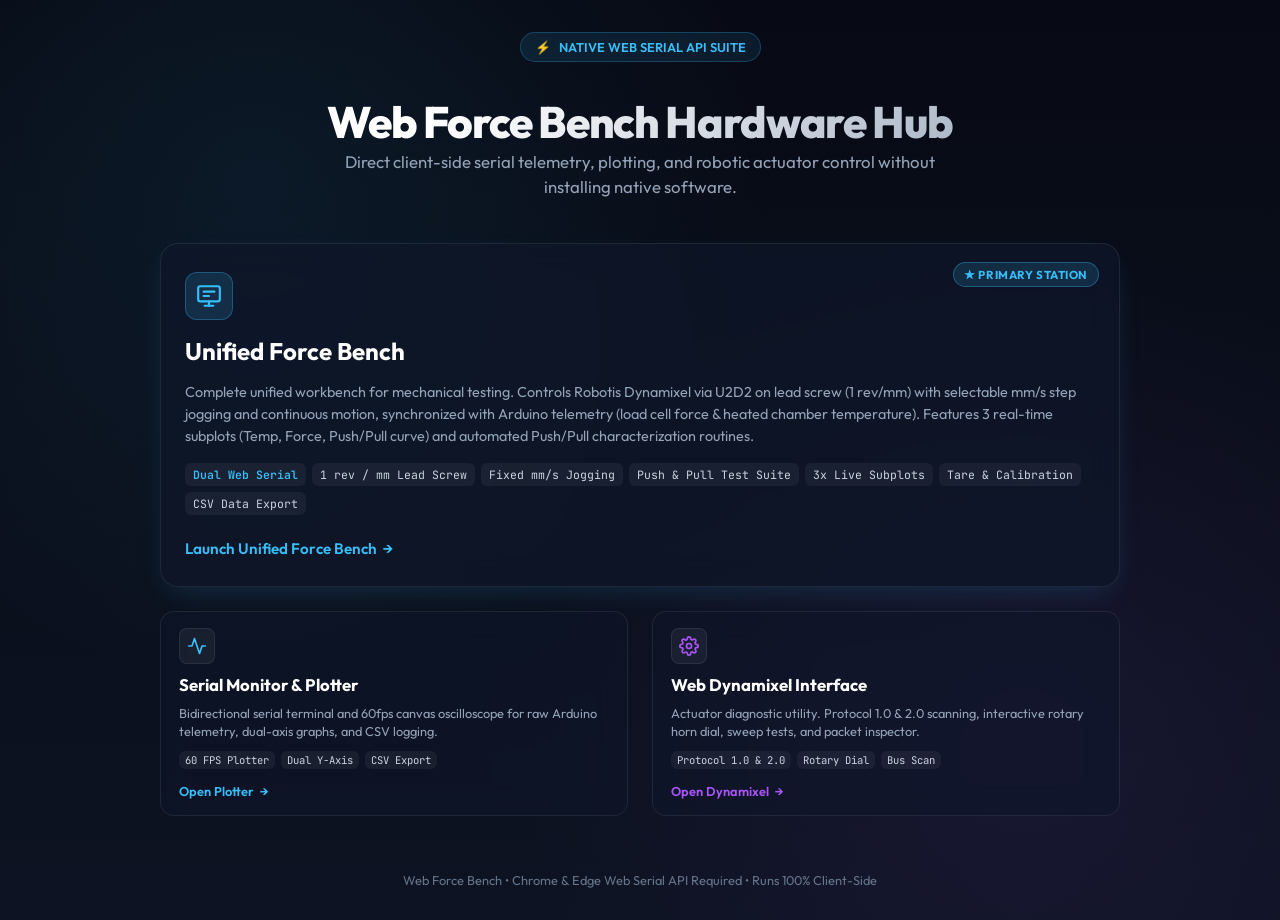
<file: index.html>
<!DOCTYPE html>
<html lang="en">
<head>
  <meta charset="UTF-8">
  <meta name="viewport" content="width=device-width, initial-scale=1.0">
  <title>Web Force Bench - Hardware Suite</title>
  <meta name="description" content="Browser-native Web Serial hardware tools: Serial Monitor & Real-Time Plotter and Robotis Dynamixel Smart Actuator Controller.">
  
  <link rel="preconnect" href="https://fonts.googleapis.com">
  <link rel="preconnect" href="https://fonts.gstatic.com" crossorigin>
  <link href="https://fonts.googleapis.com/css2?family=JetBrains+Mono:wght@400;600&family=Outfit:wght@400;500;600;700;800&display=swap" rel="stylesheet">

  <style>
    :root {
      --font-main: 'Outfit', sans-serif;
      --font-mono: 'JetBrains Mono', monospace;
      --bg: #070a14;
      --card-bg: rgba(15, 23, 42, 0.7);
      --border: rgba(255, 255, 255, 0.08);
      --accent-cyan: #38bdf8;
      --accent-purple: #a855f7;
      --accent-emerald: #10b981;
    }

    * { box-sizing: border-box; margin: 0; padding: 0; }

    body {
      font-family: var(--font-main);
      background-color: var(--bg);
      background-image: 
        radial-gradient(circle at 20% 20%, rgba(56, 189, 248, 0.08) 0%, transparent 40%),
        radial-gradient(circle at 80% 80%, rgba(168, 85, 247, 0.08) 0%, transparent 40%),
        linear-gradient(180deg, #070a14 0%, #0d1322 100%);
      color: #f1f5f9;
      min-height: 100vh;
      display: flex;
      flex-direction: column;
      align-items: center;
      justify-content: center;
      padding: 32px 20px;
    }

    .container {
      max-width: 960px;
      width: 100%;
      display: flex;
      flex-direction: column;
      gap: 32px;
      text-align: center;
    }

    .hero-badge {
      display: inline-flex;
      align-items: center;
      gap: 8px;
      padding: 6px 14px;
      border-radius: 20px;
      font-size: 0.8rem;
      font-weight: 600;
      background: rgba(56, 189, 248, 0.1);
      border: 1px solid rgba(56, 189, 248, 0.25);
      color: var(--accent-cyan);
      margin: 0 auto;
    }

    h1 {
      font-size: 2.75rem;
      font-weight: 800;
      letter-spacing: -0.03em;
      background: linear-gradient(135deg, #ffffff 30%, #94a3b8 100%);
      -webkit-background-clip: text;
      -webkit-text-fill-color: transparent;
    }

    p.subtitle {
      color: #94a3b8;
      font-size: 1.05rem;
      max-width: 600px;
      margin: 0 auto;
      line-height: 1.5;
    }

    .grid {
      display: grid;
      grid-template-columns: 1fr 1fr;
      gap: 24px;
      margin-top: 12px;
    }

    .card-featured {
      grid-column: 1 / -1;
      border-color: rgba(56, 189, 248, 0.4);
      background: linear-gradient(135deg, rgba(15, 23, 42, 0.85) 0%, rgba(30, 41, 59, 0.75) 100%);
      box-shadow: 0 10px 30px -10px rgba(56, 189, 248, 0.2);
    }

    .card-featured:hover {
      border-color: var(--accent-cyan);
      box-shadow: 0 20px 45px -10px rgba(56, 189, 248, 0.4);
    }

    .card-unified {
      --card-accent: #38bdf8;
      --card-glow: rgba(56, 189, 248, 0.35);
    }

    .featured-badge {
      position: absolute;
      top: 18px;
      right: 20px;
      padding: 4px 10px;
      background: rgba(56, 189, 248, 0.15);
      border: 1px solid rgba(56, 189, 248, 0.35);
      border-radius: 20px;
      font-size: 0.72rem;
      font-weight: 700;
      color: #38bdf8;
      letter-spacing: 0.05em;
      text-transform: uppercase;
    }

    @media (max-width: 768px) {
      .grid { grid-template-columns: 1fr; }
      .card-featured { grid-column: 1; }
      h1 { font-size: 2rem; }
    }

    .hub-card {
      background: var(--card-bg);
      backdrop-filter: blur(16px);
      border: 1px solid var(--border);
      border-radius: 18px;
      padding: 28px 24px;
      text-align: left;
      text-decoration: none;
      color: inherit;
      display: flex;
      flex-direction: column;
      gap: 16px;
      transition: all 0.3s cubic-bezier(0.16, 1, 0.3, 1);
      position: relative;
      overflow: hidden;
    }

    .hub-card::before {
      content: '';
      position: absolute;
      top: 0; left: 0; right: 0; height: 3px;
      background: linear-gradient(90deg, transparent, var(--card-accent), transparent);
      opacity: 0;
      transition: opacity 0.3s ease;
    }

    .hub-card:hover {
      transform: translateY(-4px);
      border-color: rgba(255, 255, 255, 0.2);
      box-shadow: 0 16px 40px -10px rgba(0, 0, 0, 0.6), 0 0 24px -4px var(--card-glow);
    }

    .hub-card:hover::before {
      opacity: 1;
    }

    .card-compact {
      padding: 16px 18px;
      gap: 10px;
      border-radius: 14px;
      background: rgba(15, 23, 42, 0.55);
    }

    .card-compact .card-icon {
      width: 36px;
      height: 36px;
      border-radius: 8px;
    }

    .card-compact .card-icon svg {
      width: 20px;
      height: 20px;
    }

    .card-compact .card-title {
      font-size: 1.05rem;
    }

    .card-compact .card-desc {
      font-size: 0.8rem;
      line-height: 1.4;
    }

    .card-compact .tag {
      font-size: 0.66rem;
      padding: 2px 6px;
    }

    .card-compact .card-action {
      font-size: 0.8rem;
      margin-top: 4px;
    }

    .card-1 {
      --card-accent: #38bdf8;
      --card-glow: rgba(56, 189, 248, 0.2);
    }

    .card-2 {
      --card-accent: #a855f7;
      --card-glow: rgba(168, 85, 247, 0.2);
    }

    .card-icon {
      width: 48px;
      height: 48px;
      border-radius: 12px;
      display: flex;
      align-items: center;
      justify-content: center;
      background: rgba(255, 255, 255, 0.05);
      border: 1px solid var(--border);
    }

    .card-icon svg {
      width: 26px;
      height: 26px;
    }

    .card-title {
      font-size: 1.35rem;
      font-weight: 700;
      color: #fff;
    }

    .card-desc {
      font-size: 0.9rem;
      color: #94a3b8;
      line-height: 1.5;
      flex: 1;
    }

    .tag-list {
      display: flex;
      flex-wrap: wrap;
      gap: 6px;
    }

    .tag {
      font-family: var(--font-mono);
      font-size: 0.72rem;
      padding: 4px 8px;
      border-radius: 6px;
      background: rgba(255, 255, 255, 0.05);
      color: #cbd5e1;
    }

    .card-action {
      font-size: 0.88rem;
      font-weight: 600;
      color: var(--card-accent);
      display: flex;
      align-items: center;
      gap: 6px;
      margin-top: 8px;
    }

    footer {
      margin-top: 24px;
      font-size: 0.8rem;
      color: #64748b;
    }
  </style>
</head>
<body>

  <div class="container">
    <div class="hero-badge">
      <span>⚡</span>
      <span>NATIVE WEB SERIAL API SUITE</span>
    </div>

    <div>
      <h1>Web Force Bench Hardware Hub</h1>
      <p class="subtitle">Direct client-side serial telemetry, plotting, and robotic actuator control without installing native software.</p>
    </div>

    <div class="grid">
      <!-- Card Unified: Unified Force Bench (Primary Flagship App) -->
      <a href="UnifiedForceBench/" class="hub-card card-featured card-unified">
        <span class="featured-badge">★ Primary Station</span>
        <div class="card-icon" style="background: rgba(56, 189, 248, 0.15); border-color: rgba(56, 189, 248, 0.3);">
          <svg viewBox="0 0 24 24" fill="none" stroke="#38bdf8" stroke-width="2" stroke-linecap="round" stroke-linejoin="round">
            <rect x="2" y="3" width="20" height="14" rx="2" ry="2"></rect>
            <line x1="8" y1="21" x2="16" y2="21"></line>
            <line x1="12" y1="17" x2="12" y2="21"></line>
            <path d="M7 8h10M7 12h5"></path>
          </svg>
        </div>
        <div class="card-title" style="font-size: 1.5rem;">Unified Force Bench</div>
        <div class="card-desc">
          Complete unified workbench for mechanical testing. Controls Robotis Dynamixel via U2D2 on lead screw (1 rev/mm) with selectable mm/s step jogging and continuous motion, synchronized with Arduino telemetry (load cell force & heated chamber temperature). Features 3 real-time subplots (Temp, Force, Push/Pull curve) and automated Push/Pull characterization routines.
        </div>
        <div class="tag-list">
          <span class="tag" style="color: var(--accent-cyan); font-weight: 600;">Dual Web Serial</span>
          <span class="tag">1 rev / mm Lead Screw</span>
          <span class="tag">Fixed mm/s Jogging</span>
          <span class="tag">Push &amp; Pull Test Suite</span>
          <span class="tag">3x Live Subplots</span>
          <span class="tag">Tare &amp; Calibration</span>
          <span class="tag">CSV Data Export</span>
        </div>
        <div class="card-action" style="font-size: 0.95rem;">
          <span>Launch Unified Force Bench</span>
          <span>→</span>
        </div>
      </a>

      <!-- Card 1: WebSerialMonitorPlotter (Compact Utility) -->
      <a href="WebSerialMonitorPlotter/" class="hub-card card-1 card-compact">
        <div class="card-icon">
          <svg viewBox="0 0 24 24" fill="none" stroke="#38bdf8" stroke-width="2" stroke-linecap="round" stroke-linejoin="round">
            <polyline points="22 12 18 12 15 21 9 3 6 12 2 12"></polyline>
          </svg>
        </div>
        <div class="card-title">Serial Monitor &amp; Plotter</div>
        <div class="card-desc">
          Bidirectional serial terminal and 60fps canvas oscilloscope for raw Arduino telemetry, dual-axis graphs, and CSV logging.
        </div>
        <div class="tag-list">
          <span class="tag">60 FPS Plotter</span>
          <span class="tag">Dual Y-Axis</span>
          <span class="tag">CSV Export</span>
        </div>
        <div class="card-action">
          <span>Open Plotter</span>
          <span>→</span>
        </div>
      </a>

      <!-- Card 2: WebDynamixelInterface (Compact Utility) -->
      <a href="WebDynamixelInterface/" class="hub-card card-2 card-compact">
        <div class="card-icon">
          <svg viewBox="0 0 24 24" fill="none" stroke="#a855f7" stroke-width="2" stroke-linecap="round" stroke-linejoin="round">
            <circle cx="12" cy="12" r="3"></circle>
            <path d="M19.4 15a1.65 1.65 0 0 0 .33 1.82l.06.06a2 2 0 0 1 0 2.83 2 2 0 0 1-2.83 0l-.06-.06a1.65 1.65 0 0 0-1.82-.33 1.65 1.65 0 0 0-1 1.51V21a2 2 0 0 1-2 2 2 2 0 0 1-2-2v-.09A1.65 1.65 0 0 0 9 19.4a1.65 1.65 0 0 0-1.82.33l-.06.06a2 2 0 0 1-2.83 0 2 2 0 0 1 0-2.83l.06-.06a1.65 1.65 0 0 0 .33-1.82 1.65 1.65 0 0 0-1.51-1H3a2 2 0 0 1-2-2 2 2 0 0 1 2-2h.09A1.65 1.65 0 0 0 4.6 9a1.65 1.65 0 0 0-.33-1.82l-.06-.06a2 2 0 0 1 0-2.83 2 2 0 0 1 2.83 0l.06.06a1.65 1.65 0 0 0 1.82.33H9a1.65 1.65 0 0 0 1-1.51V3a2 2 0 0 1 2-2 2 2 0 0 1 2 2v.09a1.65 1.65 0 0 0 1 1.51 1.65 1.65 0 0 0 1.82-.33l.06-.06a2 2 0 0 1 2.83 0 2 2 0 0 1 0 2.83l-.06.06a1.65 1.65 0 0 0-.33 1.82V9a1.65 1.65 0 0 0 1.51 1H21a2 2 0 0 1 2 2 2 2 0 0 1-2 2h-.09a1.65 1.65 0 0 0-1.51 1z"></path>
          </svg>
        </div>
        <div class="card-title">Web Dynamixel Interface</div>
        <div class="card-desc">
          Actuator diagnostic utility. Protocol 1.0 &amp; 2.0 scanning, interactive rotary horn dial, sweep tests, and packet inspector.
        </div>
        <div class="tag-list">
          <span class="tag">Protocol 1.0 &amp; 2.0</span>
          <span class="tag">Rotary Dial</span>
          <span class="tag">Bus Scan</span>
        </div>
        <div class="card-action">
          <span>Open Dynamixel</span>
          <span>→</span>
        </div>
      </a>
    </div>

    <footer>
      Web Force Bench &bull; Chrome & Edge Web Serial API Required &bull; Runs 100% Client-Side
    </footer>
  </div>

</body>
</html>
</file>
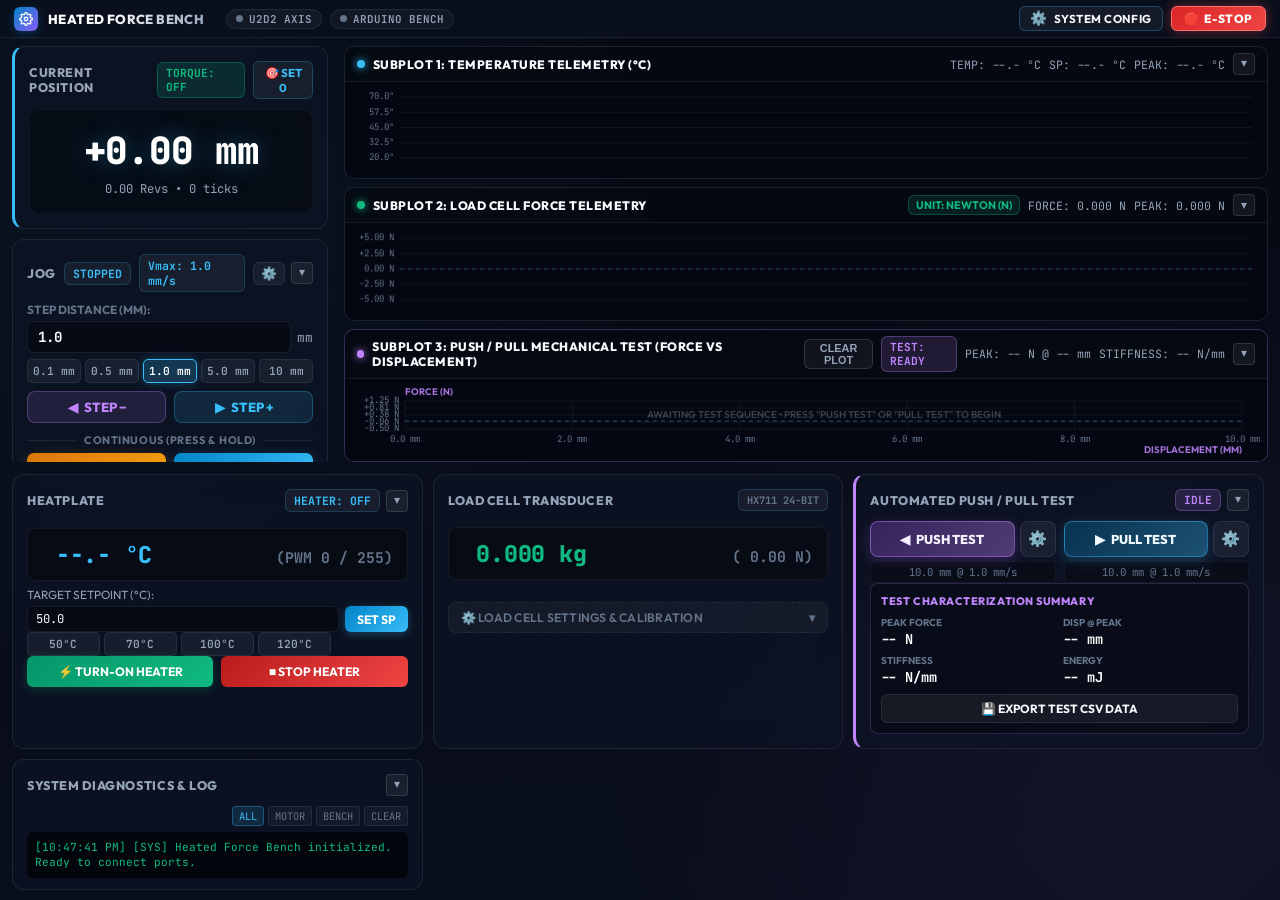
<file: UnifiedForceBench/index.html>
<!DOCTYPE html>
<html lang="en">
<head>
  <meta charset="UTF-8">
  <meta name="viewport" content="width=device-width, initial-scale=1.0">
  <title>Heated Force Bench</title>
  <meta name="description" content="Unified Web Serial hardware controller for U2D2 Robotis Dynamixel lead-screw actuator and Arduino Heated Force-Bench loadcell telemetry.">

  <!-- Typography: Outfit & JetBrains Mono -->
  <link rel="preconnect" href="https://fonts.googleapis.com">
  <link rel="preconnect" href="https://fonts.gstatic.com" crossorigin>
  <link href="https://fonts.googleapis.com/css2?family=JetBrains+Mono:wght@400;500;600;700&family=Outfit:wght@400;500;600;700;800&display=swap" rel="stylesheet">

  <link rel="stylesheet" href="style.css">
</head>
<body>

  <!-- Thin Global Header -->
  <header class="app-header thin-header">
    <div class="brand-group-compact">
      <div class="brand-icon-sm">
        <svg viewBox="0 0 24 24" fill="none" stroke="currentColor" stroke-width="2.2" stroke-linecap="round" stroke-linejoin="round">
          <circle cx="12" cy="12" r="3"></circle>
          <path d="M19.4 15a1.65 1.65 0 0 0 .33 1.82l.06.06a2 2 0 0 1 0 2.83 2 2 0 0 1-2.83 0l-.06-.06a1.65 1.65 0 0 0-1.82-.33 1.65 1.65 0 0 0-1 1.51V21a2 2 0 0 1-2 2 2 2 0 0 1-2-2v-.09A1.65 1.65 0 0 0 9 19.4a1.65 1.65 0 0 0-1.82.33l-.06.06a2 2 0 0 1-2.83 0 2 2 0 0 1 0-2.83l.06-.06a1.65 1.65 0 0 0 .33-1.82 1.65 1.65 0 0 0-1.51-1H3a2 2 0 0 1-2-2 2 2 0 0 1 2-2h.09A1.65 1.65 0 0 0 4.6 9a1.65 1.65 0 0 0-.33-1.82l-.06-.06a2 2 0 0 1 0-2.83 2 2 0 0 1 2.83 0l.06.06a1.65 1.65 0 0 0 1.82.33H9a1.65 1.65 0 0 0 1-1.51V3a2 2 0 0 1 2-2 2 2 0 0 1 2 2v.09a1.65 1.65 0 0 0 1 1.51 1.65 1.65 0 0 0 1.82-.33l.06-.06a2 2 0 0 1 2.83 0 2 2 0 0 1 0 2.83l-.06.06a1.65 1.65 0 0 0-.33 1.82V9a1.65 1.65 0 0 0 1.51 1H21a2 2 0 0 1 2 2 2 2 0 0 1-2 2h-.09a1.65 1.65 0 0 0-1.51 1z"></path>
        </svg>
      </div>
      <span class="brand-title-compact">HEATED FORCE BENCH</span>

      <!-- Fast Status Indicators in Header -->
      <div class="nav-status-group">
        <button class="nav-status-pill" id="pillNavMotor" title="Click to open U2D2 / Dynamixel connection setup">
          <span class="nav-dot" id="dotNavMotor"></span>
          <span>U2D2 AXIS</span>
        </button>
        <button class="nav-status-pill" id="pillNavArduino" title="Click to open Arduino Loadcell Bench connection setup">
          <span class="nav-dot" id="dotNavArduino"></span>
          <span>ARDUINO BENCH</span>
        </button>
      </div>
    </div>

    <!-- Right Header Actions (Above Right Column/Tab): System Config Gear & Master Emergency Stop -->
    <div class="header-right-actions">
      <button id="btnSystemConfig" class="btn-system-config" title="System Hardware Configuration & USB Port Connections">
        <span class="gear-icon">⚙️</span>
        <span>SYSTEM CONFIG</span>
      </button>

      <button id="btnEmergencyStop" class="btn-estop-compact" title="Immediately Disarm Motor Torque and Shut Off Heater PWM">
        <span>🛑</span>
        <span>E-STOP</span>
      </button>
    </div>
  </header>

  <!-- Main Multi-Column Workspace -->
  <main class="main-layout">

    <!-- Left Column: Lead Screw Axis Motion Controller -->
    <section class="panel-column motion-column">
      
      <!-- Live Linear Position Readout -->
      <div class="glass-box highlight-box">
        <div class="box-title-row">
          <div style="display: flex; align-items: center; gap: 8px;">
            <span class="box-title">CURRENT POSITION</span>
            <span class="badge-emerald" id="badgeTorqueState">TORQUE: OFF</span>
          </div>
          <div style="display: flex; align-items: center; gap: 6px;">
            <button id="btnSoftwareZero" class="btn-icon-text" title="Software Set 0: Offset display and logging to 0.00 mm without sending packets to Dynamixel">🎯 SET 0</button>
            <button id="btnClearSoftwareZero" class="btn-icon-subtle" title="Clear software offset back to hardware absolute position" style="display: none;">✕</button>
          </div>
        </div>
        <div class="position-hero">
          <div class="pos-main" id="dispLinearMm">+0.00 mm</div>
          <div class="pos-sub">
            <span id="dispRevs">0.00 Revs</span> &bull;
            <span id="dispTicks">0 ticks</span>
            <span id="dispSoftwareOffsetNote" style="display: none; color: var(--accent-cyan); font-weight: 600; margin-left: 6px;">(Offset: +0.00 mm)</span>
          </div>
        </div>
      </div>

      <!-- Jog Controls (Preset Distance Steps & Continuous Hold at Vmax) -->
      <div class="glass-box collapsible-card">
        <div class="box-title-row card-collapse-header">
          <div style="display: flex; align-items: center; gap: 8px;">
            <span class="box-title">JOG</span>
            <span class="val-pill" id="dispContinuousState">STOPPED</span>
            <span class="val-pill" id="dispCurrentSpeed" title="Click to configure Jog Speed (Vmax)" style="cursor: pointer;">Vmax: 1.0 mm/s</span>
          </div>
          <div style="display: flex; align-items: center; gap: 6px;">
            <button id="btnOpenSpeedModal" class="btn-icon-subtle btn-gear-icon" title="Configure Jog Speed (Vmax)"><span class="gear-icon">⚙️</span></button>
            <button class="btn-card-toggle" title="Collapse / Expand Setting">▾</button>
          </div>
        </div>
        
        <div class="card-collapsible-body">
          <!-- Incremental Step Distance -->
          <div class="form-row">
            <label for="inputCustomJogStep" style="font-size: 0.74rem; font-weight: 700; color: var(--text-dim);">STEP DISTANCE (MM):</label>
            <div style="display: flex; gap: 6px; align-items: center;">
              <input type="number" id="inputCustomJogStep" class="input-dark" value="1.0" min="0.01" max="100" step="0.1" style="flex: 1; font-weight: 700; font-size: 0.88rem; padding: 6px 10px;">
              <span style="font-family: var(--font-mono); font-size: 0.8rem; color: var(--text-secondary);">mm</span>
            </div>
          </div>

          <div class="quick-preset-row" style="grid-template-columns: repeat(5, 1fr); margin-top: 6px;">
            <button class="preset-btn jog-step-preset" data-step="0.1">0.1 mm</button>
            <button class="preset-btn jog-step-preset" data-step="0.5">0.5 mm</button>
            <button class="preset-btn jog-step-preset active" data-step="1.0">1.0 mm</button>
            <button class="preset-btn jog-step-preset" data-step="5.0">5.0 mm</button>
            <button class="preset-btn jog-step-preset" data-step="10.0">10 mm</button>
          </div>

          <div class="dual-btn-row" style="margin-top: 8px;">
            <button id="btnCustomJogRev" class="btn-step-rev" title="Jog reverse (-) by selected distance step">
              <span>◀</span>
              <span>STEP &minus;</span>
            </button>
            <button id="btnCustomJogFwd" class="btn-step-fwd" title="Jog forward (+) by selected distance step">
              <span>▶</span>
              <span>STEP +</span>
            </button>
          </div>

          <!-- Continuous Hold-to-Jog at Vmax -->
          <div style="display: flex; align-items: center; gap: 8px; margin-top: 10px; margin-bottom: 6px;">
            <div style="height: 1px; flex: 1; background: var(--border);"></div>
            <span style="font-size: 0.68rem; font-weight: 700; color: var(--text-dim); letter-spacing: 0.05em;">CONTINUOUS (PRESS &amp; HOLD)</span>
            <div style="height: 1px; flex: 1; background: var(--border);"></div>
          </div>

          <div class="continuous-btn-group" style="grid-template-columns: 1fr 1fr;">
            <button id="btnContinuousRev" class="btn-continuous btn-rewind" title="Hold button to continuously advance target reverse (-) at Vmax. Release to stop immediately.">
              <span>◀◀</span>
              <span>REV (-)</span>
            </button>
            <button id="btnContinuousFwd" class="btn-continuous btn-forward" title="Hold button to continuously advance target forward (+) at Vmax. Release to stop immediately.">
              <span>▶▶</span>
              <span>FWD (+)</span>
            </button>
          </div>
          <div style="font-size: 0.65rem; color: var(--text-dim); margin-top: 5px; text-align: center;">
            Press &amp; hold to stream motion at Vmax. Release to stop immediately.
          </div>
        </div>
      </div>

      <!-- Origin & Multi-Turn Encoder Tools -->
      <div class="glass-box collapsible-card">
        <div class="box-title-row card-collapse-header">
          <span class="box-title">ORIGIN & HARDWARE TOOLS</span>
          <button class="btn-card-toggle" title="Collapse / Expand Setting">▾</button>
        </div>
        <div class="card-collapsible-body">
          <div class="tools-btn-grid">
            <button id="btnResetEncoder" class="btn-tool btn-tool-purple" title="Execute Protocol 2.0 Clear (0x10) instruction to zero multi-turn encoder at current location">
              <span>🔄</span>
              <span>RESET ENCODER (0 MM)</span>
            </button>
            <button id="btnGotoOrigin" class="btn-tool" title="Rotate carriage directly to 0.0 mm origin">
              <span>📍</span>
              <span>GOTO 0.0 MM</span>
            </button>
            <button id="btnToggleTorque" class="btn-tool" title="Arm or Disarm Motor Torque">
              <span>⚡</span>
              <span id="labelToggleTorque">ARM TORQUE</span>
            </button>
            <button id="btnHomingOffset" class="btn-tool" title="Read current actuator hardware registers">
              <span>📋</span>
              <span>READ REGS</span>
            </button>
          </div>
        </div>
      </div>

    </section>

    <!-- Center Column: Triple Subplots Oscilloscope -->
    <section class="panel-column plot-column">
      
      <!-- Subplot 1: Temperature vs Time -->
      <div class="plot-card" id="cardPlotTemp">
        <div class="plot-card-header">
          <div class="plot-title-group">
            <span class="plot-dot dot-cyan"></span>
            <span class="plot-name">SUBPLOT 1: TEMPERATURE TELEMETRY (&deg;C)</span>
          </div>
          <div class="plot-meta-group">
            <span class="plot-stat" id="statLiveTemp">TEMP: --.- &deg;C</span>
            <span class="plot-stat" id="statLiveSp">SP: --.- &deg;C</span>
            <span class="plot-stat" id="statPeakTemp">PEAK: --.- &deg;C</span>
            <button class="btn-card-toggle" title="Collapse / Expand Subplot" data-target="cardPlotTemp">▾</button>
          </div>
        </div>
        <div class="canvas-wrapper">
          <canvas id="canvasTempPlot"></canvas>
        </div>
      </div>

      <!-- Subplot 2: Force / Weight vs Time -->
      <div class="plot-card" id="cardPlotForce">
        <div class="plot-card-header">
          <div class="plot-title-group">
            <span class="plot-dot dot-emerald"></span>
            <span class="plot-name">SUBPLOT 2: LOAD CELL FORCE TELEMETRY</span>
          </div>
          <div class="plot-meta-group">
            <button id="btnToggleUnits" class="btn-unit-toggle" title="Toggle between Newtons (N) and Kilograms (kg)">UNIT: NEWTON (N)</button>
            <span class="plot-stat" id="statLiveForce">FORCE: 0.000 N</span>
            <span class="plot-stat" id="statPeakForce">PEAK: 0.000 N</span>
            <button class="btn-card-toggle" title="Collapse / Expand Subplot" data-target="cardPlotForce">▾</button>
          </div>
        </div>
        <div class="canvas-wrapper">
          <canvas id="canvasForcePlot"></canvas>
        </div>
      </div>

      <!-- Subplot 3: Push / Pull Test (Force vs Displacement) -->
      <div class="plot-card reserved-plot-card" id="cardPlotPushPull">
        <div class="plot-card-header">
          <div class="plot-title-group">
            <span class="plot-dot dot-purple"></span>
            <span class="plot-name">SUBPLOT 3: PUSH / PULL MECHANICAL TEST (FORCE VS DISPLACEMENT)</span>
          </div>
          <div class="plot-meta-group">
            <button id="btnClearPushPullPlot" class="btn-clear-plot" title="Clear Push/Pull mechanical plot data">CLEAR PLOT</button>
            <span class="badge-purple" id="badgeTestState">TEST: READY</span>
            <span class="plot-stat" id="statTestPeak">PEAK: -- N @ -- mm</span>
            <span class="plot-stat" id="statTestStiffness">STIFFNESS: -- N/mm</span>
            <button class="btn-card-toggle" title="Collapse / Expand Subplot" data-target="cardPlotPushPull">▾</button>
          </div>
        </div>
        <div class="canvas-wrapper">
          <canvas id="canvasPushPullPlot"></canvas>
        </div>
      </div>

    </section>

    <!-- Right Column: Thermal Chamber & Automated Push/Pull Runner -->
    <section class="panel-column controls-column">

      <!-- Heatplate Control -->
      <div class="glass-box collapsible-card">
        <div class="box-title-row card-collapse-header">
          <span class="box-title">HEATPLATE</span>
          <div style="display: flex; align-items: center; gap: 6px;">
            <span class="val-pill" id="dispHeaterState">HEATER: OFF</span>
            <button class="btn-card-toggle" title="Collapse / Expand Setting">▾</button>
          </div>
        </div>

        <div class="card-collapsible-body">
          <!-- Live Heatplate Readout Display Underneath (same layout as load cell) -->
          <div class="temp-hero">
            <div class="temp-val-main" id="dispChamberTemp"> --.- °C</div>
            <div class="temp-val-sub" id="dispChamberPwm">(PWM 0 / 255)</div>
          </div>

          <!-- Target Setpoint Input & Presets -->
          <div class="form-row">
            <label for="inputTempSetpoint">TARGET SETPOINT (&deg;C):</label>
            <div style="display: flex; gap: 6px; flex: 1;">
              <input type="number" id="inputTempSetpoint" class="input-dark" value="50.0" min="20" max="150" step="1" style="flex: 1;">
              <button id="btnSetTempSp" class="btn-primary-sm">SET SP</button>
            </div>
          </div>
          <div class="quick-preset-row">
            <button class="preset-btn" data-sp="50">50&deg;C</button>
            <button class="preset-btn" data-sp="70">70&deg;C</button>
            <button class="preset-btn" data-sp="100">100&deg;C</button>
            <button class="preset-btn" data-sp="120">120&deg;C</button>
          </div>

          <!-- Heater Actions -->
          <div class="dual-btn-row">
            <button id="btnStartHeater" class="btn-accent" title="Send START to Arduino to turn on heater">⚡ TURN-ON HEATER</button>
            <button id="btnStopHeater" class="btn-danger-sm" title="Send STOP to Arduino to shut off heater">■ STOP HEATER</button>
          </div>
        </div>
      </div>

      <!-- Load Cell Actions & Settings -->
      <div class="glass-box">
        <div class="box-title-row">
          <span class="box-title">LOAD CELL TRANSDUCER</span>
          <span class="val-pill" style="font-size: 0.65rem; color: var(--text-dim);">HX711 24-BIT</span>
        </div>

        <!-- Live Load Cell Readout Display Underneath -->
        <div class="loadcell-hero">
          <div class="loadcell-val-main" id="dispLoadcellWeight"> 0.000 kg</div>
          <div class="loadcell-val-sub" id="dispLoadcellForce">( 0.00 N)</div>
        </div>

        <!-- Collapsible Settings Toggle Button (Hidden by default to prevent accidental clicks) -->
        <button id="btnToggleLoadcellSettings" class="btn-toggle-settings" type="button" title="Click to show or hide sensitive Zero/Tare and Calibration settings">
          <span>⚙️ LOAD CELL SETTINGS & CALIBRATION</span>
          <span id="iconLoadcellSettingsArrow">▾</span>
        </button>

        <!-- Hidden Settings Drawer -->
        <div id="drawerLoadcellSettings" class="settings-drawer">
          <div class="settings-warning-note">
            <span>⚠️</span>
            <span>Tare or calibration directly alters sensor zero/scaling. Action confirmation is required.</span>
          </div>
          <div class="dual-btn-row">
            <button id="btnTareLoadcell" class="btn-danger-sm" title="Zero the HX711 load cell (Requires confirmation)">⚖️ TARE LOADCELL</button>
            <button id="btnCalibratePrompt" class="btn-subtle" title="Calibrate scale with known test weight (Requires confirmation)">📐 CALIBRATE SCALE</button>
          </div>
        </div>
      </div>

      <!-- Push / Pull Automated Mechanical Test Runner -->
      <div class="glass-box highlight-purple collapsible-card">
        <div class="box-title-row card-collapse-header">
          <span class="box-title">AUTOMATED PUSH / PULL TEST</span>
          <div style="display: flex; align-items: center; gap: 6px;">
            <span class="badge-purple" id="dispTestPhase">IDLE</span>
            <button class="btn-card-toggle" title="Collapse / Expand Setting">▾</button>
          </div>
        </div>

        <div class="card-collapsible-body">
          <!-- Dual Push / Pull Action Buttons with Individual Config Gears -->
          <div id="rowTestButtons" class="test-action-grid">
            <div class="test-btn-group">
              <div class="test-btn-row">
                <button id="btnStartPushTest" class="btn-test-action btn-push" title="Start automated push / compression test sequence (moves toward object &minus;)">
                  <span>◀</span>
                  <span>PUSH TEST</span>
                </button>
                <button id="btnConfigPushTest" class="btn-test-gear" title="Configure Push Test parameters"><span class="gear-icon">⚙️</span></button>
              </div>
              <div class="test-param-summary" id="summaryPushParams">10.0 mm @ 1.0 mm/s</div>
            </div>

            <div class="test-btn-group">
              <div class="test-btn-row">
                <button id="btnStartPullTest" class="btn-test-action btn-pull" title="Start automated pull / tension test sequence (moves away from object +)">
                  <span>▶</span>
                  <span>PULL TEST</span>
                </button>
                <button id="btnConfigPullTest" class="btn-test-gear" title="Configure Pull Test parameters"><span class="gear-icon">⚙️</span></button>
              </div>
              <div class="test-param-summary" id="summaryPullParams">10.0 mm @ 1.0 mm/s</div>
            </div>
          </div>

          <!-- Active Abort Button during Running Test -->
          <button id="btnAbortTest" class="btn-abort-test" style="display: none;" title="Abort the currently running mechanical test sequence">
            <span>🛑</span>
            <span>ABORT TEST RUN</span>
          </button>

          <!-- Test Results Card -->
          <div class="test-results-card" id="cardTestResults">
            <div class="results-header">TEST CHARACTERIZATION SUMMARY</div>
            <div class="results-grid">
              <div class="res-item">
                <span class="res-lbl" id="lblResPeakForce">PEAK FORCE</span>
                <span class="res-val" id="resPeakForce">-- N</span>
              </div>
              <div class="res-item">
                <span class="res-lbl">DISP @ PEAK</span>
                <span class="res-val" id="resPeakDisp">-- mm</span>
              </div>
              <div class="res-item">
                <span class="res-lbl">STIFFNESS</span>
                <span class="res-val" id="resStiffness">-- N/mm</span>
              </div>
              <div class="res-item">
                <span class="res-lbl">ENERGY</span>
                <span class="res-val" id="resEnergy">-- mJ</span>
              </div>
            </div>
            <button id="btnExportCsv" class="btn-csv" disabled>💾 EXPORT TEST CSV DATA</button>
          </div>
        </div>
      </div>

      <!-- Real-Time Terminal & Diagnostics -->
      <div class="glass-box terminal-box collapsible-card">
        <div class="box-title-row card-collapse-header">
          <span class="box-title">SYSTEM DIAGNOSTICS & LOG</span>
          <button class="btn-card-toggle" title="Collapse / Expand Terminal">▾</button>
        </div>
        <div class="card-collapsible-body">
          <div style="display: flex; justify-content: flex-end; margin-bottom: 6px;">
            <div class="filter-tabs">
              <button class="tab-btn active" data-filter="all">ALL</button>
              <button class="tab-btn" data-filter="motor">MOTOR</button>
              <button class="tab-btn" data-filter="bench">BENCH</button>
              <button id="btnClearTerm" class="tab-btn">CLEAR</button>
            </div>
          </div>
          <div class="terminal-log" id="termOutput"></div>
        </div>
      </div>

    </section>

  <!-- Modal Pop-up: Jog Speed Configuration (Vmax) -->
  <div class="modal-overlay" id="modalJogSpeed" aria-hidden="true">
    <div class="modal-dialog">
      <div class="modal-header">
        <div style="display: flex; align-items: center; gap: 8px;">
          <span style="font-size: 1.15rem;">⚙️</span>
          <span class="modal-title">JOG SPEED CONFIGURATION (VMAX)</span>
        </div>
        <button class="btn-modal-close" id="btnCloseSpeedModal" title="Close">✕</button>
      </div>

      <div class="modal-body">
        <div class="modal-notice">
          Actuator max mechanical limit: <strong>3.0 mm/s</strong> on 1.0 mm pitch lead screw. Continuous jog and step moves operate at this velocity.
        </div>

        <div class="form-row" style="margin-top: 14px;">
          <label for="selectJogSpeed" style="font-size: 0.74rem; font-weight: 700; color: var(--text-dim);">SPEED PRESET:</label>
          <select id="selectJogSpeed" class="input-dark" style="flex: 1; padding: 8px 12px; font-weight: 600; font-size: 0.84rem; cursor: pointer;">
            <option value="0.1">0.1 mm/s - Micro Feed</option>
            <option value="0.2">0.2 mm/s - Precision Creep</option>
            <option value="0.5">0.5 mm/s - Slow</option>
            <option value="1.0" selected>1.0 mm/s - Standard [Default]</option>
            <option value="1.5">1.5 mm/s - Moderate</option>
            <option value="2.0">2.0 mm/s - Medium Fast</option>
            <option value="2.5">2.5 mm/s - Fast Motion</option>
            <option value="3.0">3.0 mm/s - Maximum [Motor Limit]</option>
            <option value="custom">Custom Speed...</option>
          </select>
        </div>

        <div class="custom-speed-row" id="rowCustomSpeed" style="margin-top: 12px; display: flex; align-items: center; gap: 8px;">
          <label for="inputCustomSpeed" style="font-size: 0.74rem; font-weight: 700; color: var(--text-dim); min-width: 90px;">CUSTOM VMAX:</label>
          <input type="number" id="inputCustomSpeed" class="input-dark" value="1.0" min="0.05" max="3.0" step="0.1" style="width: 80px; padding: 7px 10px; font-weight: 700; font-size: 0.88rem;">
          <span style="font-family: var(--font-mono); font-size: 0.8rem; color: var(--text-secondary);">mm/s</span>
          <button id="btnApplyCustomSpeed" class="btn-subtle" style="margin-left: auto; padding: 7px 14px;">APPLY VMAX</button>
        </div>

        <div class="modal-footer" style="margin-top: 18px; display: flex; justify-content: flex-end; gap: 8px;">
          <button id="btnDoneSpeedModal" class="btn-primary-sm" style="padding: 8px 20px; font-size: 0.82rem; font-weight: 700;">DONE</button>
        </div>
      </div>
    </div>
  </div>

  <!-- Modal Pop-up: Automated Test Configuration (Push or Pull) -->
  <div class="modal-overlay" id="modalTestConfig" aria-hidden="true">
    <div class="modal-dialog">
      <div class="modal-header">
        <div style="display: flex; align-items: center; gap: 8px;">
          <span style="font-size: 1.15rem;">⚙️</span>
          <span class="modal-title" id="titleTestConfigModal">PUSH TEST CONFIGURATION</span>
        </div>
        <button class="btn-modal-close" id="btnCloseTestConfigModal" title="Close">✕</button>
      </div>

      <div class="modal-body">
        <div class="modal-notice" id="noticeTestConfigDirection">
          Configuring parameters for <strong>PUSH</strong> (Compression / Move toward object &minus;) mechanical test sequence.
        </div>

        <div class="test-param-grid" style="margin-top: 14px; grid-template-columns: 1fr 1fr 1fr; gap: 8px;">
          <div class="param-group">
            <label for="inputModalTestDistance" style="font-size: 0.68rem; font-weight: 700; color: var(--text-dim);">TRAVEL (MM):</label>
            <input type="number" id="inputModalTestDistance" class="input-dark" value="10.0" min="0.5" max="150" step="0.5" style="padding: 7px 10px; font-weight: 700; font-size: 0.88rem;">
          </div>
          <div class="param-group">
            <label for="inputModalTestSpeed" style="font-size: 0.68rem; font-weight: 700; color: var(--text-dim);">SPEED (MM/S):</label>
            <input type="number" id="inputModalTestSpeed" class="input-dark" value="1.0" min="0.1" max="3.0" step="0.1" style="padding: 7px 10px; font-weight: 700; font-size: 0.88rem;" title="Max 3.0 mm/s motor limit">
          </div>
          <div class="param-group">
            <label for="inputModalMaxForceLimit" style="font-size: 0.68rem; font-weight: 700; color: var(--text-dim);">LIMIT (N):</label>
            <input type="number" id="inputModalMaxForceLimit" class="input-dark" value="50.0" min="1" max="500" step="5" style="padding: 7px 10px; font-weight: 700; font-size: 0.88rem;">
          </div>
        </div>

        <div style="display: flex; flex-direction: column; gap: 8px; margin-top: 14px;">
          <label class="checkbox-row" for="checkModalAutoReturn">
            <input type="checkbox" id="checkModalAutoReturn">
            <span>Auto-return carriage to origin after test completes</span>
          </label>
          <label class="checkbox-row" for="checkModalAutoTare">
            <input type="checkbox" id="checkModalAutoTare" checked>
            <span>Auto-tare load cell right before motion begins</span>
          </label>
        </div>

        <div class="modal-footer" style="margin-top: 18px; display: flex; justify-content: flex-end; gap: 8px;">
          <button id="btnSaveTestConfigModal" class="btn-primary-sm" style="padding: 8px 20px; font-size: 0.82rem; font-weight: 700;">SAVE CONFIG</button>
        </div>
      </div>
    </div>
  </div>

  <!-- Modal Pop-up: System Configuration & Dual Hardware Connections -->
  <div class="modal-overlay" id="modalSystemConfig" aria-hidden="true">
    <div class="modal-dialog" style="max-width: 500px;">
      <div class="modal-header">
        <div style="display: flex; align-items: center; gap: 8px;">
          <span style="font-size: 1.15rem;">⚙️</span>
          <span class="modal-title">SYSTEM CONFIGURATION &amp; HARDWARE PORTS</span>
        </div>
        <button class="btn-modal-close" id="btnCloseSystemConfigModal" title="Close">✕</button>
      </div>

      <div class="modal-body">
        <div class="modal-notice">
          Dual Web Serial hardware communication: U2D2 Dynamixel lead-screw actuator &amp; Arduino Heated Loadcell Suite.
        </div>

        <div style="display: flex; flex-direction: column; gap: 12px; margin-top: 14px;">
          <!-- Port 1: U2D2 Dynamixel Motor -->
          <div class="port-card" id="cardMotorPort" style="padding: 10px 14px;">
            <div class="port-header">
              <span class="port-indicator" id="indMotor"></span>
              <span class="port-name" style="font-size: 0.74rem;">PORT 1: U2D2 DYNAMIXEL AXIS</span>
              <span class="port-usb-pill" id="pillMotorUsb" title="Target USB Device">VID:0403 PID:6014</span>
            </div>
            <div class="port-controls" style="margin-top: 8px;">
              <span class="port-baud-pill" title="Fixed Protocol Baud Rate">57,600 baud</span>
              <div style="display: flex; align-items: center; gap: 4px;">
                <span style="font-size: 0.68rem; color: var(--text-dim); font-weight: 700;">ID:</span>
                <input type="number" id="motorIdInput" class="port-input" value="1" min="1" max="253" title="Actuator ID" style="width: 45px; padding: 4px 6px;">
              </div>
              <button id="btnConnectMotor" class="btn-primary-sm" style="margin-left: auto; padding: 6px 14px;">CONNECT U2D2</button>
              <button id="btnPairMotor" class="btn-icon-subtle" title="Pair or choose a different USB port for U2D2">⇄</button>
            </div>
          </div>

          <!-- Port 2: Arduino Heated Force Bench -->
          <div class="port-card" id="cardArduinoPort" style="padding: 10px 14px;">
            <div class="port-header">
              <span class="port-indicator" id="indArduino"></span>
              <span class="port-name" style="font-size: 0.74rem;">PORT 2: ARDUINO FORCE-BENCH</span>
              <span class="port-usb-pill" id="pillArduinoUsb" title="Target USB Device">VID:1A86 PID:7523</span>
            </div>
            <div class="port-controls" style="margin-top: 8px;">
              <span class="port-baud-pill" title="Fixed Firmware Baud Rate">115,200 baud</span>
              <button id="btnConnectArduino" class="btn-primary-sm" style="margin-left: auto; padding: 6px 14px;">CONNECT ARDUINO</button>
              <button id="btnPairArduino" class="btn-icon-subtle" title="Pair or choose a different USB port for Arduino">⇄</button>
            </div>
          </div>
        </div>

        <div class="modal-footer" style="margin-top: 18px; display: flex; justify-content: flex-end;">
          <button id="btnDoneSystemConfigModal" class="btn-primary-sm" style="padding: 8px 22px; font-weight: 700;">DONE</button>
        </div>
      </div>
    </div>
  </div>

  <!-- Communication Libraries & Logic -->
  <script src="protocol.js"></script>
  <script src="app.js"></script>
</body>
</html>
</file>
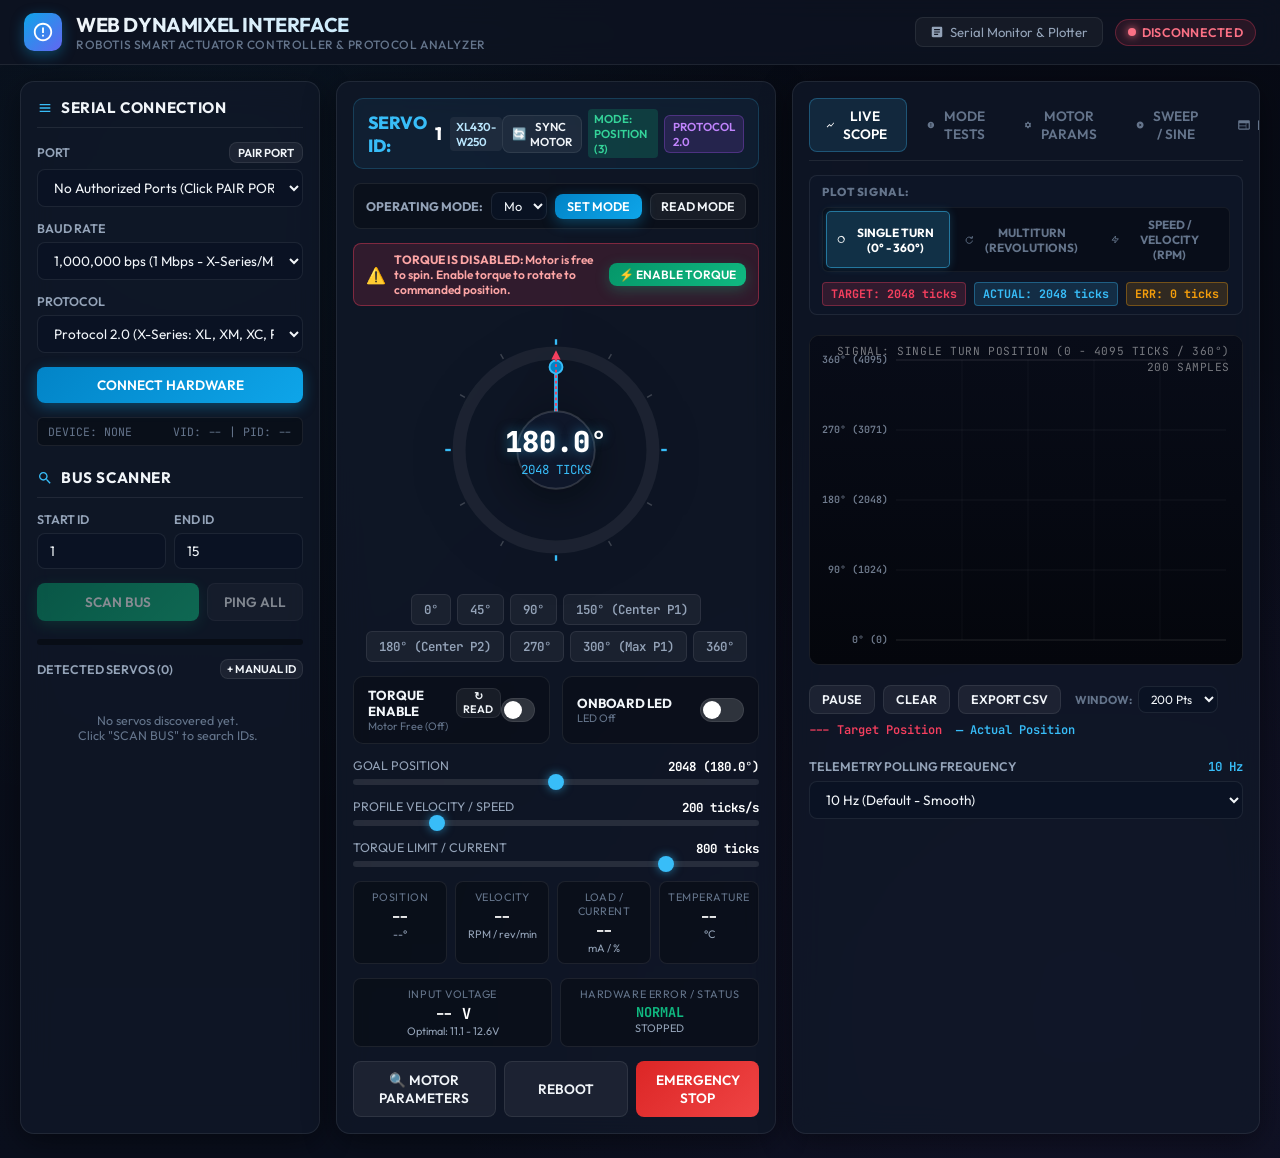
<file: Web Dynamixel Interface/index.html>
<!DOCTYPE html>
<html lang="en">
<head>
  <meta charset="UTF-8">
  <meta http-equiv="refresh" content="0; url=../WebDynamixelInterface/">
  <title>Redirecting to Web Dynamixel Interface...</title>
</head>
<body>
  <p>Redirecting to <a href="../WebDynamixelInterface/">Web Dynamixel Interface</a>...</p>
</body>
</html>
</file>
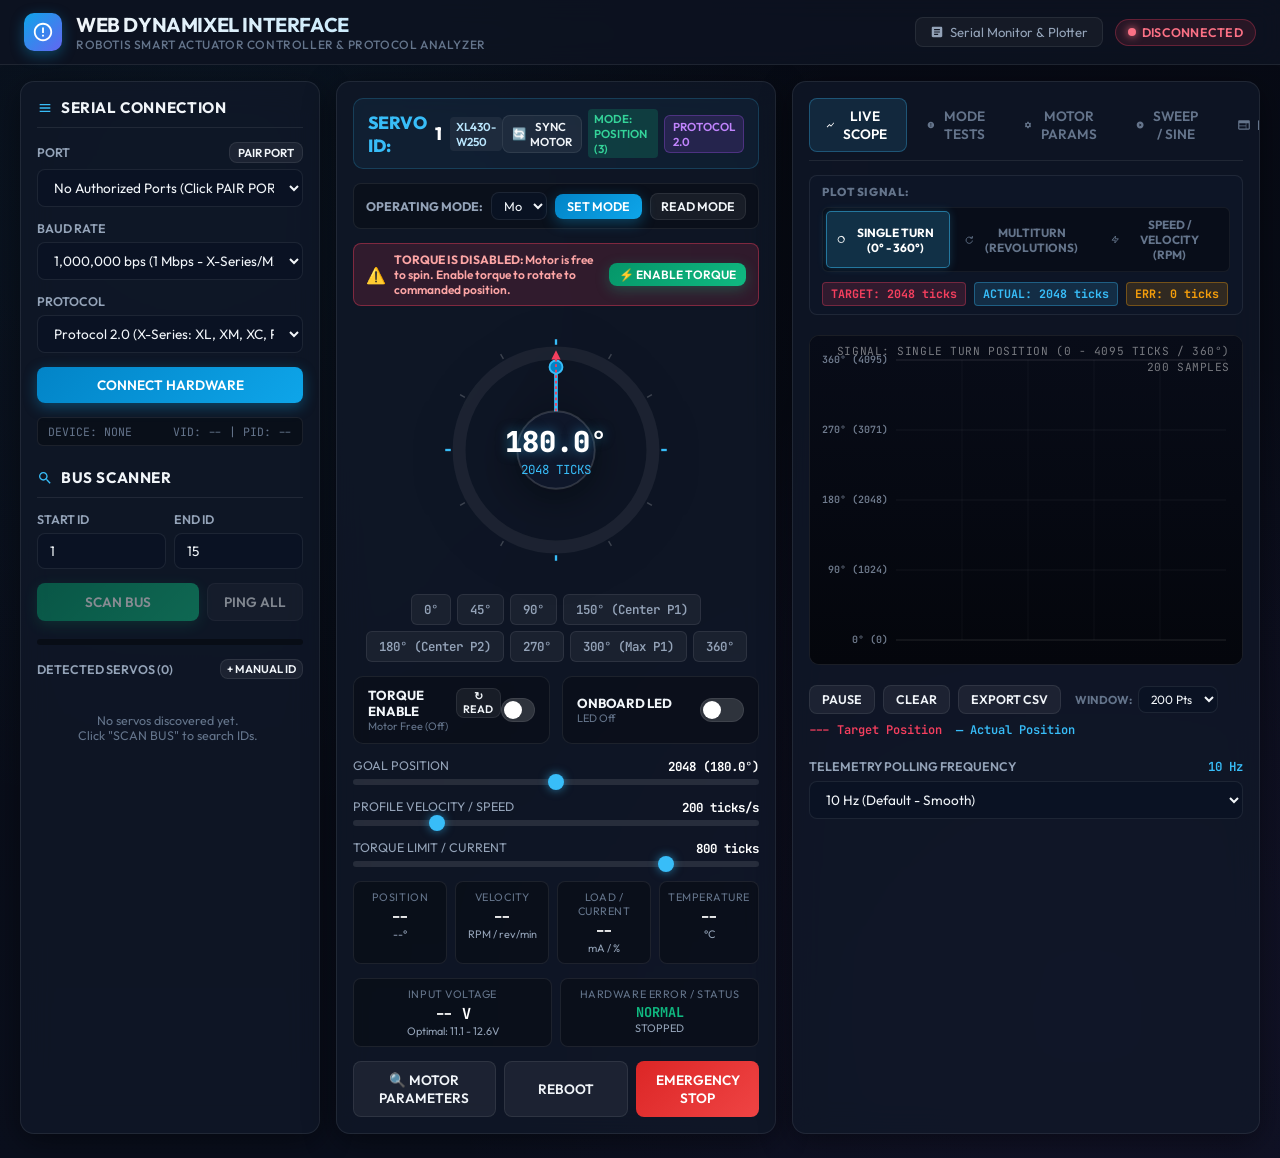
<file: WebDynamixelInterface/index.html>
<!DOCTYPE html>
<html lang="en">
<head>
  <meta charset="UTF-8">
  <meta name="viewport" content="width=device-width, initial-scale=1.0">
  <title>Web Dynamixel Interface - Smart Actuator Controller & Telemetry</title>
  <meta name="description" content="Next-generation browser interface for Robotis Dynamixel smart actuators using native Web Serial API. Control position, speed, torque, scan bus, and view real-time telemetry.">
  
  <!-- Fonts -->
  <link rel="preconnect" href="https://fonts.googleapis.com">
  <link rel="preconnect" href="https://fonts.gstatic.com" crossorigin>
  <link href="https://fonts.googleapis.com/css2?family=JetBrains+Mono:wght@400;500;600;700&family=Outfit:wght@400;500;600;700;800&display=swap" rel="stylesheet">
  
  <!-- Styles -->
  <link rel="stylesheet" href="style.css">
</head>
<body>

  <!-- Top Navigation Header -->
  <header class="app-header">
    <div class="brand-section">
      <div class="brand-logo-icon">
        <svg viewBox="0 0 24 24">
          <path d="M12 2C6.48 2 2 6.48 2 12s4.48 10 10 10 10-4.48 10-10S17.52 2 12 2zm0 18c-4.41 0-8-3.59-8-8s3.59-8 8-8 8 3.59 8 8-3.59 8-8 8zm-1-13h2v6h-2zm0 8h2v2h-2z"/>
        </svg>
      </div>
      <div>
        <h1 class="brand-title">WEB DYNAMIXEL INTERFACE</h1>
        <div class="brand-subtitle">ROBOTIS SMART ACTUATOR CONTROLLER & PROTOCOL ANALYZER</div>
      </div>
    </div>

    <div class="header-actions">
      <a href="../WebSerialMonitorPlotter/" class="nav-link-btn" title="Go to Serial Monitor & Real-Time Plotter">
        <svg width="14" height="14" viewBox="0 0 24 24" fill="currentColor">
          <path d="M19 3H5c-1.1 0-2 .9-2 2v14c0 1.1.9 2 2 2h14c1.1 0 2-.9 2-2V5c0-1.1-.9-2-2-2zm-5 14H7v-2h7v2zm3-4H7v-2h10v2zm0-4H7V7h10v2z"/>
        </svg>
        Serial Monitor & Plotter
      </a>

      <div class="status-badge" id="connStatusBadge">
        <span class="status-dot"></span>
        <span id="connStatusText">DISCONNECTED</span>
      </div>
    </div>
  </header>

  <!-- Main Container -->
  <main class="app-container">

    <!-- ====================================================================
         LEFT COLUMN: Hardware Connection & Bus Scanner
         ==================================================================== -->
    <aside class="glass-panel panel-left">
      <div class="panel-header">
        <span class="panel-title">
          <svg viewBox="0 0 24 24"><path d="M4 6h16v2H4zm0 5h16v2H4zm0 5h16v2H4z"/></svg>
          SERIAL CONNECTION
        </span>
      </div>

      <!-- Port Selection -->
      <div class="form-group">
        <label class="form-label" for="portSelect">
          <span>PORT</span>
          <button class="btn-secondary" id="btnRequestPort" style="padding: 2px 8px; font-size: 0.72rem;">PAIR PORT</button>
        </label>
        <select id="portSelect" class="input-select">
          <option value="">No Port Selected</option>
        </select>
      </div>

      <!-- Baud Rate -->
      <div class="form-group">
        <label class="form-label" for="baudSelect">BAUD RATE</label>
        <select id="baudSelect" class="input-select">
          <option value="1000000" selected>1,000,000 bps (1 Mbps - X-Series/MX)</option>
          <option value="57600">57,600 bps (AX-12A Default)</option>
          <option value="115200">115,200 bps (Arduino Bridge)</option>
          <option value="2000000">2,000,000 bps (2 Mbps)</option>
          <option value="3000000">3,000,000 bps (3 Mbps)</option>
          <option value="4500000">4,500,000 bps (4.5 Mbps)</option>
          <option value="9600">9,600 bps (Legacy)</option>
        </select>
      </div>

      <!-- Protocol Selection -->
      <div class="form-group">
        <label class="form-label" for="protocolSelect">PROTOCOL</label>
        <select id="protocolSelect" class="input-select">
          <option value="2.0" selected>Protocol 2.0 (X-Series: XL, XM, XC, PRO)</option>
          <option value="1.0">Protocol 1.0 (AX-12A, AX-18A, MX v1)</option>
          <option value="ascii">ASCII Bridge Mode (Arduino / Text CLI)</option>
        </select>
      </div>

      <!-- Connect Button -->
      <button class="btn-primary" id="btnConnect">CONNECT HARDWARE</button>

      <!-- Device Info Pill -->
      <div class="device-info-pill" id="deviceInfoPill">
        <span>DEVICE: NONE</span>
        <span id="vidPidLabel">VID: -- | PID: --</span>
      </div>

      <!-- ================= BUS SCANNER ================= -->
      <div class="panel-header" style="margin-top: 8px;">
        <span class="panel-title">
          <svg viewBox="0 0 24 24"><path d="M15.5 14h-.79l-.28-.27C15.41 12.59 16 11.11 16 9.5 16 5.91 13.09 3 9.5 3S3 5.91 3 9.5 5.91 16 9.5 16c1.61 0 3.09-.59 4.23-1.57l.27.28v.79l5 4.99L20.49 19l-4.99-5zm-6 0C7.01 14 5 11.99 5 9.5S7.01 5 9.5 5 14 7.01 14 9.5 11.99 14 9.5 14z"/></svg>
          BUS SCANNER
        </span>
      </div>

      <div class="scan-range-row">
        <div class="form-group">
          <label class="form-label" for="scanStartId">START ID</label>
          <input type="number" id="scanStartId" class="input-text" value="1" min="1" max="253">
        </div>
        <div class="form-group">
          <label class="form-label" for="scanEndId">END ID</label>
          <input type="number" id="scanEndId" class="input-text" value="15" min="1" max="253">
        </div>
      </div>

      <div style="display: flex; gap: 8px;">
        <button class="btn-accent" id="btnScanBus" style="flex: 1;" disabled>SCAN BUS</button>
        <button class="btn-secondary" id="btnPingBroadcast" title="Ping Broadcast ID 0xFE (P2.0)" disabled>PING ALL</button>
      </div>

      <div class="progress-container">
        <div class="progress-bar" id="scanProgressBar"></div>
      </div>

      <!-- Discovered Servos -->
      <label class="form-label">
        <span>DETECTED SERVOS (<span id="discoveredCount">0</span>)</span>
        <button class="btn-secondary" id="btnAddManualId" style="padding: 2px 6px; font-size: 0.7rem;">+ MANUAL ID</button>
      </label>

      <div class="servo-list" id="discoveredServoList">
        <div style="font-size: 0.78rem; color: var(--text-dim); text-align: center; padding: 20px 0;">
          No servos discovered yet.<br>Click "SCAN BUS" to search IDs.
        </div>
      </div>
    </aside>

    <!-- ====================================================================
         CENTER COLUMN: Active Servo Controller & Horn Dial
         ==================================================================== -->
    <section class="glass-panel panel-center">
      <!-- Active Servo Bar -->
      <div class="active-servo-header">
        <div class="servo-tag-id">
          <span style="color: var(--accent-cyan);">SERVO ID:</span>
          <span id="activeIdDisplay">1</span>
          <span class="servo-model-badge" id="activeModelDisplay">XL430-W250</span>
        </div>
        <div style="display: flex; gap: 6px; align-items: center;">
          <button id="btnSyncStatus" class="btn-secondary" style="padding: 3px 9px; font-size: 0.72rem; display: flex; align-items: center; gap: 4px;" title="Sync Mode & Torque with Motor Hardware">
            <span class="sync-icon">🔄</span>
            <span>SYNC MOTOR</span>
          </button>
          <span class="servo-model-badge" id="activeModeBadge" style="background: rgba(16, 185, 129, 0.2); color: #34d399;">MODE: POSITION (3)</span>
          <div class="servo-protocol-tag" id="activeProtocolBadge">PROTOCOL 2.0</div>
        </div>
      </div>

      <!-- Operating Mode Configuration Bar -->
      <div style="display: flex; gap: 8px; align-items: center; background: rgba(0,0,0,0.25); border: 1px solid var(--border-subtle); border-radius: 8px; padding: 8px 12px;">
        <label for="operatingModeSelect" style="font-size: 0.78rem; font-weight: 700; color: var(--text-secondary); white-space: nowrap;">OPERATING MODE:</label>
        <select id="operatingModeSelect" class="input-select" style="padding: 4px 8px; font-size: 0.8rem; flex: 1;">
          <option value="3" selected>Mode 3: Position Control (Joint 0°-360° / 0-4095)</option>
          <option value="4">Mode 4: Extended Position Control (Multi-Turn)</option>
          <option value="5">Mode 5: Current-based Position Control</option>
          <option value="1">Mode 1: Velocity Control (Continuous Wheel Mode)</option>
          <option value="0">Mode 0: Current / Torque Control</option>
          <option value="16">Mode 16: PWM Control</option>
        </select>
        <button id="btnSetOperatingMode" class="btn-primary" style="padding: 5px 12px; font-size: 0.78rem;">SET MODE</button>
        <button id="btnReadOperatingMode" class="btn-secondary" style="padding: 5px 10px; font-size: 0.78rem;" title="Query Operating Mode directly from actuator">READ MODE</button>
      </div>

      <!-- Torque Inactive Warning Banner -->
      <div id="torqueAlertBanner" class="alert-banner" style="display: flex; justify-content: space-between; align-items: center;">
        <div style="display: flex; align-items: center; gap: 8px;">
          <span style="font-size: 1rem;">⚠️</span>
          <span><strong>TORQUE IS DISABLED:</strong> Motor is free to spin. Enable torque to rotate to commanded position.</span>
        </div>
        <button id="btnQuickArmTorque" class="btn-accent" style="padding: 4px 10px; font-size: 0.75rem; white-space: nowrap;">⚡ ENABLE TORQUE</button>
      </div>

      <!-- Rotary Horn Dial -->
      <div class="rotary-dial-container" id="rotaryDialContainer">
        <svg class="rotary-svg" id="rotarySvg" viewBox="0 0 260 260">
          <!-- Background track circle -->
          <circle cx="130" cy="130" r="105" fill="none" stroke="rgba(255,255,255,0.06)" stroke-width="14" />
          <!-- Active angle arc -->
          <path id="svgArcActive" d="" fill="none" stroke="url(#arcGradient)" stroke-width="14" stroke-linecap="round" />
          
          <!-- Outer tick marks -->
          <g id="svgTicks" stroke="rgba(255,255,255,0.2)" stroke-width="1.5"></g>

          <!-- Servo Horn Arm (Present Position) -->
          <g id="svgPresentArm" transform="rotate(0 130 130)">
            <line x1="130" y1="130" x2="130" y2="40" stroke="#38bdf8" stroke-width="4" stroke-linecap="round" />
            <circle cx="130" cy="40" r="7" fill="#0284c7" stroke="#38bdf8" stroke-width="2" />
          </g>

          <!-- Goal Position Target Pointer -->
          <g id="svgGoalArm" transform="rotate(0 130 130)">
            <line x1="130" y1="130" x2="130" y2="30" stroke="#f43f5e" stroke-width="2" stroke-dasharray="3,3" />
            <polygon points="130,22 125,32 135,32" fill="#f43f5e" />
          </g>

          <!-- Center hub -->
          <circle cx="130" cy="130" r="42" fill="#0f172a" stroke="rgba(255,255,255,0.15)" stroke-width="2" />

          <!-- Gradients -->
          <defs>
            <linearGradient id="arcGradient" x1="0%" y1="0%" x2="100%" y2="100%">
              <stop offset="0%" stop-color="#0284c7" />
              <stop offset="100%" stop-color="#38bdf8" />
            </linearGradient>
          </defs>
        </svg>

        <div class="dial-center-readout">
          <span class="dial-angle-val" id="dialAngleText">180.0°</span>
          <span class="dial-ticks-val" id="dialTicksText">2048 TICKS</span>
        </div>
      </div>

      <!-- Quick Angles -->
      <div class="quick-angles-bar">
        <button class="quick-angle-btn" data-angle="0">0°</button>
        <button class="quick-angle-btn" data-angle="45">45°</button>
        <button class="quick-angle-btn" data-angle="90">90°</button>
        <button class="quick-angle-btn" data-angle="150">150° (Center P1)</button>
        <button class="quick-angle-btn" data-angle="180">180° (Center P2)</button>
        <button class="quick-angle-btn" data-angle="270">270°</button>
        <button class="quick-angle-btn" data-angle="300">300° (Max P1)</button>
        <button class="quick-angle-btn" data-angle="360">360°</button>
      </div>

      <!-- Dynamic Velocity / Speed Controller (Visible in Mode 1) -->
      <div id="velocityControlBox" class="mode-controller-box" style="display: none;">
        <div style="display: flex; justify-content: space-between; align-items: center;">
          <span style="font-size: 0.82rem; font-weight: 700; color: var(--accent-cyan);">⚡ SPEED / VELOCITY CONTROL (MODE 1)</span>
          <span id="velLiveReadout" style="font-family: var(--font-mono); font-size: 0.8rem; color: #fff;">0.0 RPM</span>
        </div>
        <div class="slider-group">
          <input type="range" id="sliderLiveVelocity" class="range-slider" min="-150" max="150" step="1" value="0">
          <div style="display: flex; justify-content: space-between; font-size: 0.7rem; color: var(--text-dim);">
            <span>-150 RPM (Rev)</span>
            <span>0 RPM (Stop)</span>
            <span>+150 RPM (Fwd)</span>
          </div>
        </div>
        <div class="jog-btn-group">
          <button class="jog-btn" data-live-speed="-50">◀◀ -50 RPM</button>
          <button class="jog-btn" data-live-speed="-20">◀ -20 RPM</button>
          <button class="jog-btn stop" id="btnLiveStopVelocity">■ STOP (0)</button>
          <button class="jog-btn" data-live-speed="20">▶ +20 RPM</button>
          <button class="jog-btn" data-live-speed="50">▶▶ +50 RPM</button>
        </div>
      </div>

      <!-- Dynamic Multiturn Controller (Visible in Mode 4) -->
      <div id="multiturnControlBox" class="mode-controller-box" style="display: none;">
        <div style="display: flex; justify-content: space-between; align-items: center;">
          <span style="font-size: 0.82rem; font-weight: 700; color: #c084fc;">🔄 MULTITURN / EXTENDED POSITION (MODE 4)</span>
          <span id="multiturnLiveReadout" style="font-family: var(--font-mono); font-size: 0.8rem; color: #fff;">0.00 Revs (0 ticks)</span>
        </div>
        <div style="display: flex; gap: 8px; align-items: center;">
          <input type="number" id="inputLiveTurns" class="input-text" value="0.0" step="0.5" style="width: 100px;">
          <button class="btn-primary" id="btnApplyLiveTurns" style="padding: 6px 14px; font-size: 0.78rem;">ROTATE TO TURNS</button>
          <button class="btn-secondary" id="btnZeroLiveTurns" style="padding: 6px 12px; font-size: 0.78rem;" title="Reset Multi-Turn Revolution Counter to 0 (Clear 0x10 Instruction)">RESET TO 0 (CLEAR ENCODER)</button>
        </div>
        <div class="jog-btn-group">
          <button class="jog-btn" data-live-turn="-3">-3 Revs</button>
          <button class="jog-btn" data-live-turn="-1">-1 Rev</button>
          <button class="jog-btn" data-live-turn="1">+1 Rev</button>
          <button class="jog-btn" data-live-turn="3">+3 Revs</button>
        </div>
      </div>

      <!-- Switches: Torque & LED -->
      <div class="switches-row">
        <div class="switch-card">
          <div>
            <div class="switch-label-title" style="display: flex; align-items: center; gap: 6px;">
              <span>TORQUE ENABLE</span>
              <button id="btnReadTorque" class="btn-secondary" style="padding: 1px 6px; font-size: 0.68rem; line-height: 1.2;" title="Query Torque state directly from motor">↻ READ</button>
            </div>
            <div class="switch-label-desc" id="torqueStateLabel">Motor Free (Off)</div>
          </div>
          <label class="toggle-switch">
            <input type="checkbox" id="toggleTorque">
            <span class="toggle-slider"></span>
          </label>
        </div>

        <div class="switch-card">
          <div>
            <div class="switch-label-title">ONBOARD LED</div>
            <div class="switch-label-desc" id="ledStateLabel">LED Off</div>
          </div>
          <label class="toggle-switch">
            <input type="checkbox" id="toggleLed">
            <span class="toggle-slider"></span>
          </label>
        </div>
      </div>

      <!-- Goal Position Slider -->
      <div class="slider-group">
        <div class="slider-header">
          <span>GOAL POSITION</span>
          <span class="slider-val-readout" id="sliderPosReadout">2048 (180.0°)</span>
        </div>
        <input type="range" id="sliderPosition" class="range-slider" min="0" max="4095" value="2048">
      </div>

      <!-- Velocity / Moving Speed Slider -->
      <div class="slider-group">
        <div class="slider-header">
          <span>PROFILE VELOCITY / SPEED</span>
          <span class="slider-val-readout" id="sliderVelReadout">200 ticks/s</span>
        </div>
        <input type="range" id="sliderVelocity" class="range-slider" min="0" max="1023" value="200">
      </div>

      <!-- Torque Limit / Goal Current Slider -->
      <div class="slider-group">
        <div class="slider-header">
          <span>TORQUE LIMIT / CURRENT</span>
          <span class="slider-val-readout" id="sliderTorqueLimitReadout">800 ticks</span>
        </div>
        <input type="range" id="sliderTorqueLimit" class="range-slider" min="0" max="1023" value="800">
      </div>

      <!-- Live Telemetry HUD -->
      <div class="telemetry-grid">
        <div class="telemetry-box">
          <div class="telemetry-box-label">POSITION</div>
          <div class="telemetry-box-val" id="hudPosVal">--</div>
          <div class="telemetry-box-unit" id="hudPosDeg">--°</div>
        </div>

        <div class="telemetry-box">
          <div class="telemetry-box-label">VELOCITY</div>
          <div class="telemetry-box-val" id="hudVelVal">--</div>
          <div class="telemetry-box-unit">RPM / rev/min</div>
        </div>

        <div class="telemetry-box">
          <div class="telemetry-box-label">LOAD / CURRENT</div>
          <div class="telemetry-box-val" id="hudLoadVal">--</div>
          <div class="telemetry-box-unit">mA / %</div>
        </div>

        <div class="telemetry-box">
          <div class="telemetry-box-label">TEMPERATURE</div>
          <div class="telemetry-box-val" id="hudTempVal">--</div>
          <div class="telemetry-box-unit">°C</div>
        </div>
      </div>

      <!-- Voltage & Status Alerts -->
      <div class="telemetry-grid" style="grid-template-columns: 1fr 1fr;">
        <div class="telemetry-box">
          <div class="telemetry-box-label">INPUT VOLTAGE</div>
          <div class="telemetry-box-val" id="hudVoltVal">-- V</div>
          <div class="telemetry-box-unit">Optimal: 11.1 - 12.6V</div>
        </div>

        <div class="telemetry-box">
          <div class="telemetry-box-label">HARDWARE ERROR / STATUS</div>
          <div class="telemetry-box-val" id="hudErrorVal" style="color: var(--accent-emerald); font-size: 0.85rem;">NORMAL</div>
          <div class="telemetry-box-unit" id="hudMovingVal">STOPPED</div>
        </div>
      </div>

      <!-- Quick Maintenance Actions -->
      <div style="display: flex; gap: 8px;">
        <button class="btn-secondary" id="btnInspectParamsDirect" style="flex: 1.2;">🔍 MOTOR PARAMETERS</button>
        <button class="btn-secondary" id="btnRebootServo" style="flex: 1;">REBOOT</button>
        <button class="btn-danger" id="btnEmergencyStop" style="flex: 1;">EMERGENCY STOP</button>
      </div>
    </section>

    <!-- ====================================================================
         RIGHT COLUMN: Tabs (Scope Plotter, Sequencer, Packet Inspector)
         ==================================================================== -->
    <aside class="glass-panel panel-right">
      <!-- Tabs Navigation -->
      <nav class="tabs-nav">
        <button class="tab-btn active" data-tab="tab-scope">
          <svg width="14" height="14" viewBox="0 0 24 24" fill="currentColor"><path d="M3.5 18.49l6-6.01 4 4L22 6.92l-1.41-1.41-7.09 7.97-4-4L2 16.99z"/></svg>
          LIVE SCOPE
        </button>
        <button class="tab-btn" data-tab="tab-mode-tests">
          <svg width="14" height="14" viewBox="0 0 24 24" fill="currentColor"><path d="M12 2C6.48 2 2 6.48 2 12s4.48 10 10 10 10-4.48 10-10S17.52 2 12 2zm-1 14h2v2h-2zm0-10h2v8h-2z"/></svg>
          MODE TESTS
        </button>
        <button class="tab-btn" data-tab="tab-params">
          <svg width="14" height="14" viewBox="0 0 24 24" fill="currentColor"><path d="M19.14 12.94c.04-.3.06-.61.06-.94 0-.32-.02-.64-.07-.94l2.03-1.58c.18-.14.23-.41.12-.61l-1.92-3.32c-.12-.22-.37-.29-.59-.22l-2.39.96c-.5-.38-1.03-.7-1.62-.94l-.36-2.54c-.04-.24-.24-.41-.48-.41h-3.84c-.24 0-.43.17-.47.41l-.36 2.54c-.59.24-1.13.57-1.62.94l-2.39-.96c-.22-.08-.47 0-.59.22L2.74 8.87c-.12.21-.08.47.12.61l2.03 1.58c-.05.3-.09.63-.09.94s.02.64.07.94l-2.03 1.58c-.18.14-.23.41-.12.61l1.92 3.32c.12.22.37.29.59.22l2.39-.96c.5.38 1.03.7 1.62.94l.36 2.54c.05.24.24.41.48.41h3.84c.24 0 .44-.17.47-.41l.36-2.54c.59-.24 1.13-.56 1.62-.94l2.39.96c.22.08.47 0 .59-.22l1.92-3.32c.12-.22.07-.47-.12-.61l-2.01-1.58zM12 15.6c-1.98 0-3.6-1.62-3.6-3.6s1.62-3.6 3.6-3.6 3.6 1.62 3.6 3.6-1.62 3.6-3.6 3.6z"/></svg>
          MOTOR PARAMS
        </button>
        <button class="tab-btn" data-tab="tab-sequencer">
          <svg width="14" height="14" viewBox="0 0 24 24" fill="currentColor"><path d="M12 2C6.48 2 2 6.48 2 12s4.48 10 10 10 10-4.48 10-10S17.52 2 12 2zm-2 14.5v-9l6 4.5-6 4.5z"/></svg>
          SWEEP / SINE
        </button>
        <button class="tab-btn" data-tab="tab-packets">
          <svg width="14" height="14" viewBox="0 0 24 24" fill="currentColor"><path d="M20 4H4c-1.1 0-1.99.9-1.99 2L2 18c0 1.1.9 2 2 2h16c1.1 0 2-.9 2-2V6c0-1.1-.9-2-2-2zm-5 14H4v-4h11v4zm0-5H4V9h11v4zm5 5h-4V9h4v9z"/></svg>
          PACKETS
        </button>
      </nav>

      <!-- TAB 1: Live Scope Plotter -->
      <div class="tab-content active" id="tab-scope">
        <!-- Plot Signal / Mode Selector Toolbar -->
        <div class="scope-mode-bar">
          <div style="display: flex; align-items: center; gap: 8px; flex-wrap: wrap;">
            <span class="scope-mode-label" style="font-size: 0.72rem; font-weight: 800; color: var(--text-dim); letter-spacing: 0.05em;">PLOT SIGNAL:</span>
            <div class="scope-mode-toggles">
              <button class="scope-mode-btn active" data-scope-mode="single" id="btnScopeModeSingle">
                <svg width="13" height="13" viewBox="0 0 24 24" fill="none" stroke="currentColor" stroke-width="2.5"><circle cx="12" cy="12" r="9"/><path d="M12 3a9 9 0 0 1 9 9"/></svg>
                SINGLE TURN (0° - 360°)
              </button>
              <button class="scope-mode-btn" data-scope-mode="multiturn" id="btnScopeModeMultiturn">
                <svg width="13" height="13" viewBox="0 0 24 24" fill="none" stroke="currentColor" stroke-width="2.5"><path d="M21 2v6h-6M21 15a9 9 0 1 1-3-7.7L21 8"/></svg>
                MULTITURN (REVOLUTIONS)
              </button>
              <button class="scope-mode-btn" data-scope-mode="speed" id="btnScopeModeSpeed">
                <svg width="13" height="13" viewBox="0 0 24 24" fill="none" stroke="currentColor" stroke-width="2.5"><polygon points="13 2 3 14 12 14 11 22 21 10 12 10 13 2"/></svg>
                SPEED / VELOCITY (RPM)
              </button>
            </div>
          </div>

          <!-- Live Target / Actual / Error Badges -->
          <div class="scope-live-badges">
            <span class="scope-badge-target" id="scopeTargetBadge">TARGET: 2048 ticks</span>
            <span class="scope-badge-actual" id="scopeActualBadge">ACTUAL: 2048 ticks</span>
            <span class="scope-badge-error" id="scopeErrorBadge">ERR: 0 ticks</span>
          </div>
        </div>

        <div class="scope-canvas-wrapper">
          <canvas id="scopeCanvas" class="scope-canvas"></canvas>
          <div class="scope-canvas-overlay" id="scopeCanvasOverlay">
            <span id="scopeModeWatermark">MODE: SINGLE TURN (0 - 4095 TICKS)</span>
            <span id="scopePointsWatermark">200 SAMPLES</span>
          </div>
        </div>

        <div class="scope-controls-row">
          <div style="display: flex; gap: 8px; align-items: center; flex-wrap: wrap;">
            <button class="btn-secondary" id="btnScopePause" style="padding: 6px 12px; font-size: 0.78rem;">PAUSE</button>
            <button class="btn-secondary" id="btnScopeClear" style="padding: 6px 12px; font-size: 0.78rem;">CLEAR</button>
            <button class="btn-secondary" id="btnScopeExportCsv" style="padding: 6px 12px; font-size: 0.78rem;">EXPORT CSV</button>

            <!-- Window Size Selector -->
            <div style="display: flex; align-items: center; gap: 6px; margin-left: 6px;">
              <span style="font-size: 0.72rem; color: var(--text-dim); font-weight: 700;">WINDOW:</span>
              <select id="scopeWindowSelect" class="input-select" style="padding: 4px 8px; font-size: 0.75rem; width: auto;">
                <option value="100">100 Pts</option>
                <option value="200" selected>200 Pts</option>
                <option value="400">400 Pts</option>
                <option value="600">600 Pts</option>
              </select>
            </div>
          </div>

          <!-- Dynamic Legend Indicator -->
          <div class="scope-legend-box" id="scopeLegendBox" style="font-size: 0.75rem; font-family: var(--font-mono); display: flex; gap: 14px; align-items: center;">
            <span id="scopeLegendTarget" style="color: #f43f5e; font-weight: 600;">--- Target (Goal)</span>
            <span id="scopeLegendActual" style="color: #38bdf8; font-weight: 600;">― Actual (Present)</span>
          </div>
        </div>

        <!-- Telemetry Polling Rate -->
        <div class="form-group" style="margin-top: 8px;">
          <label class="form-label" for="pollRateSelect">
            <span>TELEMETRY POLLING FREQUENCY</span>
            <span id="pollFpsLabel" style="font-family: var(--font-mono); color: var(--accent-cyan);">10 Hz</span>
          </label>
          <select id="pollRateSelect" class="input-select">
            <option value="100">10 Hz (Default - Smooth)</option>
            <option value="50">20 Hz (High Speed)</option>
            <option value="20">50 Hz (Ultra Fast)</option>
            <option value="200">5 Hz (Low Bandwidth)</option>
            <option value="0">Off (Manual Query Only)</option>
          </select>
        </div>
      </div>

      <!-- TAB 2: Speed & Multiturn Mode Tests -->
      <div class="tab-content" id="tab-mode-tests">
        <!-- Speed Mode Test Bench -->
        <div class="sequencer-card">
          <div style="display: flex; justify-content: space-between; align-items: center; flex-wrap: wrap; gap: 8px;">
            <div style="font-weight: 700; font-size: 0.88rem; color: var(--accent-cyan); display: flex; align-items: center; gap: 6px;">
              <span>⚡</span> SPEED / VELOCITY MODE TEST (MODE 1)
            </div>
            <button class="btn-accent" id="btnSwitchSpeedMode" style="padding: 4px 10px; font-size: 0.75rem;">SWITCH TO SPEED MODE</button>
          </div>
          <div style="font-size: 0.78rem; color: var(--text-secondary); line-height: 1.4;">
            Tests wheel/continuous velocity control via Address 104 (Goal Velocity). Commands velocity in RPM.
          </div>

          <div class="form-group">
            <div style="display: flex; justify-content: space-between; font-size: 0.78rem;">
              <span>TARGET VELOCITY (RPM)</span>
              <span id="testSpeedValReadout" style="font-family: var(--font-mono); font-weight: 700; color: #fff;">0.0 RPM</span>
            </div>
            <input type="range" id="testSpeedSlider" class="range-slider" min="-150" max="150" step="1" value="0">
            <div style="display: flex; justify-content: space-between; font-size: 0.72rem; color: var(--text-dim);">
              <span>-150 RPM (Rev)</span>
              <span>0 (Stop)</span>
              <span>+150 RPM (Fwd)</span>
            </div>
          </div>

          <div class="jog-btn-group">
            <button class="jog-btn" data-speed="-60">◀◀ -60 RPM</button>
            <button class="jog-btn" data-speed="-20">◀ -20 RPM</button>
            <button class="jog-btn stop" id="btnTestStopSpeed">■ STOP (0 RPM)</button>
            <button class="jog-btn" data-speed="20">▶ +20 RPM</button>
            <button class="jog-btn" data-speed="60">▶▶ +60 RPM</button>
          </div>

          <div style="display: flex; justify-content: space-between; align-items: center; padding: 6px 10px; background: rgba(0,0,0,0.3); border-radius: 6px; font-size: 0.78rem;">
            <span style="color: var(--text-secondary);">ACTUAL MOTOR VELOCITY:</span>
            <span id="testSpeedActualReadout" style="font-family: var(--font-mono); font-weight: 700; color: var(--accent-emerald);">0.0 RPM</span>
          </div>

          <!-- Ramp & Step Speed Tests -->
          <div style="display: flex; gap: 8px; margin-top: 4px;">
            <button class="btn-secondary" id="btnRampSpeedTest" style="flex: 1; font-size: 0.78rem;">RAMP 0 → 50 RPM TEST</button>
            <button class="btn-secondary" id="btnOscillateSpeedTest" style="flex: 1; font-size: 0.78rem;">±30 RPM OSCILLATE TEST</button>
          </div>
        </div>

        <!-- Multiturn Mode Test Bench -->
        <div class="sequencer-card">
          <div style="display: flex; justify-content: space-between; align-items: center; flex-wrap: wrap; gap: 8px;">
            <div style="font-weight: 700; font-size: 0.88rem; color: #c084fc; display: flex; align-items: center; gap: 6px;">
              <span>🔄</span> MULTITURN / EXTENDED POSITION (MODE 4)
            </div>
            <button class="btn-accent" id="btnSwitchMultiturnMode" style="padding: 4px 10px; font-size: 0.75rem;">SWITCH TO MULTITURN</button>
          </div>
          <div style="font-size: 0.78rem; color: var(--text-secondary); line-height: 1.4;">
            Enables multi-turn continuous rotation position control (±256 full turns / ±1,048,575 ticks).
          </div>

          <div class="scan-range-row">
            <div class="form-group">
              <label class="form-label" for="testTurnsInput">TARGET REVOLUTIONS (TURNS)</label>
              <input type="number" id="testTurnsInput" class="input-text" value="3.0" step="0.5">
            </div>
            <div class="form-group">
              <label class="form-label">CALCULATED TICKS</label>
              <input type="text" id="testTurnsTicksReadout" class="input-text" value="12288 ticks" readonly style="font-family: var(--font-mono); color: var(--accent-cyan);">
            </div>
          </div>

          <div class="jog-btn-group">
            <button class="jog-btn" data-turn="-5">-5 Revs</button>
            <button class="jog-btn" data-turn="-2">-2 Revs</button>
            <button class="jog-btn" data-turn="-1">-1 Rev</button>
            <button class="jog-btn stop" data-turn="0">0 (Origin)</button>
            <button class="jog-btn" data-turn="1">+1 Rev</button>
            <button class="jog-btn" data-turn="2">+2 Revs</button>
            <button class="jog-btn" data-turn="5">+5 Revs</button>
          </div>

          <div style="display: flex; justify-content: space-between; align-items: center; padding: 6px 10px; background: rgba(0,0,0,0.3); border-radius: 6px; font-size: 0.78rem;">
            <span style="color: var(--text-secondary);">ACTUAL MOTOR POSITION:</span>
            <span id="testMultiturnActualReadout" style="font-family: var(--font-mono); font-weight: 700; color: #c084fc;">0.00 Revs (0 ticks)</span>
          </div>

          <div style="display: flex; gap: 8px;">
            <button class="btn-primary" id="btnExecuteMultiturnMove" style="flex: 1;">ROTATE TO TARGET TURNS</button>
            <button class="btn-secondary" id="btnMultiturnSweepTest" style="flex: 1; font-size: 0.78rem;">SWEEP ±3 REVS TEST</button>
          </div>
        </div>

        <!-- Return to Standard Joint Mode -->
        <button class="btn-secondary" id="btnReturnToJointMode" style="padding: 9px; font-weight: 700; color: #38bdf8; border-color: rgba(56, 189, 248, 0.4);">
          ↺ RETURN TO STANDARD JOINT MODE (MODE 3: 0° - 360°)
        </button>
      </div>

      <!-- TAB 3: Motor Parameters & FW Inspector -->
      <div class="tab-content" id="tab-params">
        <div class="param-inspector-header">
          <div style="display: flex; align-items: center; gap: 8px;">
            <button class="btn-primary" id="btnReadAllParams" style="padding: 7px 14px; font-size: 0.8rem;">
              🔄 READ ALL MOTOR PARAMETERS
            </button>
            <button class="btn-secondary" id="btnExportParamsJson" style="padding: 7px 12px; font-size: 0.8rem;">
              📥 EXPORT JSON
            </button>
          </div>
          <span id="paramReadStatus" style="font-size: 0.75rem; color: var(--text-dim); font-family: var(--font-mono);">
            Click "READ ALL" to inspect EEPROM & RAM
          </span>
        </div>

        <!-- Identity Highlights Card -->
        <div class="identity-card-grid">
          <div class="identity-box">
            <div class="identity-box-title">MODEL & NUMBER</div>
            <div class="identity-box-val" id="paramModelName">--</div>
            <div class="identity-box-sub" id="paramModelNum">Model: --</div>
          </div>
          <div class="identity-box">
            <div class="identity-box-title">SERIES & BUS TYPE</div>
            <div class="identity-box-val" id="paramSeries">--</div>
            <div class="identity-box-sub" id="paramBus">Bus: --</div>
          </div>
          <div class="identity-box">
            <div class="identity-box-title">FIRMWARE VERSION</div>
            <div class="identity-box-val" id="paramFwVer">--</div>
            <div class="identity-box-sub" id="paramProtocolVer">Protocol: --</div>
          </div>
        </div>

        <!-- Parameters Table -->
        <div class="param-table-container">
          <table class="param-table" id="paramTable">
            <thead>
              <tr>
                <th style="width: 55px;">ADDR</th>
                <th style="width: 170px;">PARAMETER</th>
                <th style="width: 110px;">VALUE</th>
                <th style="width: 70px;">TYPE</th>
                <th>DESCRIPTION</th>
              </tr>
            </thead>
            <tbody id="paramTableBody">
              <tr>
                <td colspan="5" style="text-align: center; color: var(--text-dim); padding: 30px;">
                  No parameters loaded yet.<br>Click "READ ALL MOTOR PARAMETERS" to inspect EEPROM and RAM table.
                </td>
              </tr>
            </tbody>
          </table>
        </div>
      </div>

      <!-- TAB 4: Sweep & Sine Motion Generator -->
      <div class="tab-content" id="tab-sequencer">
        <div class="sequencer-card">
          <div style="font-weight: 700; font-size: 0.9rem; color: var(--accent-cyan);">
            SINE OSCILLATOR / SWEEP BENCHMARK
          </div>
          <div style="font-size: 0.78rem; color: var(--text-secondary); line-height: 1.4;">
            Continuously sweeps the servo back and forth between two angle limits using a smooth sinusoidal or triangular velocity profile. Ideal for testing torque stability, thermal heating, and response tracking.
          </div>

          <div class="scan-range-row">
            <div class="form-group">
              <label class="form-label" for="sweepMinAngle">MIN ANGLE (°)</label>
              <input type="number" id="sweepMinAngle" class="input-text" value="60" min="0" max="360">
            </div>
            <div class="form-group">
              <label class="form-label" for="sweepMaxAngle">MAX ANGLE (°)</label>
              <input type="number" id="sweepMaxAngle" class="input-text" value="240" min="0" max="360">
            </div>
          </div>

          <div class="form-group">
            <label class="form-label" for="sweepFreq">FREQUENCY (Hz) / SPEED</label>
            <input type="range" id="sweepFreq" class="range-slider" min="0.1" max="2.0" step="0.05" value="0.5">
            <div style="display: flex; justify-content: space-between; font-size: 0.72rem; color: var(--text-dim);">
              <span>0.1 Hz (Slow)</span>
              <span id="sweepFreqReadout" style="color: #fff; font-weight: 700;">0.50 Hz</span>
              <span>2.0 Hz (Fast)</span>
            </div>
          </div>

          <div style="display: flex; gap: 8px;">
            <button class="btn-accent" id="btnStartSweep" style="flex: 1;">START SWEEP</button>
            <button class="btn-danger" id="btnStopSweep" style="flex: 1;" disabled>STOP SWEEP</button>
          </div>
        </div>
      </div>

      <!-- TAB 3: Low-Level Packet Inspector -->
      <div class="tab-content" id="tab-packets">
        <div style="display: flex; justify-content: space-between; align-items: center;">
          <span style="font-size: 0.78rem; font-weight: 700; color: var(--text-secondary);">RAW TX / RX STREAM</span>
          <button class="btn-secondary" id="btnClearPackets" style="padding: 2px 8px; font-size: 0.7rem;">CLEAR</button>
        </div>

        <div class="packet-log" id="packetLogBox">
          <div class="packet-line">
            <span class="pkt-time">[00:00:00.000]</span>
            <span class="pkt-desc">Packet monitor initialized. Waiting for serial data...</span>
          </div>
        </div>

        <!-- Custom Packet Builder -->
        <div style="font-weight: 700; font-size: 0.82rem; color: var(--text-secondary); margin-top: 4px;">
          CUSTOM PACKET GENERATOR
        </div>

        <div class="packet-builder-grid">
          <div class="form-group">
            <label class="form-label" for="pktIdInput">ID</label>
            <input type="number" id="pktIdInput" class="input-text" value="1" min="0" max="254">
          </div>
          <div class="form-group">
            <label class="form-label" for="pktInstSelect">INST</label>
            <select id="pktInstSelect" class="input-select">
              <option value="1">PING (0x01)</option>
              <option value="2">READ (0x02)</option>
              <option value="3">WRITE (0x03)</option>
              <option value="8">REBOOT (0x08)</option>
            </select>
          </div>
          <div class="form-group">
            <label class="form-label" for="pktAddrInput">ADDR</label>
            <input type="number" id="pktAddrInput" class="input-text" value="64">
          </div>
          <div class="form-group">
            <label class="form-label" for="pktValInput">VALUE</label>
            <input type="number" id="pktValInput" class="input-text" value="1">
          </div>
        </div>

        <div style="display: flex; gap: 8px;">
          <button class="btn-primary" id="btnSendCustomPkt" style="flex: 1;">BUILD & SEND PACKET</button>
        </div>

        <!-- Manual Hex String Sender -->
        <div class="form-group" style="margin-top: 4px;">
          <label class="form-label" for="hexRawInput">RAW HEX STRING</label>
          <div style="display: flex; gap: 6px;">
            <input type="text" id="hexRawInput" class="input-text" placeholder="e.g. FF FF 01 04 03 18 01 DE" style="font-family: var(--font-mono); font-size: 0.78rem;">
            <button class="btn-secondary" id="btnSendRawHex">SEND HEX</button>
          </div>
        </div>
      </div>
    </aside>

  </main>

  <!-- Scripts -->
  <script src="protocol.js"></script>
  <script src="app.js"></script>
</body>
</html>
</file>
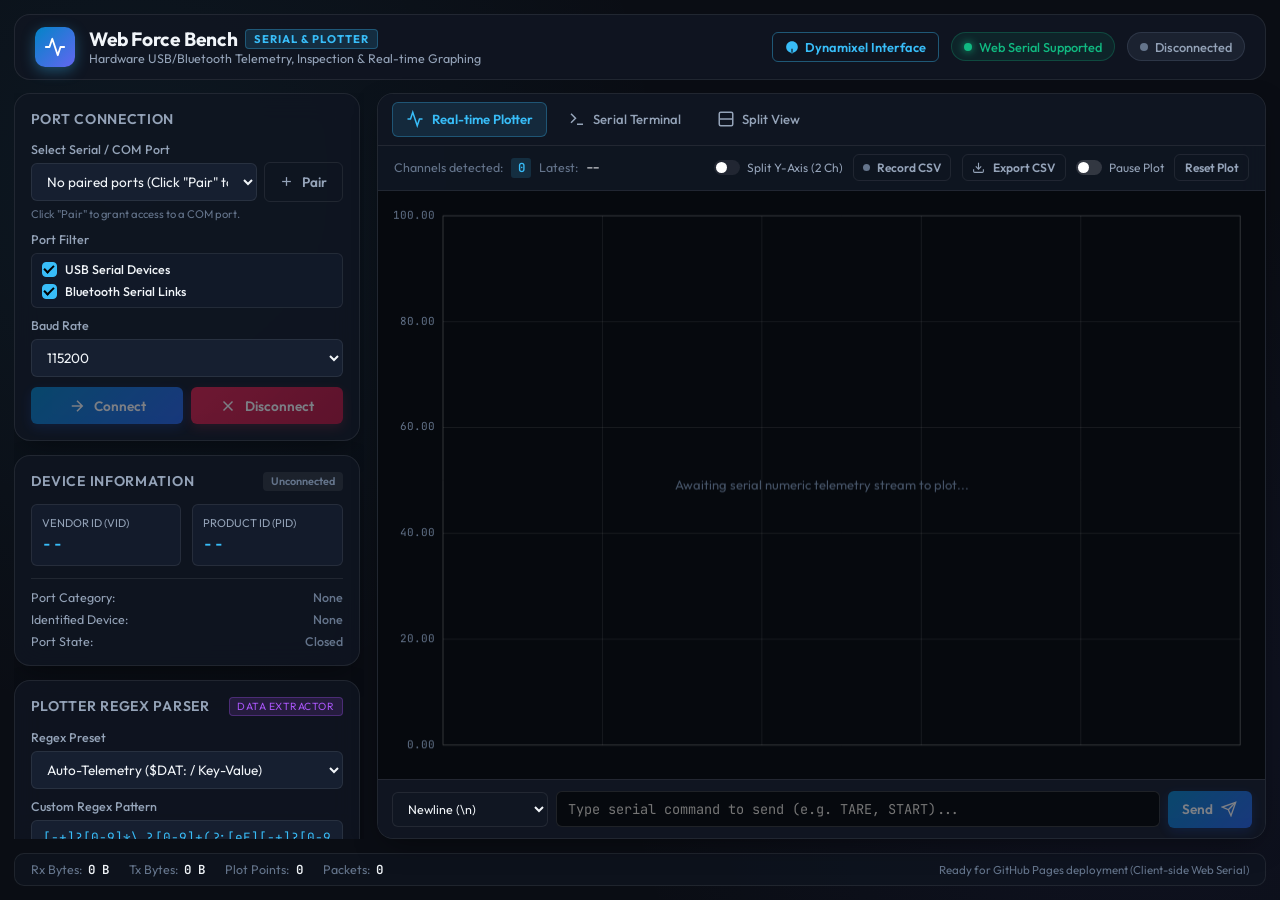
<file: WebSerialMonitorPlotter/index.html>
<!DOCTYPE html>
<html lang="en">
<head>
  <meta charset="UTF-8">
  <meta name="viewport" content="width=device-width, initial-scale=1.0">
  <title>Web Force Bench | Serial Monitor & Plotter</title>
  <meta name="description" content="Modern browser-based Web Serial monitor and real-time plotter with custom Regex parser and USB/Bluetooth port filtering.">
  <link rel="preconnect" href="https://fonts.googleapis.com">
  <link rel="preconnect" href="https://fonts.gstatic.com" crossorigin>
  <link href="https://fonts.googleapis.com/css2?family=JetBrains+Mono:wght@400;500;600;700&family=Outfit:wght@400;500;600;700&display=swap" rel="stylesheet">
  <link rel="stylesheet" href="style.css">
</head>
<body>
  <div class="app-shell">
    <!-- Top Navigation / Header -->
    <header class="app-header">
      <div class="header-left">
        <div class="logo-badge">
          <svg width="22" height="22" viewBox="0 0 24 24" fill="none" stroke="currentColor" stroke-width="2" stroke-linecap="round" stroke-linejoin="round">
            <polyline points="22 12 18 12 15 21 9 3 6 12 2 12"></polyline>
          </svg>
        </div>
        <div>
          <h1 class="app-title">Web Force Bench <span class="badge">Serial & Plotter</span></h1>
          <p class="app-subtitle">Hardware USB/Bluetooth Telemetry, Inspection & Real-time Graphing</p>
        </div>
      </div>

      <div class="header-right">
        <a href="../WebDynamixelInterface/" class="btn btn-outline" style="text-decoration: none; padding: 6px 12px; font-size: 0.8rem; border-color: rgba(56, 189, 248, 0.4); color: #38bdf8; display: inline-flex; align-items: center; gap: 6px;">
          <svg width="14" height="14" viewBox="0 0 24 24" fill="currentColor">
            <path d="M12 2C6.48 2 2 6.48 2 12s4.48 10 10 10 10-4.48 10-10S17.52 2 12 2zm-1 13h2v6h-2zm0 8h2v2h-2z"/>
          </svg>
          Dynamixel Interface
        </a>
        <div id="apiSupportBadge" class="badge-status checking">
          <span class="status-dot"></span>
          <span id="apiSupportText">Checking Web Serial...</span>
        </div>
        <div id="connectionStatusBadge" class="badge-status disconnected">
          <span class="status-dot"></span>
          <span id="connectionStatusText">Disconnected</span>
        </div>
      </div>
    </header>

    <!-- Main Content Grid -->
    <main class="main-layout">
      <!-- Left Column: Controls & Device Information -->
      <aside class="sidebar-panel">
        <!-- Connection Card -->
        <div class="card glass-card">
          <div class="card-header">
            <h2>Port Connection</h2>
          </div>
          <div class="card-body">
            <!-- Port Selection Dropdown & Pair Button -->
            <div class="form-group">
              <label for="comPortSelect">Select Serial / COM Port</label>
              <div class="port-select-row">
                <select id="comPortSelect">
                  <option value="" disabled selected>No port selected (Click Pair/Add)</option>
                </select>
                <button id="btnPairNewPort" class="btn btn-outline btn-pair" title="Grant browser permission to a COM Port">
                  <svg width="15" height="15" viewBox="0 0 24 24" fill="none" stroke="currentColor" stroke-width="2">
                    <line x1="12" y1="5" x2="12" y2="19"></line>
                    <line x1="5" y1="12" x2="19" y2="12"></line>
                  </svg>
                  <span>Pair</span>
                </button>
              </div>
              <span class="helper-text" id="portListHint">Select a paired port or click Pair to add one.</span>
            </div>

            <!-- Port Type Filter Checkboxes (USB & Bluetooth) -->
            <div class="form-group">
              <label>Port Filter</label>
              <div class="filter-checkbox-group">
                <label class="checkbox-label">
                  <input type="checkbox" id="filterUsbCheck" checked>
                  <span class="custom-checkbox"></span>
                  <span class="checkbox-text">USB Serial Devices</span>
                </label>
                <label class="checkbox-label">
                  <input type="checkbox" id="filterBluetoothCheck" checked>
                  <span class="custom-checkbox"></span>
                  <span class="checkbox-text">Bluetooth Serial Links</span>
                </label>
              </div>
            </div>

            <div class="form-group">
              <label for="baudRateSelect">Baud Rate</label>
              <div class="select-wrapper">
                <select id="baudRateSelect">
                  <option value="9600">9600</option>
                  <option value="19200">19200</option>
                  <option value="38400">38400</option>
                  <option value="57600">57600</option>
                  <option value="115200" selected>115200</option>
                  <option value="230400">230400</option>
                  <option value="460800">460800</option>
                  <option value="921600">921600</option>
                  <option value="custom">Custom...</option>
                </select>
              </div>
            </div>

            <div class="form-group hidden" id="customBaudGroup">
              <label for="customBaudInput">Custom Baud Rate</label>
              <input type="number" id="customBaudInput" placeholder="e.g. 250000" min="300" max="4000000">
            </div>

            <div class="connection-actions">
              <button id="btnConnect" class="btn btn-primary" disabled>
                <svg width="18" height="18" viewBox="0 0 24 24" fill="none" stroke="currentColor" stroke-width="2">
                  <path d="M5 12h14M12 5l7 7-7 7"/>
                </svg>
                Connect
              </button>
              <button id="btnDisconnect" class="btn btn-danger" disabled>
                <svg width="18" height="18" viewBox="0 0 24 24" fill="none" stroke="currentColor" stroke-width="2">
                  <line x1="18" y1="6" x2="6" y2="18"></line>
                  <line x1="6" y1="6" x2="18" y2="18"></line>
                </svg>
                Disconnect
              </button>
            </div>
          </div>
        </div>

        <!-- Device Info Card (VID / PID & Port Type Display) -->
        <div class="card glass-card">
          <div class="card-header">
            <h2>Device Information</h2>
            <span id="portTypeBadge" class="info-tag">Unconnected</span>
          </div>
          <div class="card-body">
            <div class="info-grid">
              <div class="info-item">
                <span class="info-label">Vendor ID (VID)</span>
                <span id="vidValue" class="info-value hex-badge">--</span>
              </div>
              <div class="info-item">
                <span class="info-label">Product ID (PID)</span>
                <span id="pidValue" class="info-value hex-badge">--</span>
              </div>
            </div>

            <div class="device-extra-details">
              <div class="info-row">
                <span class="row-label">Port Category:</span>
                <span id="detectedPortCategory" class="row-value muted">None</span>
              </div>
              <div class="info-row">
                <span class="row-label">Identified Device:</span>
                <span id="deviceGuess" class="row-value muted">None</span>
              </div>
              <div class="info-row">
                <span class="row-label">Port State:</span>
                <span id="portState" class="row-value muted">Closed</span>
              </div>
            </div>
          </div>
        </div>

        <!-- Plotter & Regex Extraction Settings -->
        <div class="card glass-card">
          <div class="card-header">
            <h2>Plotter Regex Parser</h2>
            <span class="badge-accent">Data Extractor</span>
          </div>
          <div class="card-body">
            <div class="form-group">
              <label for="regexPresetSelect">Regex Preset</label>
              <select id="regexPresetSelect">
                <option value="telemetry" selected>Auto-Telemetry ($DAT: / Key-Value)</option>
                <option value="numbers">Numbers Only (Space/Comma/Tab separated)</option>
                <option value="keyvalue">Generic Key-Value Pairs</option>
                <option value="custom">Custom Regex Pattern...</option>
              </select>
            </div>

            <div class="form-group" id="customRegexGroup">
              <label for="customRegexInput">Custom Regex Pattern</label>
              <input type="text" id="customRegexInput" value="[-+]?[0-9]*\.?[0-9]+(?:[eE][-+]?[0-9]+)?" spellcheck="false">
              <span class="helper-text">Regex finds all matching numeric capture groups or values.</span>
            </div>

            <div class="settings-grid">
              <div class="form-group">
                <label for="plotWindowSelect">Buffer Size</label>
                <select id="plotWindowSelect">
                  <option value="50">50 points</option>
                  <option value="100" selected>100 points</option>
                  <option value="200">200 points</option>
                  <option value="500">500 points</option>
                </select>
              </div>
              <div class="form-group">
                <label for="plotYRangeSelect">Y-Axis Scale</label>
                <select id="plotYRangeSelect">
                  <option value="auto" selected>Auto Scaling</option>
                  <option value="fixed_100">0 to 100</option>
                  <option value="fixed_1000">0 to 1,000</option>
                  <option value="fixed_5000">0 to 5,000</option>
                </select>
              </div>
            </div>
          </div>
        </div>

        <!-- Serial Transmission Options -->
        <div class="card glass-card">
          <div class="card-header">
            <h2>Serial Protocol</h2>
          </div>
          <div class="card-body">
            <div class="settings-grid">
              <div class="form-group">
                <label for="dataBitsSelect">Data Bits</label>
                <select id="dataBitsSelect">
                  <option value="8" selected>8 bits</option>
                  <option value="7">7 bits</option>
                </select>
              </div>
              <div class="form-group">
                <label for="stopBitsSelect">Stop Bits</label>
                <select id="stopBitsSelect">
                  <option value="1" selected>1 bit</option>
                  <option value="2">2 bits</option>
                </select>
              </div>
              <div class="form-group">
                <label for="paritySelect">Parity</label>
                <select id="paritySelect">
                  <option value="none" selected>None</option>
                  <option value="even">Even</option>
                  <option value="odd">Odd</option>
                </select>
              </div>
              <div class="form-group">
                <label for="flowControlSelect">Flow Control</label>
                <select id="flowControlSelect">
                  <option value="none" selected>None</option>
                  <option value="hardware">RTS/CTS</option>
                </select>
              </div>
            </div>
          </div>
        </div>
      </aside>

      <!-- Right Column: Tabs for Serial Plotter and Terminal -->
      <section class="main-content-panel glass-card">
        <!-- Tab Bar -->
        <div class="view-tabs">
          <button id="tabBtnPlotter" class="view-tab-btn active">
            <svg width="18" height="18" viewBox="0 0 24 24" fill="none" stroke="currentColor" stroke-width="2">
              <polyline points="22 12 18 12 15 21 9 3 6 12 2 12"></polyline>
            </svg>
            <span>Real-time Plotter</span>
          </button>
          <button id="tabBtnTerminal" class="view-tab-btn">
            <svg width="18" height="18" viewBox="0 0 24 24" fill="none" stroke="currentColor" stroke-width="2">
              <polyline points="4 17 10 11 4 5"></polyline>
              <line x1="12" y1="19" x2="20" y2="19"></line>
            </svg>
            <span>Serial Terminal</span>
          </button>
          <button id="tabBtnSplit" class="view-tab-btn">
            <svg width="18" height="18" viewBox="0 0 24 24" fill="none" stroke="currentColor" stroke-width="2">
              <rect x="3" y="3" width="18" height="18" rx="2" ry="2"></rect>
              <line x1="3" y1="12" x2="21" y2="12"></line>
            </svg>
            <span>Split View</span>
          </button>

          <div class="view-tab-actions">
            <div id="plotChannelsLegend" class="channels-legend">
              <!-- Dynamically populated series legend badges -->
            </div>
          </div>
        </div>

        <!-- Split / Tab Content Container -->
        <div id="viewsWrapper" class="views-wrapper mode-plotter">
          <!-- Plotter Section -->
          <div id="plotterSection" class="view-pane plotter-pane">
            <div class="plotter-toolbar">
              <div class="plotter-meta">
                <span class="meta-label">Channels detected:</span>
                <span id="channelCountBadge" class="meta-badge">0</span>
                <span class="meta-label">Latest:</span>
                <span id="latestValuesBadge" class="meta-badge-values">--</span>
              </div>
              <div class="plotter-controls">
                <label class="toggle-control" id="splitYAxisWrapper" title="Split Y-Axis: Available only when exactly 2 signals are selected">
                  <input type="checkbox" id="splitYAxisCheck" disabled>
                  <span class="toggle-slider"></span>
                  <span class="toggle-label" id="splitYAxisLabel">Split Y-Axis (2 Ch)</span>
                </label>
                <button id="btnRecordCsv" class="btn btn-sm btn-outline btn-record-csv" title="Start/Stop recording live plot data to CSV">
                  <span class="rec-dot"></span>
                  <span id="btnRecordCsvText">Record CSV</span>
                </button>
                <button id="btnExportPlotCsv" class="btn btn-sm btn-outline" title="Export current buffered plot points as CSV">
                  <svg width="13" height="13" viewBox="0 0 24 24" fill="none" stroke="currentColor" stroke-width="2">
                    <path d="M21 15v4a2 2 0 0 1-2 2H5a2 2 0 0 1-2-2v-4"></path>
                    <polyline points="7 10 12 15 17 10"></polyline>
                    <line x1="12" y1="15" x2="12" y2="3"></line>
                  </svg>
                  <span>Export CSV</span>
                </button>
                <label class="toggle-control">
                  <input type="checkbox" id="pausePlotCheck">
                  <span class="toggle-slider"></span>
                  <span class="toggle-label">Pause Plot</span>
                </label>
                <button id="btnClearPlot" class="btn btn-sm btn-outline" title="Clear plot buffers">
                  Reset Plot
                </button>
              </div>
            </div>

            <!-- Canvas for High-Performance Chart Rendering -->
            <div class="canvas-container">
              <canvas id="plotterCanvas"></canvas>
            </div>
          </div>

          <!-- Terminal Section -->
          <div id="terminalSection" class="view-pane terminal-pane">
            <div class="terminal-toolbar">
              <div class="terminal-title">
                <span>Console Logs</span>
              </div>

              <div class="terminal-actions">
                <label class="toggle-control" title="Filter high-frequency plot stream ($DAT:) from console to keep logs clean and readable">
                  <input type="checkbox" id="filterPlotInTerminalCheck" checked>
                  <span class="toggle-slider"></span>
                  <span class="toggle-label">Filter Plots</span>
                </label>
                <label class="toggle-control">
                  <input type="checkbox" id="autoscrollCheck" checked>
                  <span class="toggle-slider"></span>
                  <span class="toggle-label">Autoscroll</span>
                </label>
                <label class="toggle-control">
                  <input type="checkbox" id="timestampsCheck" checked>
                  <span class="toggle-slider"></span>
                  <span class="toggle-label">Timestamps</span>
                </label>
                <label class="toggle-control">
                  <input type="checkbox" id="hexViewCheck">
                  <span class="toggle-slider"></span>
                  <span class="toggle-label">HEX</span>
                </label>
                <button id="btnClearTerminal" class="btn btn-sm btn-outline" title="Clear console output">
                  Clear
                </button>
                <button id="btnExportLog" class="btn btn-sm btn-outline" title="Save logs to text file">
                  Export
                </button>
              </div>
            </div>

            <!-- Terminal Output Viewport -->
            <div id="terminalContainer" class="terminal-container">
              <div class="terminal-welcome">
                <p>Web Force Bench Serial Console ready.</p>
                <p class="terminal-hint">Streams are parsed simultaneously for terminal printing and graph plotting.</p>
              </div>
            </div>
          </div>
        </div>

        <!-- Terminal Input Bar (Always accessible at bottom) -->
        <div class="terminal-input-bar">
          <div class="input-line-ending">
            <select id="lineEndingSelect" title="Select Line Ending to append">
              <option value="\r\n">Both NL & CR (\r\n)</option>
              <option value="\n" selected>Newline (\n)</option>
              <option value="\r">Carriage Return (\r)</option>
              <option value="">No Line Ending</option>
            </select>
          </div>
          <input type="text" id="serialInput" placeholder="Type serial command to send (e.g. TARE, START)..." disabled autocomplete="off">
          <button id="btnSend" class="btn btn-primary" disabled>
            <span>Send</span>
            <svg width="16" height="16" viewBox="0 0 24 24" fill="none" stroke="currentColor" stroke-width="2">
              <line x1="22" y1="2" x2="11" y2="13"></line>
              <polygon points="22 2 15 22 11 13 2 9 22 2"></polygon>
            </svg>
          </button>
        </div>
      </section>
    </main>

    <!-- Footer Stats -->
    <footer class="app-footer">
      <div class="stat-group">
        <span class="stat-label">Rx Bytes:</span>
        <span id="rxBytesCount" class="stat-value">0 B</span>
      </div>
      <div class="stat-group">
        <span class="stat-label">Tx Bytes:</span>
        <span id="txBytesCount" class="stat-value">0 B</span>
      </div>
      <div class="stat-group">
        <span class="stat-label">Plot Points:</span>
        <span id="plotPointsCount" class="stat-value">0</span>
      </div>
      <div class="stat-group">
        <span class="stat-label">Packets:</span>
        <span id="packetsCount" class="stat-value">0</span>
      </div>
      <div class="footer-meta">
        <span>Ready for GitHub Pages deployment (Client-side Web Serial)</span>
      </div>
    </footer>
  </div>

  <script src="app.js"></script>
</body>
</html>
</file>
<file: UnifiedForceBench/style.css>
/* ==========================================================================
   Unified Force-Bench Controller - Master Theme & Stylesheet
   ========================================================================== */

:root {
  --font-main: 'Outfit', -apple-system, BlinkMacSystemFont, 'Segoe UI', Roboto, sans-serif;
  --font-mono: 'JetBrains Mono', monospace;

  /* Theme Palette */
  --bg-main: #060913;
  --bg-panel: rgba(13, 20, 36, 0.72);
  --bg-panel-hover: rgba(18, 28, 50, 0.85);
  --bg-card: rgba(10, 16, 30, 0.85);
  --bg-input: rgba(6, 10, 20, 0.9);

  --border: rgba(255, 255, 255, 0.08);
  --border-subtle: rgba(255, 255, 255, 0.05);
  --border-focus: rgba(56, 189, 248, 0.5);

  --accent-cyan: #38bdf8;
  --accent-cyan-glow: rgba(56, 189, 248, 0.25);
  --accent-emerald: #10b981;
  --accent-emerald-glow: rgba(16, 185, 129, 0.25);
  --accent-amber: #f59e0b;
  --accent-purple: #c084fc;
  --accent-purple-glow: rgba(192, 132, 252, 0.25);
  --accent-rose: #f43f5e;
  --accent-rose-glow: rgba(244, 63, 94, 0.35);

  --text-main: #f8fafc;
  --text-secondary: #94a3b8;
  --text-dim: #64748b;
}

* {
  box-sizing: border-box;
  margin: 0;
  padding: 0;
}

html {
  height: 100%;
  overflow: hidden;
}

body {
  font-family: var(--font-main);
  background-color: var(--bg-main);
  background-image: 
    radial-gradient(circle at 10% 15%, rgba(56, 189, 248, 0.06) 0%, transparent 40%),
    radial-gradient(circle at 90% 85%, rgba(192, 132, 252, 0.06) 0%, transparent 40%),
    linear-gradient(180deg, #060913 0%, #090e1c 100%);
  color: var(--text-main);
  height: 100vh;
  max-height: 100vh;
  display: flex;
  flex-direction: column;
  overflow: hidden;
}

/* ==========================================================================
   Header & Dual Port Connections
   ========================================================================== */

.app-header {
  display: flex;
  justify-content: space-between;
  align-items: center;
  padding: 4px 14px;
  background: rgba(10, 15, 29, 0.94);
  backdrop-filter: blur(16px);
  border-bottom: 1px solid var(--border);
  position: relative;
  top: 0;
  z-index: 100;
  flex-shrink: 0;
  gap: 12px;
  height: 38px;
  box-sizing: border-box;
}

.thin-header {
  height: 38px;
  min-height: 38px;
  max-height: 38px;
  padding: 3px 14px;
}

.brand-group-compact {
  display: flex;
  align-items: center;
  gap: 10px;
}

.brand-icon-sm {
  width: 24px;
  height: 24px;
  background: linear-gradient(135deg, #0284c7, #8b5cf6);
  border-radius: 6px;
  display: flex;
  align-items: center;
  justify-content: center;
  color: #fff;
  box-shadow: 0 2px 8px rgba(2, 132, 199, 0.35);
}

.brand-icon-sm svg {
  width: 14px;
  height: 14px;
}

.brand-title-compact {
  font-family: var(--font-main);
  font-size: 0.82rem;
  font-weight: 800;
  letter-spacing: 0.03em;
  background: linear-gradient(135deg, #ffffff 40%, #94a3b8 100%);
  -webkit-background-clip: text;
  -webkit-text-fill-color: transparent;
}

.nav-status-group {
  display: flex;
  align-items: center;
  gap: 8px;
  margin-left: 12px;
}

.nav-status-pill {
  background: rgba(255, 255, 255, 0.04);
  border: 1px solid var(--border);
  border-radius: 16px;
  padding: 2px 9px;
  display: flex;
  align-items: center;
  gap: 6px;
  font-family: var(--font-mono);
  font-size: 0.68rem;
  font-weight: 600;
  color: var(--text-secondary);
  cursor: pointer;
  transition: all 0.2s ease;
}

.nav-status-pill:hover {
  background: rgba(255, 255, 255, 0.09);
  border-color: rgba(255, 255, 255, 0.22);
  color: var(--text-main);
}

.nav-dot {
  width: 7px;
  height: 7px;
  border-radius: 50%;
  background: #64748b;
  transition: all 0.25s ease;
}

.nav-dot.connected {
  background: var(--accent-emerald);
  box-shadow: 0 0 8px var(--accent-emerald);
}

.header-right-actions {
  display: flex;
  align-items: center;
  gap: 8px;
}

.btn-system-config {
  display: flex;
  align-items: center;
  gap: 6px;
  background: rgba(255, 255, 255, 0.05);
  border: 1px solid rgba(56, 189, 248, 0.3);
  color: var(--text-main);
  font-family: var(--font-main);
  font-size: 0.72rem;
  font-weight: 700;
  letter-spacing: 0.04em;
  padding: 4px 10px;
  border-radius: 6px;
  cursor: pointer;
  transition: all 0.2s ease;
  white-space: nowrap;
}

.btn-system-config:hover {
  background: rgba(56, 189, 248, 0.12);
  border-color: var(--accent-cyan);
  box-shadow: 0 0 12px rgba(56, 189, 248, 0.25);
}

.btn-system-config .gear-icon {
  display: inline-block;
  transition: transform 0.35s ease;
  font-size: 0.85rem;
  line-height: 1;
}

.btn-system-config:hover .gear-icon {
  transform: rotate(60deg);
}

.btn-estop-compact {
  background: linear-gradient(135deg, #dc2626, #ef4444);
  color: #fff;
  font-family: var(--font-main);
  font-size: 0.74rem;
  font-weight: 800;
  letter-spacing: 0.05em;
  padding: 4px 12px;
  border-radius: 6px;
  border: 1px solid #f87171;
  box-shadow: 0 0 12px rgba(239, 68, 68, 0.45);
  display: flex;
  align-items: center;
  gap: 5px;
  cursor: pointer;
  transition: all 0.2s cubic-bezier(0.16, 1, 0.3, 1);
  white-space: nowrap;
}

.btn-estop-compact:hover {
  transform: scale(1.03);
  box-shadow: 0 0 18px rgba(239, 68, 68, 0.7);
}

.header-ports-row {
  display: flex;
  align-items: center;
  gap: 14px;
  flex-wrap: wrap;
}

.port-card {
  background: rgba(15, 23, 42, 0.8);
  border: 1px solid var(--border);
  border-radius: 10px;
  padding: 6px 12px;
  display: flex;
  flex-direction: column;
  gap: 5px;
}

.port-card.connected {
  border-color: rgba(16, 185, 129, 0.4);
  box-shadow: 0 0 16px -2px rgba(16, 185, 129, 0.2);
}

.port-header {
  display: flex;
  align-items: center;
  gap: 7px;
  font-size: 0.7rem;
  font-weight: 700;
  color: var(--text-secondary);
  letter-spacing: 0.05em;
  text-transform: uppercase;
}

.port-indicator {
  width: 8px;
  height: 8px;
  border-radius: 50%;
  background: #64748b;
  transition: all 0.3s ease;
}

.port-card.connected .port-indicator {
  background: var(--accent-emerald);
  box-shadow: 0 0 10px var(--accent-emerald);
}

.port-usb-pill {
  font-family: var(--font-mono);
  font-size: 0.65rem;
  padding: 1px 6px;
  border-radius: 4px;
  background: rgba(255, 255, 255, 0.05);
  border: 1px solid rgba(255, 255, 255, 0.08);
  color: var(--accent-cyan);
  margin-left: auto;
  font-weight: 500;
  letter-spacing: 0;
}

.port-baud-pill {
  font-family: var(--font-mono);
  font-size: 0.72rem;
  font-weight: 600;
  padding: 4px 8px;
  border-radius: 6px;
  background: rgba(0, 0, 0, 0.3);
  border: 1px solid var(--border);
  color: var(--text-dim);
  white-space: nowrap;
}

.btn-icon-subtle {
  background: rgba(255, 255, 255, 0.05);
  border: 1px solid var(--border);
  color: var(--text-dim);
  border-radius: 6px;
  padding: 3px 7px;
  font-size: 0.8rem;
  cursor: pointer;
  transition: all 0.2s ease;
}

.btn-icon-subtle:hover {
  background: rgba(255, 255, 255, 0.12);
  color: var(--text-main);
  border-color: rgba(255, 255, 255, 0.2);
}

.port-controls {
  display: flex;
  align-items: center;
  gap: 6px;
}

.port-select, .port-input, .input-dark {
  background: var(--bg-input);
  border: 1px solid var(--border);
  color: var(--text-main);
  font-family: var(--font-mono);
  font-size: 0.76rem;
  border-radius: 6px;
  padding: 4px 8px;
  outline: none;
  transition: border-color 0.2s;
}

.port-select:focus, .port-input:focus, .input-dark:focus {
  border-color: var(--border-focus);
}

.btn-primary-sm, .btn-danger-sm, .btn-subtle, .btn-unit-toggle, .btn-icon-text {
  font-family: var(--font-main);
  font-size: 0.76rem;
  font-weight: 700;
  padding: 5px 12px;
  border-radius: 6px;
  border: none;
  cursor: pointer;
  transition: all 0.2s cubic-bezier(0.16, 1, 0.3, 1);
  user-select: none;
}

.btn-primary-sm {
  background: linear-gradient(135deg, #0284c7, #38bdf8);
  color: #fff;
  box-shadow: 0 2px 8px rgba(56, 189, 248, 0.3);
}

.btn-primary-sm:hover:not(:disabled) {
  transform: translateY(-1px);
  box-shadow: 0 4px 12px rgba(56, 189, 248, 0.45);
}

.btn-danger-sm {
  background: linear-gradient(135deg, #b91c1c, #ef4444);
  color: #fff;
}

.btn-danger-sm:hover:not(:disabled) {
  background: linear-gradient(135deg, #dc2626, #f87171);
}

.btn-subtle {
  background: rgba(255, 255, 255, 0.06);
  color: var(--text-main);
  border: 1px solid var(--border);
}

.btn-subtle:hover:not(:disabled) {
  background: rgba(255, 255, 255, 0.12);
  border-color: rgba(255, 255, 255, 0.2);
}

.btn-icon-text {
  background: rgba(255, 255, 255, 0.05);
  color: var(--accent-cyan);
  border: 1px solid rgba(56, 189, 248, 0.25);
  padding: 3px 8px;
  font-size: 0.72rem;
}

.btn-estop {
  background: linear-gradient(135deg, #dc2626, #ef4444);
  color: #fff;
  font-family: var(--font-main);
  font-size: 0.88rem;
  font-weight: 800;
  letter-spacing: 0.05em;
  padding: 8px 18px;
  border-radius: 10px;
  border: 2px solid #f87171;
  box-shadow: 0 0 20px rgba(239, 68, 68, 0.4);
  display: flex;
  align-items: center;
  gap: 8px;
  cursor: pointer;
  transition: all 0.2s cubic-bezier(0.16, 1, 0.3, 1);
}

.btn-estop:hover {
  transform: scale(1.04);
  box-shadow: 0 0 28px rgba(239, 68, 68, 0.65);
}

/* ==========================================================================
   Main 3-Column Layout
   ========================================================================== */

.main-layout {
  display: grid;
  grid-template-columns: 330px 1fr 340px;
  gap: 12px;
  padding: 8px 12px 10px 12px;
  flex: 1 1 0;
  min-height: 0;
  height: calc(100vh - 38px);
  overflow: hidden;
  box-sizing: border-box;
}

@media (max-width: 1400px) {
  .main-layout {
    grid-template-columns: 320px 1fr;
  }
  .controls-column {
    grid-column: 1 / -1;
    display: grid !important;
    grid-template-columns: repeat(auto-fit, minmax(320px, 1fr));
    gap: 12px;
  }
}

@media (max-width: 900px) {
  .main-layout {
    grid-template-columns: 1fr;
    overflow-y: auto;
  }
}

.panel-column {
  display: flex;
  flex-direction: column;
  gap: 10px;
  min-height: 0;
  height: 100%;
}

.motion-column, .controls-column {
  overflow-y: auto;
  overflow-x: hidden;
  padding-right: 4px;
}

.motion-column::-webkit-scrollbar,
.controls-column::-webkit-scrollbar {
  width: 5px;
}

.motion-column::-webkit-scrollbar-track,
.controls-column::-webkit-scrollbar-track {
  background: rgba(0, 0, 0, 0.2);
  border-radius: 4px;
}

.motion-column::-webkit-scrollbar-thumb,
.controls-column::-webkit-scrollbar-thumb {
  background: rgba(255, 255, 255, 0.15);
  border-radius: 4px;
}

.motion-column::-webkit-scrollbar-thumb:hover,
.controls-column::-webkit-scrollbar-thumb:hover {
  background: rgba(56, 189, 248, 0.4);
}

/* Glass Box Containers */
.glass-box {
  background: var(--bg-panel);
  backdrop-filter: blur(14px);
  border: 1px solid var(--border);
  border-radius: 12px;
  padding: 14px;
  display: flex;
  flex-direction: column;
  gap: 10px;
  position: relative;
  transition: all 0.2s ease;
}

.glass-box:hover {
  border-color: rgba(255, 255, 255, 0.12);
}

.highlight-box {
  border-left: 3px solid var(--accent-cyan);
}

.highlight-purple {
  border-left: 3px solid var(--accent-purple);
}

.box-title-row {
  display: flex;
  justify-content: space-between;
  align-items: center;
  gap: 8px;
}

.box-title {
  font-size: 0.78rem;
  font-weight: 800;
  letter-spacing: 0.05em;
  text-transform: uppercase;
  color: var(--text-secondary);
}

.box-sub {
  font-size: 0.68rem;
  color: var(--text-dim);
}

.val-pill {
  font-family: var(--font-mono);
  font-size: 0.72rem;
  font-weight: 700;
  padding: 3px 8px;
  border-radius: 6px;
  background: rgba(255, 255, 255, 0.05);
  color: var(--accent-cyan);
  border: 1px solid rgba(56, 189, 248, 0.2);
}

.badge-emerald {
  font-family: var(--font-mono);
  font-size: 0.7rem;
  font-weight: 700;
  padding: 3px 8px;
  border-radius: 6px;
  background: rgba(16, 185, 129, 0.15);
  color: var(--accent-emerald);
  border: 1px solid rgba(16, 185, 129, 0.3);
}

.badge-purple {
  font-family: var(--font-mono);
  font-size: 0.7rem;
  font-weight: 700;
  padding: 3px 8px;
  border-radius: 6px;
  background: rgba(192, 132, 252, 0.15);
  color: var(--accent-purple);
  border: 1px solid rgba(192, 132, 252, 0.3);
}

/* Lead Screw Specs Grid */
.lead-spec-grid {
  display: grid;
  grid-template-columns: 1fr 1fr 1fr;
  gap: 8px;
  background: rgba(0, 0, 0, 0.25);
  border-radius: 8px;
  padding: 8px 10px;
}

.spec-item {
  display: flex;
  flex-direction: column;
  gap: 2px;
}

.spec-label {
  font-size: 0.64rem;
  color: var(--text-dim);
  font-weight: 700;
}

.spec-val {
  font-family: var(--font-mono);
  font-size: 0.76rem;
  font-weight: 700;
  color: var(--text-main);
}

/* Live Position Readout Hero */
.position-hero {
  background: rgba(0, 0, 0, 0.35);
  border: 1px solid rgba(255, 255, 255, 0.04);
  border-radius: 10px;
  padding: 16px;
  text-align: center;
  display: flex;
  flex-direction: column;
  gap: 6px;
}

.pos-main {
  font-family: var(--font-mono);
  font-size: 2.35rem;
  font-weight: 800;
  letter-spacing: -0.03em;
  color: #fff;
  text-shadow: 0 0 24px rgba(56, 189, 248, 0.35);
}

.pos-sub {
  font-family: var(--font-mono);
  font-size: 0.76rem;
  color: var(--text-secondary);
}

/* Speed Presets Grid */
.speed-preset-grid {
  display: grid;
  grid-template-columns: repeat(3, 1fr);
  gap: 6px;
}

.speed-btn {
  background: rgba(255, 255, 255, 0.05);
  border: 1px solid var(--border);
  color: var(--text-secondary);
  font-family: var(--font-mono);
  font-size: 0.74rem;
  font-weight: 700;
  padding: 7px 4px;
  border-radius: 6px;
  cursor: pointer;
  transition: all 0.2s;
}

.speed-btn:hover {
  background: rgba(255, 255, 255, 0.09);
  color: var(--text-main);
}

.speed-btn.active {
  background: rgba(56, 189, 248, 0.15);
  border-color: var(--accent-cyan);
  color: var(--accent-cyan);
  box-shadow: 0 0 12px rgba(56, 189, 248, 0.2);
}

.custom-speed-row {
  display: flex;
  align-items: center;
  gap: 8px;
  font-size: 0.74rem;
  color: var(--text-secondary);
  margin-top: 4px;
}

/* Jog Incremental Step Buttons */
.jog-section-label {
  font-size: 0.68rem;
  font-weight: 700;
  color: var(--text-dim);
  letter-spacing: 0.05em;
  margin-top: 4px;
}

.jog-grid {
  display: grid;
  grid-template-columns: repeat(5, 1fr);
  gap: 5px;
}

.jog-pill {
  font-family: var(--font-mono);
  font-size: 0.72rem;
  font-weight: 700;
  padding: 8px 2px;
  border-radius: 6px;
  border: 1px solid var(--border);
  cursor: pointer;
  transition: all 0.15s ease;
  user-select: none;
}

.jog-fwd {
  background: rgba(56, 189, 248, 0.08);
  color: var(--accent-cyan);
  border-color: rgba(56, 189, 248, 0.25);
}

.jog-fwd:hover {
  background: rgba(56, 189, 248, 0.2);
  transform: translateY(-1px);
  box-shadow: 0 2px 8px rgba(56, 189, 248, 0.3);
}

.jog-rev {
  background: rgba(245, 158, 11, 0.08);
  color: var(--accent-amber);
  border-color: rgba(245, 158, 11, 0.25);
}

.jog-rev:hover {
  background: rgba(245, 158, 11, 0.2);
  transform: translateY(-1px);
  box-shadow: 0 2px 8px rgba(245, 158, 11, 0.3);
}

/* Continuous Move Buttons */
.continuous-btn-group {
  display: grid;
  grid-template-columns: 1fr 80px 1fr;
  gap: 8px;
}

.btn-continuous {
  font-family: var(--font-main);
  font-size: 0.78rem;
  font-weight: 800;
  padding: 7px 10px;
  border-radius: 7px;
  border: none;
  cursor: pointer;
  display: flex;
  flex-direction: row;
  align-items: center;
  justify-content: center;
  gap: 6px;
  transition: all 0.2s cubic-bezier(0.16, 1, 0.3, 1);
  user-select: none;
}

.btn-rewind {
  background: linear-gradient(135deg, #d97706, #f59e0b);
  color: #fff;
  box-shadow: 0 4px 14px rgba(245, 158, 11, 0.25);
}

.btn-rewind:hover:not(:disabled) {
  transform: translateY(-1px);
  box-shadow: 0 6px 18px rgba(245, 158, 11, 0.4);
}

.btn-halt {
  background: linear-gradient(135deg, #dc2626, #ef4444);
  color: #fff;
  box-shadow: 0 4px 14px rgba(239, 68, 68, 0.25);
}

.btn-halt:hover:not(:disabled) {
  transform: translateY(-1px);
  box-shadow: 0 6px 18px rgba(239, 68, 68, 0.4);
}

.btn-forward {
  background: linear-gradient(135deg, #0284c7, #38bdf8);
  color: #fff;
  box-shadow: 0 4px 14px rgba(56, 189, 248, 0.25);
}

.btn-forward:hover:not(:disabled) {
  transform: translateY(-1px);
  box-shadow: 0 6px 18px rgba(56, 189, 248, 0.4);
}

.btn-continuous.is-jogging {
  transform: scale(0.97);
  box-shadow: 0 0 16px rgba(255, 255, 255, 0.6), inset 0 0 8px rgba(0, 0, 0, 0.3);
  filter: brightness(1.15);
  animation: pulseJog 1.2s infinite alternate;
}

@keyframes pulseJog {
  from { filter: brightness(1.1); box-shadow: 0 0 10px rgba(255, 255, 255, 0.4); }
  to { filter: brightness(1.3); box-shadow: 0 0 20px rgba(255, 255, 255, 0.85); }
}

/* Tools Buttons Grid */
.tools-btn-grid {
  display: grid;
  grid-template-columns: 1fr 1fr;
  gap: 8px;
}

.btn-tool {
  background: rgba(255, 255, 255, 0.05);
  border: 1px solid var(--border);
  color: var(--text-main);
  font-family: var(--font-main);
  font-size: 0.74rem;
  font-weight: 700;
  padding: 8px 6px;
  border-radius: 8px;
  cursor: pointer;
  display: flex;
  align-items: center;
  justify-content: center;
  gap: 6px;
  transition: all 0.2s;
}

.btn-tool:hover {
  background: rgba(255, 255, 255, 0.1);
  border-color: rgba(255, 255, 255, 0.2);
}

.btn-tool-purple {
  background: rgba(192, 132, 252, 0.1);
  border-color: rgba(192, 132, 252, 0.3);
  color: var(--accent-purple);
}

.btn-tool-purple:hover {
  background: rgba(192, 132, 252, 0.2);
  box-shadow: 0 0 12px rgba(192, 132, 252, 0.25);
}

/* ==========================================================================
   Center Column: Triple Oscilloscope Subplots
   ========================================================================== */

.plot-column {
  display: flex;
  flex-direction: column;
  gap: 8px;
  overflow: hidden;
  min-height: 0;
  height: 100%;
}

.plot-card {
  background: var(--bg-card);
  backdrop-filter: blur(16px);
  border: 1px solid var(--border);
  border-radius: 10px;
  overflow: hidden;
  display: flex;
  flex-direction: column;
  flex: 1 1 0;
  min-height: 0;
  transition: flex 0.2s cubic-bezier(0.16, 1, 0.3, 1);
}

.plot-card.is-collapsed {
  flex: 0 0 auto !important;
  min-height: 0 !important;
}

.plot-card-header {
  display: flex;
  justify-content: space-between;
  align-items: center;
  padding: 6px 12px;
  background: rgba(0, 0, 0, 0.38);
  border-bottom: 1px solid var(--border);
  flex-shrink: 0;
  gap: 8px;
  user-select: none;
}

.plot-card.is-collapsed .plot-card-header {
  border-bottom: none;
}

.plot-card.is-collapsed .canvas-wrapper {
  display: none !important;
}

.plot-title-group {
  display: flex;
  align-items: center;
  gap: 8px;
}

.plot-dot {
  width: 8px;
  height: 8px;
  border-radius: 50%;
}

.dot-cyan { background: var(--accent-cyan); box-shadow: 0 0 8px var(--accent-cyan); }
.dot-emerald { background: var(--accent-emerald); box-shadow: 0 0 8px var(--accent-emerald); }
.dot-purple { background: var(--accent-purple); box-shadow: 0 0 8px var(--accent-purple); }

.plot-name {
  font-size: 0.76rem;
  font-weight: 800;
  letter-spacing: 0.04em;
  color: var(--text-main);
}

.plot-meta-group {
  display: flex;
  align-items: center;
  gap: 8px;
}

.plot-stat {
  font-family: var(--font-mono);
  font-size: 0.72rem;
  color: var(--text-secondary);
  white-space: pre;
}

.btn-unit-toggle {
  background: rgba(16, 185, 129, 0.12);
  border: 1px solid rgba(16, 185, 129, 0.3);
  color: var(--accent-emerald);
  padding: 2px 7px;
  font-size: 0.68rem;
}

.btn-unit-toggle:hover {
  background: rgba(16, 185, 129, 0.22);
}

.btn-clear-plot {
  background: rgba(255, 255, 255, 0.05);
  border: 1px solid rgba(255, 255, 255, 0.14);
  color: #94a3b8;
  padding: 2px 7px;
  font-size: 0.68rem;
  font-weight: 700;
  border-radius: 6px;
  cursor: pointer;
  transition: all 0.2s ease;
  user-select: none;
}

.btn-clear-plot:hover {
  background: rgba(244, 63, 94, 0.16);
  border-color: rgba(244, 63, 94, 0.4);
  color: #fda4af;
}

.canvas-wrapper {
  position: relative;
  width: 100%;
  height: 100%;
  flex: 1 1 0;
  min-height: 0;
  background: #040711;
  overflow: hidden;
}

.canvas-wrapper canvas {
  width: 100% !important;
  height: 100% !important;
  display: block;
}

.reserved-plot-card {
  border-color: rgba(192, 132, 252, 0.25);
  box-shadow: 0 8px 32px -8px rgba(0, 0, 0, 0.6);
}

/* Collapsible Card Elements */
.card-collapse-header {
  cursor: pointer;
  user-select: none;
}

.btn-card-toggle {
  background: rgba(255, 255, 255, 0.06);
  border: 1px solid rgba(255, 255, 255, 0.12);
  color: var(--text-secondary);
  border-radius: 4px;
  width: 22px;
  height: 22px;
  display: inline-flex;
  align-items: center;
  justify-content: center;
  font-size: 0.72rem;
  cursor: pointer;
  transition: transform 0.2s ease, background 0.2s ease, color 0.2s ease;
  line-height: 1;
  padding: 0;
  flex-shrink: 0;
}

.btn-card-toggle:hover {
  background: rgba(255, 255, 255, 0.15);
  color: #fff;
}

.is-collapsed .btn-card-toggle {
  transform: rotate(-90deg);
}

.collapsible-card.is-collapsed {
  flex: 0 0 auto !important;
  min-height: 0 !important;
  height: auto !important;
}

.glass-box.collapsible-card.is-collapsed {
  padding: 8px 12px !important;
  gap: 0 !important;
}

.collapsible-card.is-collapsed .card-collapsible-body {
  display: none !important;
}

/* ==========================================================================
   Right Column: Chamber & Push/Pull Controls
   ========================================================================== */

.chamber-grid {
  display: grid;
  grid-template-columns: 1fr 1fr;
  gap: 8px;
}

.chamber-stat-box {
  background: rgba(0, 0, 0, 0.25);
  border-radius: 8px;
  padding: 8px 10px;
  text-align: center;
}

.stat-box-title {
  font-size: 0.65rem;
  color: var(--text-dim);
  font-weight: 700;
}

.stat-box-val {
  font-family: var(--font-mono);
  font-size: 1.15rem;
  font-weight: 800;
  color: #fff;
}

.form-row {
  display: flex;
  flex-direction: column;
  gap: 4px;
  font-size: 0.74rem;
  color: var(--text-secondary);
}

.quick-preset-row {
  display: grid;
  grid-template-columns: repeat(5, 1fr);
  gap: 4px;
}

.preset-btn {
  background: rgba(255, 255, 255, 0.05);
  border: 1px solid var(--border);
  color: var(--text-secondary);
  font-family: var(--font-mono);
  font-size: 0.7rem;
  font-weight: 600;
  padding: 4px 2px;
  border-radius: 5px;
  cursor: pointer;
  transition: all 0.2s;
}

.preset-btn:hover {
  background: rgba(56, 189, 248, 0.15);
  color: var(--accent-cyan);
}

.preset-btn.active {
  background: rgba(56, 189, 248, 0.22);
  border-color: var(--accent-cyan);
  color: #fff;
  box-shadow: 0 0 10px rgba(56, 189, 248, 0.3);
}

.dual-btn-row {
  display: grid;
  grid-template-columns: 1fr 1fr;
  gap: 8px;
}

.btn-step-rev {
  background: rgba(192, 132, 252, 0.12);
  border: 1px solid rgba(192, 132, 252, 0.3);
  color: var(--accent-purple);
  font-family: var(--font-main);
  font-size: 0.82rem;
  font-weight: 800;
  padding: 7px 12px;
  border-radius: 8px;
  cursor: pointer;
  display: flex;
  align-items: center;
  justify-content: center;
  gap: 6px;
  transition: all 0.2s cubic-bezier(0.16, 1, 0.3, 1);
  user-select: none;
}

.btn-step-rev:hover {
  background: rgba(192, 132, 252, 0.24);
  box-shadow: 0 0 16px rgba(192, 132, 252, 0.3);
  transform: translateY(-1px);
}

.btn-step-fwd {
  background: rgba(56, 189, 248, 0.12);
  border: 1px solid rgba(56, 189, 248, 0.3);
  color: var(--accent-cyan);
  font-family: var(--font-main);
  font-size: 0.82rem;
  font-weight: 800;
  padding: 7px 12px;
  border-radius: 8px;
  cursor: pointer;
  display: flex;
  align-items: center;
  justify-content: center;
  gap: 6px;
  transition: all 0.2s cubic-bezier(0.16, 1, 0.3, 1);
  user-select: none;
}

.btn-step-fwd:hover {
  background: rgba(56, 189, 248, 0.24);
  box-shadow: 0 0 16px rgba(56, 189, 248, 0.3);
  transform: translateY(-1px);
}

.btn-accent {
  background: linear-gradient(135deg, #059669, #10b981);
  color: #fff;
  font-family: var(--font-main);
  font-size: 0.76rem;
  font-weight: 700;
  padding: 8px 10px;
  border-radius: 6px;
  border: none;
  cursor: pointer;
  box-shadow: 0 2px 10px rgba(16, 185, 129, 0.25);
}

.btn-accent:hover {
  background: linear-gradient(135deg, #047857, #059669);
}

.range-slider {
  width: 100%;
  accent-color: var(--accent-cyan);
  cursor: pointer;
}

/* Push / Pull Automated Runner */
.test-param-grid {
  display: grid;
  grid-template-columns: 1fr 1fr 1fr;
  gap: 6px;
}

.param-group {
  display: flex;
  flex-direction: column;
  gap: 3px;
}

.param-group label {
  font-size: 0.65rem;
  font-weight: 700;
  color: var(--text-dim);
}

.checkbox-row {
  display: flex;
  align-items: center;
  gap: 8px;
  font-size: 0.72rem;
  color: var(--text-secondary);
  cursor: pointer;
}

.checkbox-row input[type="checkbox"] {
  accent-color: var(--accent-purple);
  width: 15px;
  height: 15px;
  cursor: pointer;
}

/* Dual Push / Pull Action Grid & Config Gears */
.test-action-grid {
  display: grid;
  grid-template-columns: 1fr 1fr;
  gap: 8px;
}

.test-btn-group {
  display: flex;
  flex-direction: column;
  gap: 4px;
}

.test-btn-row {
  display: flex;
  gap: 5px;
  align-items: center;
}

.btn-test-action {
  flex: 1;
  font-family: var(--font-main);
  font-size: 0.8rem;
  font-weight: 800;
  padding: 9px 8px;
  border-radius: 8px;
  cursor: pointer;
  display: flex;
  align-items: center;
  justify-content: center;
  gap: 6px;
  transition: all 0.2s cubic-bezier(0.16, 1, 0.3, 1);
  user-select: none;
}

.btn-test-action.btn-push {
  background: linear-gradient(135deg, rgba(168, 85, 247, 0.28), rgba(192, 132, 252, 0.38));
  border: 1px solid rgba(192, 132, 252, 0.45);
  color: #f5f3ff;
  box-shadow: 0 4px 14px rgba(168, 85, 247, 0.25);
}

.btn-test-action.btn-push:hover {
  background: linear-gradient(135deg, rgba(168, 85, 247, 0.45), rgba(192, 132, 252, 0.58));
  box-shadow: 0 6px 20px rgba(168, 85, 247, 0.45);
  transform: translateY(-1px);
}

.btn-test-action.btn-pull {
  background: linear-gradient(135deg, rgba(2, 132, 199, 0.28), rgba(56, 189, 248, 0.38));
  border: 1px solid rgba(56, 189, 248, 0.45);
  color: #f0f9ff;
  box-shadow: 0 4px 14px rgba(56, 189, 248, 0.25);
}

.btn-test-action.btn-pull:hover {
  background: linear-gradient(135deg, rgba(2, 132, 199, 0.45), rgba(56, 189, 248, 0.58));
  box-shadow: 0 6px 20px rgba(56, 189, 248, 0.45);
  transform: translateY(-1px);
}

.btn-test-gear {
  background: rgba(255, 255, 255, 0.06);
  border: 1px solid var(--border);
  color: var(--text-secondary);
  border-radius: 8px;
  width: 36px;
  height: 36px;
  display: flex;
  align-items: center;
  justify-content: center;
  cursor: pointer;
  font-size: 0.95rem;
  transition: background 0.2s ease, border-color 0.2s ease, color 0.2s ease;
  flex-shrink: 0;
}

.gear-icon {
  display: inline-flex;
  align-items: center;
  justify-content: center;
  transform-origin: center;
  transition: transform 0.4s cubic-bezier(0.16, 1, 0.3, 1);
  line-height: 1;
}

.btn-test-gear:hover {
  background: rgba(255, 255, 255, 0.12);
  border-color: rgba(255, 255, 255, 0.25);
  color: var(--text-main);
}

.btn-test-gear:hover .gear-icon,
.btn-gear-icon:hover .gear-icon {
  transform: rotate(90deg);
}

.test-param-summary {
  font-family: var(--font-mono);
  font-size: 0.67rem;
  color: var(--text-dim);
  text-align: center;
  background: rgba(0, 0, 0, 0.28);
  padding: 3px 6px;
  border-radius: 4px;
  border: 1px solid rgba(255, 255, 255, 0.05);
}

.btn-abort-test {
  width: 100%;
  background: linear-gradient(135deg, #dc2626, #ef4444);
  color: #fff;
  font-family: var(--font-main);
  font-size: 0.85rem;
  font-weight: 800;
  letter-spacing: 0.02em;
  padding: 10px 16px;
  border-radius: 8px;
  border: 1px solid #f87171;
  box-shadow: 0 4px 16px rgba(239, 68, 68, 0.4);
  display: flex;
  align-items: center;
  justify-content: center;
  gap: 8px;
  cursor: pointer;
  transition: all 0.2s cubic-bezier(0.16, 1, 0.3, 1);
  animation: pulseAbort 1.4s infinite alternate;
}

@keyframes pulseAbort {
  from { box-shadow: 0 0 10px rgba(239, 68, 68, 0.4); }
  to { box-shadow: 0 0 22px rgba(239, 68, 68, 0.85); }
}

/* Test Results Card */
.test-results-card {
  background: rgba(0, 0, 0, 0.3);
  border: 1px solid rgba(192, 132, 252, 0.2);
  border-radius: 8px;
  padding: 10px;
  display: flex;
  flex-direction: column;
  gap: 8px;
}

.results-header {
  font-size: 0.68rem;
  font-weight: 800;
  color: var(--accent-purple);
  letter-spacing: 0.05em;
}

.results-grid {
  display: grid;
  grid-template-columns: 1fr 1fr;
  gap: 6px;
}

.res-item {
  display: flex;
  flex-direction: column;
  gap: 1px;
}

.res-lbl {
  font-size: 0.62rem;
  color: var(--text-dim);
  font-weight: 700;
}

.res-val {
  font-family: var(--font-mono);
  font-size: 0.85rem;
  font-weight: 700;
  color: #fff;
}

.btn-csv {
  background: rgba(255, 255, 255, 0.06);
  border: 1px solid var(--border);
  color: var(--text-main);
  font-family: var(--font-main);
  font-size: 0.74rem;
  font-weight: 700;
  padding: 6px 10px;
  border-radius: 6px;
  cursor: pointer;
  transition: all 0.2s;
}

.btn-csv:hover:not(:disabled) {
  background: rgba(255, 255, 255, 0.12);
}

/* Terminal Log */
.terminal-box {
  flex: 0 0 auto;
  min-height: 0;
}

.terminal-box:not(.is-collapsed) {
  min-height: 120px;
}

.terminal-box.is-collapsed {
  flex: 0 0 auto !important;
  min-height: 0 !important;
  height: auto !important;
}

.filter-tabs {
  display: flex;
  gap: 4px;
}

.tab-btn {
  background: rgba(255, 255, 255, 0.04);
  border: 1px solid var(--border);
  color: var(--text-dim);
  font-family: var(--font-mono);
  font-size: 0.65rem;
  padding: 2px 6px;
  border-radius: 4px;
  cursor: pointer;
}

.tab-btn.active {
  background: rgba(56, 189, 248, 0.15);
  color: var(--accent-cyan);
  border-color: rgba(56, 189, 248, 0.3);
}

.terminal-log {
  background: #03050c;
  border-radius: 6px;
  padding: 8px;
  font-family: var(--font-mono);
  font-size: 0.7rem;
  color: #cbd5e1;
  overflow-y: auto;
  max-height: 160px;
  display: flex;
  flex-direction: column;
  gap: 3px;
}

.log-entry {
  line-height: 1.35;
}

.log-entry.motor { color: var(--accent-cyan); }
.log-entry.bench { color: var(--accent-emerald); }
.log-entry.test { color: var(--accent-purple); }
.log-entry.err { color: var(--accent-rose); font-weight: 700; }

/* Heatplate Temperature Hero Readout (Matches Loadcell Hero Readout) */
.temp-hero, .loadcell-hero {
  background: rgba(0, 0, 0, 0.35);
  border: 1px solid rgba(255, 255, 255, 0.06);
  border-radius: 8px;
  padding: 10px 14px;
  margin-top: 6px;
  margin-bottom: 6px;
  display: flex;
  align-items: baseline;
  justify-content: space-between;
}

.temp-val-main {
  font-family: var(--font-mono);
  font-size: 1.45rem;
  font-weight: 800;
  color: var(--accent-cyan);
  white-space: pre;
  letter-spacing: -0.01em;
}

.temp-val-sub {
  font-family: var(--font-mono);
  font-size: 0.92rem;
  font-weight: 700;
  color: var(--text-dim);
  white-space: pre;
}

/* Load Cell Transducer Hero Readout */

.loadcell-val-main {
  font-family: var(--font-mono);
  font-size: 1.45rem;
  font-weight: 800;
  color: var(--accent-emerald);
  white-space: pre;
  letter-spacing: -0.01em;
}

.loadcell-val-sub {
  font-family: var(--font-mono);
  font-size: 0.92rem;
  font-weight: 700;
  color: var(--text-dim);
  white-space: pre;
}

/* Load Cell Settings Hidden Drawer */
.btn-toggle-settings {
  background: rgba(255, 255, 255, 0.04);
  color: var(--text-dim);
  border: 1px dashed var(--border);
  padding: 7px 12px;
  border-radius: 8px;
  font-family: var(--font-main);
  font-size: 0.76rem;
  font-weight: 600;
  letter-spacing: 0.02em;
  display: flex;
  align-items: center;
  justify-content: space-between;
  width: 100%;
  cursor: pointer;
  transition: all 0.2s ease;
  margin-top: 6px;
}

.btn-toggle-settings:hover {
  background: rgba(255, 255, 255, 0.08);
  color: var(--text-main);
  border-color: rgba(255, 255, 255, 0.2);
}

.settings-drawer {
  display: none;
  flex-direction: column;
  gap: 10px;
  margin-top: 8px;
  padding: 12px;
  background: rgba(0, 0, 0, 0.35);
  border: 1px solid rgba(255, 255, 255, 0.08);
  border-radius: 8px;
}

.settings-drawer.open {
  display: flex;
}

.settings-warning-note {
  font-size: 0.72rem;
  color: #fbbf24;
  display: flex;
  align-items: flex-start;
  gap: 6px;
  line-height: 1.4;
  background: rgba(251, 191, 36, 0.08);
  border: 1px solid rgba(251, 191, 36, 0.2);
  padding: 6px 10px;
  border-radius: 6px;
}

/* ==========================================================================
   Jog Speed Pop-up Configuration Modal
   ========================================================================== */
.modal-overlay {
  position: fixed;
  inset: 0;
  background: rgba(3, 7, 18, 0.78);
  backdrop-filter: blur(8px);
  -webkit-backdrop-filter: blur(8px);
  display: flex;
  align-items: center;
  justify-content: center;
  z-index: 99999;
  opacity: 0;
  pointer-events: none;
  transition: opacity 0.22s cubic-bezier(0.16, 1, 0.3, 1);
}

.modal-overlay.is-open {
  opacity: 1;
  pointer-events: auto;
}

.modal-dialog {
  background: rgba(15, 23, 42, 0.96);
  border: 1px solid rgba(56, 189, 248, 0.35);
  box-shadow: 0 25px 60px rgba(0, 0, 0, 0.85), 0 0 35px rgba(56, 189, 248, 0.15);
  border-radius: 14px;
  width: 90%;
  max-width: 440px;
  padding: 22px 24px;
  transform: scale(0.93) translateY(8px);
  transition: transform 0.22s cubic-bezier(0.16, 1, 0.3, 1);
}

.modal-overlay.is-open .modal-dialog {
  transform: scale(1) translateY(0);
}

.modal-header {
  display: flex;
  align-items: center;
  justify-content: space-between;
  border-bottom: 1px solid var(--border);
  padding-bottom: 12px;
  margin-bottom: 14px;
}

.modal-title {
  font-family: var(--font-main);
  font-size: 0.88rem;
  font-weight: 800;
  letter-spacing: 0.05em;
  color: var(--accent-cyan);
}

.btn-modal-close {
  background: rgba(255, 255, 255, 0.05);
  border: 1px solid var(--border);
  color: var(--text-secondary);
  border-radius: 6px;
  width: 28px;
  height: 28px;
  display: flex;
  align-items: center;
  justify-content: center;
  cursor: pointer;
  font-size: 0.82rem;
  transition: all 0.15s;
}

.btn-modal-close:hover {
  background: rgba(239, 68, 68, 0.25);
  border-color: rgba(239, 68, 68, 0.5);
  color: #f87171;
}

.modal-notice {
  background: rgba(56, 189, 248, 0.07);
  border: 1px solid rgba(56, 189, 248, 0.18);
  border-radius: 8px;
  padding: 10px 12px;
  font-size: 0.74rem;
  color: var(--text-secondary);
  line-height: 1.45;
}

.modal-notice strong {
  color: var(--accent-cyan);
}
</file>
<file: WebDynamixelInterface/style.css>
/* ==========================================================================
   Web Dynamixel Interface - Premium Styling & Theme System
   ========================================================================== */

:root {
  --font-main: 'Outfit', -apple-system, BlinkMacSystemFont, 'Segoe UI', Roboto, sans-serif;
  --font-mono: 'JetBrains Mono', 'Fira Code', 'Consolas', monospace;

  /* Color Palette */
  --bg-darkest: #070a14;
  --bg-darker: #0d1322;
  --bg-card: rgba(16, 24, 40, 0.75);
  --bg-card-hover: rgba(22, 34, 58, 0.85);
  --bg-input: rgba(11, 19, 36, 0.9);
  
  --border-subtle: rgba(255, 255, 255, 0.08);
  --border-active: rgba(56, 189, 248, 0.4);
  --border-glow: rgba(56, 189, 248, 0.2);

  --accent-cyan: #38bdf8;
  --accent-cyan-dark: #0284c7;
  --accent-emerald: #10b981;
  --accent-amber: #f59e0b;
  --accent-rose: #f43f5e;
  --accent-purple: #a855f7;

  --text-main: #f1f5f9;
  --text-secondary: #94a3b8;
  --text-dim: #64748b;

  --shadow-card: 0 8px 32px 0 rgba(0, 0, 0, 0.45);
  --glow-cyan: 0 0 20px rgba(56, 189, 248, 0.25);
  --glow-emerald: 0 0 20px rgba(16, 185, 129, 0.25);
}

*, *::before, *::after {
  box-sizing: border-box;
  margin: 0;
  padding: 0;
}

body {
  font-family: var(--font-main);
  background-color: var(--bg-darkest);
  background-image: 
    radial-gradient(circle at 15% 15%, rgba(56, 189, 248, 0.06) 0%, transparent 45%),
    radial-gradient(circle at 85% 85%, rgba(168, 85, 247, 0.06) 0%, transparent 45%),
    linear-gradient(180deg, #070a14 0%, #0a0f1d 100%);
  color: var(--text-main);
  min-height: 100vh;
  display: flex;
  flex-direction: column;
  overflow-x: hidden;
}

/* Scrollbar styling */
::-webkit-scrollbar {
  width: 6px;
  height: 6px;
}
::-webkit-scrollbar-track {
  background: rgba(0, 0, 0, 0.2);
}
::-webkit-scrollbar-thumb {
  background: rgba(255, 255, 255, 0.15);
  border-radius: 3px;
}
::-webkit-scrollbar-thumb:hover {
  background: var(--accent-cyan);
}

/* ==========================================================================
   Header Navigation & Status Bar
   ========================================================================== */

.app-header {
  display: flex;
  align-items: center;
  justify-content: space-between;
  padding: 12px 24px;
  background: rgba(13, 19, 34, 0.85);
  backdrop-filter: blur(12px);
  border-bottom: 1px solid var(--border-subtle);
  position: sticky;
  top: 0;
  z-index: 50;
}

.brand-section {
  display: flex;
  align-items: center;
  gap: 14px;
}

.brand-logo-icon {
  width: 38px;
  height: 38px;
  background: linear-gradient(135deg, #0ea5e9, #6366f1);
  border-radius: 10px;
  display: flex;
  align-items: center;
  justify-content: center;
  box-shadow: 0 4px 14px rgba(14, 165, 233, 0.35);
}

.brand-logo-icon svg {
  width: 22px;
  height: 22px;
  fill: #fff;
}

.brand-title {
  font-size: 1.25rem;
  font-weight: 700;
  letter-spacing: -0.02em;
  background: linear-gradient(90deg, #f1f5f9, #bae6fd);
  -webkit-background-clip: text;
  -webkit-text-fill-color: transparent;
}

.brand-subtitle {
  font-size: 0.75rem;
  color: var(--text-dim);
  font-weight: 500;
  text-transform: uppercase;
  letter-spacing: 0.05em;
}

.header-actions {
  display: flex;
  align-items: center;
  gap: 12px;
}

.nav-link-btn {
  display: inline-flex;
  align-items: center;
  gap: 6px;
  font-size: 0.82rem;
  color: var(--text-secondary);
  text-decoration: none;
  background: rgba(255, 255, 255, 0.04);
  border: 1px solid var(--border-subtle);
  padding: 6px 14px;
  border-radius: 8px;
  transition: all 0.2s ease;
}

.nav-link-btn:hover {
  color: #fff;
  background: rgba(255, 255, 255, 0.08);
  border-color: var(--border-active);
}

.status-badge {
  display: inline-flex;
  align-items: center;
  gap: 6px;
  padding: 5px 12px;
  border-radius: 20px;
  font-size: 0.78rem;
  font-weight: 600;
  letter-spacing: 0.02em;
  background: rgba(244, 63, 94, 0.12);
  border: 1px solid rgba(244, 63, 94, 0.3);
  color: #fb7185;
}

.status-badge.connected {
  background: rgba(16, 185, 129, 0.12);
  border-color: rgba(16, 185, 129, 0.3);
  color: #34d399;
}

.status-dot {
  width: 8px;
  height: 8px;
  border-radius: 50%;
  background-color: currentColor;
  box-shadow: 0 0 8px currentColor;
  animation: pulseDot 2s infinite ease-in-out;
}

@keyframes pulseDot {
  0%, 100% { opacity: 1; transform: scale(1); }
  50% { opacity: 0.4; transform: scale(0.85); }
}

/* ==========================================================================
   Main Grid Layout
   ========================================================================== */

.app-container {
  display: grid;
  grid-template-columns: 310px 480px 1fr;
  gap: 16px;
  padding: 16px 20px 24px;
  flex: 1;
  max-width: 1920px;
  margin: 0 auto;
  width: 100%;
}

@media (max-width: 1440px) {
  .app-container {
    grid-template-columns: 300px 440px 1fr;
  }
}

@media (max-width: 1200px) {
  .app-container {
    grid-template-columns: 320px 1fr;
  }
  .panel-right {
    grid-column: 1 / -1;
  }
}

@media (max-width: 840px) {
  .app-container {
    grid-template-columns: 1fr;
  }
}

/* Glass Card */
.glass-panel {
  background: var(--bg-card);
  backdrop-filter: blur(16px);
  border: 1px solid var(--border-subtle);
  border-radius: 14px;
  padding: 16px;
  box-shadow: var(--shadow-card);
  display: flex;
  flex-direction: column;
  gap: 14px;
  position: relative;
  overflow: hidden;
}

.panel-header {
  display: flex;
  align-items: center;
  justify-content: space-between;
  border-bottom: 1px solid var(--border-subtle);
  padding-bottom: 10px;
}

.panel-title {
  font-size: 0.95rem;
  font-weight: 700;
  color: var(--text-main);
  display: flex;
  align-items: center;
  gap: 8px;
  text-transform: uppercase;
  letter-spacing: 0.04em;
}

.panel-title svg {
  width: 16px;
  height: 16px;
  fill: var(--accent-cyan);
}

/* ==========================================================================
   Left Column: Serial Connect & Bus Scanner
   ========================================================================== */

.form-group {
  display: flex;
  flex-direction: column;
  gap: 6px;
}

.form-label {
  font-size: 0.78rem;
  font-weight: 600;
  color: var(--text-secondary);
  display: flex;
  justify-content: space-between;
  align-items: center;
}

.input-select, .input-text {
  background: var(--bg-input);
  border: 1px solid var(--border-subtle);
  color: var(--text-main);
  font-family: var(--font-main);
  font-size: 0.85rem;
  padding: 8px 12px;
  border-radius: 8px;
  outline: none;
  transition: all 0.2s ease;
  width: 100%;
}

.input-select:focus, .input-text:focus {
  border-color: var(--accent-cyan);
  box-shadow: 0 0 0 2px rgba(56, 189, 248, 0.2);
}

.btn-primary, .btn-secondary, .btn-danger, .btn-accent {
  display: inline-flex;
  align-items: center;
  justify-content: center;
  gap: 8px;
  font-family: var(--font-main);
  font-size: 0.85rem;
  font-weight: 600;
  padding: 9px 16px;
  border-radius: 8px;
  cursor: pointer;
  border: none;
  transition: all 0.2s ease;
  user-select: none;
}

.btn-primary {
  background: linear-gradient(135deg, #0284c7, #0ea5e9);
  color: #fff;
  box-shadow: 0 4px 14px rgba(14, 165, 233, 0.35);
}
.btn-primary:hover:not(:disabled) {
  background: linear-gradient(135deg, #0369a1, #0284c7);
  transform: translateY(-1px);
}

.btn-secondary {
  background: rgba(255, 255, 255, 0.06);
  color: var(--text-main);
  border: 1px solid var(--border-subtle);
}
.btn-secondary:hover:not(:disabled) {
  background: rgba(255, 255, 255, 0.1);
  border-color: rgba(255, 255, 255, 0.2);
}

.btn-danger {
  background: linear-gradient(135deg, #dc2626, #ef4444);
  color: #fff;
}
.btn-danger:hover:not(:disabled) {
  background: linear-gradient(135deg, #b91c1c, #dc2626);
}

.btn-accent {
  background: linear-gradient(135deg, #059669, #10b981);
  color: #fff;
  box-shadow: 0 4px 14px rgba(16, 185, 129, 0.3);
}
.btn-accent:hover:not(:disabled) {
  background: linear-gradient(135deg, #047857, #059669);
}

button:disabled {
  opacity: 0.5;
  cursor: not-allowed;
  transform: none !important;
}

/* Device Pill */
.device-info-pill {
  font-family: var(--font-mono);
  font-size: 0.72rem;
  background: rgba(0, 0, 0, 0.3);
  padding: 6px 10px;
  border-radius: 6px;
  border: 1px solid var(--border-subtle);
  color: var(--text-dim);
  display: flex;
  justify-content: space-between;
}

/* Scanner Card */
.scan-range-row {
  display: grid;
  grid-template-columns: 1fr 1fr;
  gap: 8px;
}

.progress-container {
  width: 100%;
  height: 6px;
  background: rgba(0, 0, 0, 0.4);
  border-radius: 3px;
  overflow: hidden;
  margin-top: 4px;
}

.progress-bar {
  height: 100%;
  width: 0%;
  background: linear-gradient(90deg, #38bdf8, #818cf8);
  transition: width 0.15s ease;
}

/* Discovered Servos List */
.servo-list {
  display: flex;
  flex-direction: column;
  gap: 8px;
  max-height: 280px;
  overflow-y: auto;
  padding-right: 4px;
}

.servo-item {
  display: flex;
  align-items: center;
  justify-content: space-between;
  padding: 10px 12px;
  border-radius: 10px;
  background: rgba(255, 255, 255, 0.03);
  border: 1px solid var(--border-subtle);
  cursor: pointer;
  transition: all 0.2s ease;
}

.servo-item:hover {
  background: rgba(56, 189, 248, 0.06);
  border-color: rgba(56, 189, 248, 0.3);
}

.servo-item.active {
  background: rgba(56, 189, 248, 0.12);
  border-color: var(--accent-cyan);
  box-shadow: 0 0 14px rgba(56, 189, 248, 0.2);
}

.servo-item-id {
  font-family: var(--font-mono);
  font-size: 0.95rem;
  font-weight: 700;
  color: var(--accent-cyan);
  display: flex;
  align-items: center;
  gap: 6px;
}

.servo-item-meta {
  text-align: right;
}

.servo-model-badge {
  font-size: 0.72rem;
  font-weight: 600;
  padding: 2px 6px;
  border-radius: 4px;
  background: rgba(255, 255, 255, 0.06);
  color: #bae6fd;
}

/* ==========================================================================
   Center Column: Active Servo Controller & Rotary Horn Dial
   ========================================================================== */

.active-servo-header {
  display: flex;
  align-items: center;
  justify-content: space-between;
  padding: 10px 14px;
  background: rgba(56, 189, 248, 0.06);
  border: 1px solid rgba(56, 189, 248, 0.2);
  border-radius: 10px;
}

.servo-tag-id {
  font-size: 1.1rem;
  font-weight: 800;
  color: #fff;
  display: flex;
  align-items: center;
  gap: 8px;
}

.servo-protocol-tag {
  font-size: 0.72rem;
  font-weight: 600;
  padding: 3px 8px;
  border-radius: 6px;
  background: rgba(168, 85, 247, 0.15);
  color: #c084fc;
  border: 1px solid rgba(168, 85, 247, 0.3);
}

/* Rotary Dial Container */
.rotary-dial-container {
  position: relative;
  display: flex;
  justify-content: center;
  align-items: center;
  padding: 10px 0;
  user-select: none;
}

.rotary-svg {
  width: 240px;
  height: 240px;
  cursor: grab;
  filter: drop-shadow(0 8px 24px rgba(0, 0, 0, 0.5));
}
.rotary-svg:active {
  cursor: grabbing;
}

.dial-center-readout {
  position: absolute;
  display: flex;
  flex-direction: column;
  align-items: center;
  justify-content: center;
  pointer-events: none;
}

.dial-angle-val {
  font-family: var(--font-mono);
  font-size: 1.8rem;
  font-weight: 800;
  color: #fff;
  text-shadow: 0 0 12px rgba(56, 189, 248, 0.5);
}

.dial-ticks-val {
  font-family: var(--font-mono);
  font-size: 0.78rem;
  color: var(--accent-cyan);
}

/* Quick Angles Bar */
.quick-angles-bar {
  display: flex;
  gap: 6px;
  justify-content: center;
  flex-wrap: wrap;
}

.quick-angle-btn {
  font-family: var(--font-mono);
  font-size: 0.78rem;
  font-weight: 600;
  padding: 6px 12px;
  border-radius: 6px;
  background: rgba(255, 255, 255, 0.05);
  border: 1px solid var(--border-subtle);
  color: var(--text-secondary);
  cursor: pointer;
  transition: all 0.15s ease;
}

.quick-angle-btn:hover {
  background: rgba(56, 189, 248, 0.15);
  border-color: var(--accent-cyan);
  color: #fff;
}

/* Switch Controls (Torque & LED) */
.switches-row {
  display: grid;
  grid-template-columns: 1fr 1fr;
  gap: 12px;
}

.switch-card {
  display: flex;
  align-items: center;
  justify-content: space-between;
  padding: 10px 14px;
  background: rgba(0, 0, 0, 0.25);
  border: 1px solid var(--border-subtle);
  border-radius: 10px;
}

.switch-label-title {
  font-size: 0.82rem;
  font-weight: 700;
}

.switch-label-desc {
  font-size: 0.68rem;
  color: var(--text-dim);
}

/* Custom CSS Toggle */
.toggle-switch {
  position: relative;
  display: inline-block;
  width: 44px;
  height: 24px;
}

.toggle-switch input {
  opacity: 0;
  width: 0;
  height: 0;
}

.toggle-slider {
  position: absolute;
  cursor: pointer;
  top: 0; left: 0; right: 0; bottom: 0;
  background-color: rgba(255, 255, 255, 0.15);
  border-radius: 24px;
  transition: 0.25s ease;
  border: 1px solid var(--border-subtle);
}

.toggle-slider:before {
  position: absolute;
  content: "";
  height: 18px;
  width: 18px;
  left: 2px;
  bottom: 2px;
  background-color: white;
  border-radius: 50%;
  transition: 0.25s ease;
}

input:checked + .toggle-slider {
  background-color: var(--accent-emerald);
  box-shadow: 0 0 10px rgba(16, 185, 129, 0.4);
}

input:checked + .toggle-slider:before {
  transform: translateX(20px);
}

/* Sliders Section */
.slider-group {
  display: flex;
  flex-direction: column;
  gap: 4px;
}

.slider-header {
  display: flex;
  justify-content: space-between;
  font-size: 0.78rem;
  color: var(--text-secondary);
}

.slider-val-readout {
  font-family: var(--font-mono);
  font-weight: 700;
  color: #fff;
}

.range-slider {
  -webkit-appearance: none;
  width: 100%;
  height: 6px;
  border-radius: 3px;
  background: rgba(255, 255, 255, 0.1);
  outline: none;
  cursor: pointer;
}

.range-slider::-webkit-slider-thumb {
  -webkit-appearance: none;
  appearance: none;
  width: 16px;
  height: 16px;
  border-radius: 50%;
  background: var(--accent-cyan);
  box-shadow: 0 0 10px rgba(56, 189, 248, 0.6);
  cursor: pointer;
  transition: transform 0.1s ease;
}

.range-slider::-webkit-slider-thumb:hover {
  transform: scale(1.2);
}

/* Telemetry HUD Grid */
.telemetry-grid {
  display: grid;
  grid-template-columns: repeat(4, 1fr);
  gap: 8px;
}

.telemetry-box {
  background: rgba(0, 0, 0, 0.28);
  border: 1px solid var(--border-subtle);
  border-radius: 8px;
  padding: 8px;
  text-align: center;
}

.telemetry-box-label {
  font-size: 0.68rem;
  color: var(--text-dim);
  text-transform: uppercase;
  letter-spacing: 0.05em;
  margin-bottom: 2px;
}

.telemetry-box-val {
  font-family: var(--font-mono);
  font-size: 0.95rem;
  font-weight: 700;
  color: #fff;
}

.telemetry-box-unit {
  font-size: 0.68rem;
  color: var(--text-secondary);
}

/* Warning alert */
.alert-banner {
  padding: 8px 12px;
  border-radius: 8px;
  font-size: 0.75rem;
  font-weight: 600;
  display: flex;
  align-items: center;
  gap: 8px;
  background: rgba(244, 63, 94, 0.15);
  border: 1px solid rgba(244, 63, 94, 0.4);
  color: #fca5a5;
}

/* ==========================================================================
   Right Column: Tabs (Scope Plotter, Sequencer, Packet Inspector)
   ========================================================================== */

.tabs-nav {
  display: flex;
  gap: 4px;
  border-bottom: 1px solid var(--border-subtle);
  padding-bottom: 8px;
}

.tab-btn {
  background: none;
  border: none;
  color: var(--text-dim);
  font-family: var(--font-main);
  font-size: 0.85rem;
  font-weight: 600;
  padding: 8px 16px;
  border-radius: 8px;
  cursor: pointer;
  transition: all 0.2s ease;
  display: flex;
  align-items: center;
  gap: 6px;
}

.tab-btn:hover {
  color: var(--text-main);
  background: rgba(255, 255, 255, 0.04);
}

.tab-btn.active {
  color: #fff;
  background: rgba(56, 189, 248, 0.12);
  border: 1px solid rgba(56, 189, 248, 0.3);
}

.tab-content {
  display: none;
  flex-direction: column;
  gap: 12px;
  flex: 1;
}

.tab-content.active {
  display: flex;
}

/* Scope Plotter */
.scope-mode-bar {
  display: flex;
  justify-content: space-between;
  align-items: center;
  flex-wrap: wrap;
  gap: 10px;
  background: rgba(15, 23, 42, 0.65);
  padding: 8px 12px;
  border-radius: 8px;
  border: 1px solid var(--border-subtle);
  margin-bottom: 8px;
}

.scope-mode-toggles {
  display: flex;
  gap: 4px;
  background: rgba(0, 0, 0, 0.35);
  padding: 3px;
  border-radius: 6px;
  border: 1px solid rgba(255, 255, 255, 0.06);
}

.scope-mode-btn {
  background: transparent;
  border: 1px solid transparent;
  color: var(--text-dim);
  font-family: var(--font-main);
  font-size: 0.74rem;
  font-weight: 700;
  padding: 5px 10px;
  border-radius: 5px;
  cursor: pointer;
  transition: all 0.2s ease;
  display: flex;
  align-items: center;
  gap: 6px;
}

.scope-mode-btn:hover {
  color: var(--text-main);
  background: rgba(255, 255, 255, 0.05);
}

.scope-mode-btn.active {
  color: #fff;
  background: rgba(56, 189, 248, 0.2);
  border-color: rgba(56, 189, 248, 0.5);
  box-shadow: 0 0 10px rgba(56, 189, 248, 0.2);
}

.scope-mode-btn[data-scope-mode="multiturn"].active {
  color: #fff;
  background: rgba(168, 85, 247, 0.2);
  border-color: rgba(168, 85, 247, 0.5);
  box-shadow: 0 0 10px rgba(168, 85, 247, 0.2);
}

.scope-mode-btn[data-scope-mode="speed"].active {
  color: #fff;
  background: rgba(16, 185, 129, 0.2);
  border-color: rgba(16, 185, 129, 0.5);
  box-shadow: 0 0 10px rgba(16, 185, 129, 0.2);
}

.scope-live-badges {
  display: flex;
  align-items: center;
  gap: 8px;
  font-family: var(--font-mono);
  font-size: 0.73rem;
  font-weight: 700;
  flex-wrap: wrap;
}

.scope-badge-target {
  padding: 3px 8px;
  border-radius: 4px;
  background: rgba(244, 63, 94, 0.15);
  border: 1px solid rgba(244, 63, 94, 0.35);
  color: #f43f5e;
}

.scope-badge-actual {
  padding: 3px 8px;
  border-radius: 4px;
  background: rgba(56, 189, 248, 0.15);
  border: 1px solid rgba(56, 189, 248, 0.35);
  color: #38bdf8;
}

.scope-badge-error {
  padding: 3px 8px;
  border-radius: 4px;
  background: rgba(245, 158, 11, 0.15);
  border: 1px solid rgba(245, 158, 11, 0.35);
  color: #f59e0b;
}

.scope-canvas-wrapper {
  position: relative;
  width: 100%;
  height: 330px;
  background: rgba(0, 0, 0, 0.45);
  border-radius: 10px;
  border: 1px solid var(--border-subtle);
  overflow: hidden;
}

.scope-canvas {
  width: 100%;
  height: 100%;
  display: block;
}

.scope-canvas-overlay {
  position: absolute;
  top: 8px;
  right: 12px;
  font-family: var(--font-mono);
  font-size: 0.70rem;
  color: rgba(255, 255, 255, 0.45);
  pointer-events: none;
  display: flex;
  flex-direction: column;
  align-items: flex-end;
  gap: 2px;
  letter-spacing: 0.05em;
}

.scope-controls-row {
  display: flex;
  justify-content: space-between;
  align-items: center;
  flex-wrap: wrap;
  gap: 8px;
  margin-top: 8px;
}

/* Packet Inspector */
.packet-log {
  background: #04060b;
  border: 1px solid var(--border-subtle);
  border-radius: 8px;
  font-family: var(--font-mono);
  font-size: 0.75rem;
  padding: 10px;
  height: 280px;
  overflow-y: auto;
  display: flex;
  flex-direction: column;
  gap: 4px;
}

.packet-line {
  display: flex;
  gap: 8px;
  line-height: 1.4;
  word-break: break-all;
}

.pkt-time {
  color: var(--text-dim);
  user-select: none;
}

.pkt-dir-tx {
  color: #38bdf8;
  font-weight: 700;
}

.pkt-dir-rx {
  color: #34d399;
  font-weight: 700;
}

.pkt-bytes {
  color: #e2e8f0;
}

.pkt-desc {
  color: #94a3b8;
  font-style: italic;
}

/* Packet Builder Form */
.packet-builder-grid {
  display: grid;
  grid-template-columns: repeat(4, 1fr);
  gap: 8px;
}

/* Sequencer Controls */
.sequencer-card {
  background: rgba(0, 0, 0, 0.25);
  border: 1px solid var(--border-subtle);
  border-radius: 10px;
  padding: 14px;
  display: flex;
  flex-direction: column;
  gap: 12px;
}

/* ==========================================================================
   Dynamic Mode Controllers (Velocity & Multiturn)
   ========================================================================== */

.mode-controller-box {
  background: rgba(14, 23, 42, 0.6);
  border: 1px solid rgba(56, 189, 248, 0.3);
  border-radius: 10px;
  padding: 12px;
  display: flex;
  flex-direction: column;
  gap: 10px;
  animation: fadeIn 0.2s ease;
}

@keyframes fadeIn {
  from { opacity: 0; transform: translateY(-4px); }
  to { opacity: 1; transform: translateY(0); }
}

.jog-btn-group {
  display: flex;
  gap: 6px;
  justify-content: center;
  flex-wrap: wrap;
}

.jog-btn {
  font-family: var(--font-mono);
  font-size: 0.78rem;
  font-weight: 700;
  padding: 7px 12px;
  border-radius: 6px;
  background: rgba(255, 255, 255, 0.05);
  border: 1px solid var(--border-subtle);
  color: var(--text-main);
  cursor: pointer;
  transition: all 0.15s ease;
  user-select: none;
}

.jog-btn:hover {
  background: rgba(56, 189, 248, 0.2);
  border-color: var(--accent-cyan);
  color: #fff;
}

.jog-btn.stop {
  background: rgba(239, 68, 68, 0.2);
  border-color: rgba(239, 68, 68, 0.4);
  color: #fca5a5;
}

.jog-btn.stop:hover {
  background: rgba(239, 68, 68, 0.4);
  color: #fff;
}

/* ==========================================================================
   Motor Parameters Inspector Grid & Table
   ========================================================================== */

.param-inspector-header {
  display: flex;
  justify-content: space-between;
  align-items: center;
  flex-wrap: wrap;
  gap: 10px;
  padding-bottom: 8px;
  border-bottom: 1px solid var(--border-subtle);
}

.param-table-container {
  max-height: 480px;
  overflow-y: auto;
  border: 1px solid var(--border-subtle);
  border-radius: 8px;
  background: rgba(4, 7, 14, 0.85);
}

.param-table {
  width: 100%;
  border-collapse: collapse;
  font-size: 0.8rem;
  text-align: left;
}

.param-table th {
  position: sticky;
  top: 0;
  background: #0d1527;
  color: var(--text-dim);
  font-family: var(--font-mono);
  font-size: 0.72rem;
  font-weight: 700;
  text-transform: uppercase;
  padding: 8px 12px;
  border-bottom: 1px solid var(--border-subtle);
  z-index: 2;
}

.param-table td {
  padding: 7px 12px;
  border-bottom: 1px solid rgba(255, 255, 255, 0.04);
  color: var(--text-main);
}

.param-table tr:hover td {
  background: rgba(56, 189, 248, 0.05);
}

.param-addr {
  font-family: var(--font-mono);
  color: var(--accent-cyan);
  font-weight: 600;
}

.param-name {
  font-weight: 600;
  color: #e2e8f0;
}

.param-val {
  font-family: var(--font-mono);
  font-weight: 700;
  color: #38bdf8;
}

.param-unit {
  font-size: 0.72rem;
  color: var(--text-dim);
}

.param-chip {
  display: inline-block;
  font-size: 0.7rem;
  font-weight: 600;
  padding: 2px 6px;
  border-radius: 4px;
  background: rgba(255, 255, 255, 0.06);
  color: #cbd5e1;
}

.param-chip.eeprom {
  background: rgba(168, 85, 247, 0.15);
  color: #c084fc;
}

.param-chip.ram {
  background: rgba(16, 185, 129, 0.15);
  color: #34d399;
}

/* Identity Card */
.identity-card-grid {
  display: grid;
  grid-template-columns: repeat(3, 1fr);
  gap: 8px;
}

.identity-box {
  background: rgba(0, 0, 0, 0.35);
  border: 1px solid var(--border-subtle);
  border-radius: 8px;
  padding: 10px;
}

.identity-box-title {
  font-size: 0.68rem;
  text-transform: uppercase;
  color: var(--text-dim);
  letter-spacing: 0.05em;
  margin-bottom: 3px;
}

.identity-box-val {
  font-family: var(--font-mono);
  font-size: 1rem;
  font-weight: 800;
  color: #fff;
}

.identity-box-sub {
  font-size: 0.72rem;
  color: var(--accent-cyan);
}

@keyframes spin {
  from { transform: rotate(0deg); }
  to { transform: rotate(360deg); }
}

.spinning .sync-icon {
  display: inline-block;
  animation: spin 0.75s linear infinite;
}
</file>
<file: WebSerialMonitorPlotter/style.css>
:root {
  --bg-primary: #0a0d14;
  --bg-secondary: #101622;
  --bg-tertiary: #161f30;
  --bg-card: rgba(16, 22, 34, 0.85);
  
  --border-subtle: rgba(255, 255, 255, 0.08);
  --border-focus: rgba(56, 189, 248, 0.5);

  --text-main: #f1f5f9;
  --text-muted: #94a3b8;
  --text-dim: #64748b;

  --accent-cyan: #38bdf8;
  --accent-cyan-hover: #0ea5e9;
  --accent-emerald: #10b981;
  --accent-emerald-glow: rgba(16, 185, 129, 0.25);
  --accent-amber: #f59e0b;
  --accent-rose: #f43f5e;
  --accent-rose-glow: rgba(244, 63, 94, 0.25);
  --accent-indigo: #6366f1;
  --accent-purple: #a855f7;

  --font-sans: 'Outfit', -apple-system, BlinkMacSystemFont, "Segoe UI", Roboto, sans-serif;
  --font-mono: 'JetBrains Mono', 'Fira Code', monospace;

  --radius-sm: 6px;
  --radius-md: 10px;
  --radius-lg: 16px;
  
  --shadow-card: 0 10px 30px -10px rgba(0, 0, 0, 0.5);
  --transition-smooth: all 0.2s cubic-bezier(0.16, 1, 0.3, 1);
}

* {
  box-sizing: border-box;
  margin: 0;
  padding: 0;
}

body {
  font-family: var(--font-sans);
  background-color: var(--bg-primary);
  background-image: 
    radial-gradient(circle at 10% 20%, rgba(56, 189, 248, 0.06) 0%, transparent 40%),
    radial-gradient(circle at 90% 80%, rgba(99, 102, 241, 0.06) 0%, transparent 40%);
  color: var(--text-main);
  min-height: 100vh;
  display: flex;
  flex-direction: column;
  overflow-x: hidden;
}

.app-shell {
  display: flex;
  flex-direction: column;
  height: 100vh;
  max-width: 1700px;
  width: 100%;
  margin: 0 auto;
  padding: 0.85rem;
  gap: 0.85rem;
}

/* Glassmorphism Card Style */
.glass-card {
  background: var(--bg-card);
  backdrop-filter: blur(14px);
  -webkit-backdrop-filter: blur(14px);
  border: 1px solid var(--border-subtle);
  border-radius: var(--radius-lg);
  box-shadow: var(--shadow-card);
}

/* Header */
.app-header {
  display: flex;
  justify-content: space-between;
  align-items: center;
  padding: 0.75rem 1.25rem;
  background: rgba(16, 22, 34, 0.9);
  border: 1px solid var(--border-subtle);
  border-radius: var(--radius-lg);
}

.header-left {
  display: flex;
  align-items: center;
  gap: 0.9rem;
}

.logo-badge {
  background: linear-gradient(135deg, #0284c7, #6366f1);
  color: white;
  width: 40px;
  height: 40px;
  display: flex;
  align-items: center;
  justify-content: center;
  border-radius: var(--radius-md);
  box-shadow: 0 4px 14px rgba(56, 189, 248, 0.35);
}

.app-title {
  font-size: 1.2rem;
  font-weight: 700;
  display: flex;
  align-items: center;
  gap: 0.5rem;
  letter-spacing: -0.02em;
}

.badge {
  font-size: 0.7rem;
  text-transform: uppercase;
  letter-spacing: 0.08em;
  background: rgba(56, 189, 248, 0.15);
  color: var(--accent-cyan);
  padding: 0.15rem 0.5rem;
  border-radius: 4px;
  border: 1px solid rgba(56, 189, 248, 0.3);
}

.badge-accent {
  font-size: 0.65rem;
  text-transform: uppercase;
  letter-spacing: 0.05em;
  background: rgba(168, 85, 247, 0.15);
  color: var(--accent-purple);
  padding: 0.15rem 0.45rem;
  border-radius: 4px;
  border: 1px solid rgba(168, 85, 247, 0.3);
}

.app-subtitle {
  font-size: 0.78rem;
  color: var(--text-muted);
}

.header-right {
  display: flex;
  align-items: center;
  gap: 0.75rem;
}

/* Status Badges */
.badge-status {
  display: inline-flex;
  align-items: center;
  gap: 0.45rem;
  font-size: 0.8rem;
  font-weight: 500;
  padding: 0.35rem 0.75rem;
  border-radius: 9999px;
  border: 1px solid transparent;
  transition: var(--transition-smooth);
}

.status-dot {
  width: 8px;
  height: 8px;
  border-radius: 50%;
}

.badge-status.checking {
  background: rgba(245, 158, 11, 0.1);
  color: var(--accent-amber);
  border-color: rgba(245, 158, 11, 0.25);
}
.badge-status.checking .status-dot {
  background: var(--accent-amber);
  box-shadow: 0 0 8px var(--accent-amber);
}

.badge-status.supported {
  background: rgba(16, 185, 129, 0.1);
  color: var(--accent-emerald);
  border-color: rgba(16, 185, 129, 0.25);
}
.badge-status.supported .status-dot {
  background: var(--accent-emerald);
  box-shadow: 0 0 8px var(--accent-emerald);
}

.badge-status.unsupported {
  background: rgba(244, 63, 94, 0.1);
  color: var(--accent-rose);
  border-color: rgba(244, 63, 94, 0.25);
}
.badge-status.unsupported .status-dot {
  background: var(--accent-rose);
  box-shadow: 0 0 8px var(--accent-rose);
}

.badge-status.disconnected {
  background: rgba(100, 116, 139, 0.15);
  color: var(--text-muted);
  border-color: rgba(100, 116, 139, 0.25);
}
.badge-status.disconnected .status-dot {
  background: var(--text-dim);
}

.badge-status.connected {
  background: rgba(16, 185, 129, 0.15);
  color: var(--accent-emerald);
  border-color: rgba(16, 185, 129, 0.3);
}
.badge-status.connected .status-dot {
  background: var(--accent-emerald);
  box-shadow: 0 0 10px var(--accent-emerald);
  animation: pulse 2s infinite ease-in-out;
}

@keyframes pulse {
  0%, 100% { opacity: 1; transform: scale(1); }
  50% { opacity: 0.6; transform: scale(0.9); }
}

/* Layout */
.main-layout {
  display: grid;
  grid-template-columns: 350px 1fr;
  gap: 0.85rem;
  flex: 1;
  min-height: 0;
}

/* Sidebar */
.sidebar-panel {
  display: flex;
  flex-direction: column;
  gap: 0.85rem;
  overflow-y: auto;
  padding-right: 4px;
}

.sidebar-panel::-webkit-scrollbar {
  width: 5px;
}
.sidebar-panel::-webkit-scrollbar-thumb {
  background: var(--border-subtle);
  border-radius: 4px;
}

.card {
  padding: 1rem;
  display: flex;
  flex-direction: column;
  gap: 0.85rem;
}

.card-header {
  display: flex;
  justify-content: space-between;
  align-items: center;
}

.card-header h2 {
  font-size: 0.88rem;
  font-weight: 600;
  text-transform: uppercase;
  letter-spacing: 0.05em;
  color: var(--text-muted);
}

.info-tag {
  font-size: 0.68rem;
  padding: 0.15rem 0.5rem;
  background: rgba(255, 255, 255, 0.06);
  border-radius: 4px;
  color: var(--text-dim);
  font-weight: 600;
}

.info-tag.tag-usb {
  background: rgba(56, 189, 248, 0.15);
  color: var(--accent-cyan);
  border: 1px solid rgba(56, 189, 248, 0.3);
}

.info-tag.tag-bt {
  background: rgba(99, 102, 241, 0.2);
  color: #818cf8;
  border: 1px solid rgba(99, 102, 241, 0.4);
}

.form-group {
  display: flex;
  flex-direction: column;
  gap: 0.35rem;
  margin-bottom: 0.65rem;
}

.form-group label {
  font-size: 0.78rem;
  color: var(--text-muted);
  font-weight: 500;
}

.helper-text {
  font-size: 0.7rem;
  color: var(--text-dim);
  line-height: 1.3;
}

.form-group.hidden {
  display: none;
}

.port-select-row {
  display: flex;
  gap: 0.45rem;
  align-items: center;
}

.port-select-row select {
  flex: 1;
}

.btn-pair {
  white-space: nowrap;
  padding: 0.48rem 0.75rem;
  font-size: 0.8rem;
  background: rgba(56, 189, 248, 0.1);
  border-color: rgba(56, 189, 248, 0.3);
  color: var(--accent-cyan);
}

.btn-pair:hover:not(:disabled) {
  background: rgba(56, 189, 248, 0.2);
  border-color: var(--accent-cyan);
}

.filter-checkbox-group {
  display: flex;
  flex-direction: column;
  gap: 0.45rem;
  background: rgba(22, 31, 48, 0.5);
  border: 1px solid var(--border-subtle);
  padding: 0.5rem 0.65rem;
  border-radius: var(--radius-sm);
}

.checkbox-label {
  display: flex;
  align-items: center;
  gap: 0.5rem;
  font-size: 0.78rem;
  color: var(--text-muted);
  cursor: pointer;
  user-select: none;
}

.checkbox-label input[type="checkbox"] {
  display: none;
}

.custom-checkbox {
  width: 15px;
  height: 15px;
  border-radius: 4px;
  border: 1px solid rgba(255, 255, 255, 0.25);
  background: var(--bg-tertiary);
  display: flex;
  align-items: center;
  justify-content: center;
  transition: var(--transition-smooth);
  flex-shrink: 0;
}

.checkbox-label input[type="checkbox"]:checked + .custom-checkbox {
  background: var(--accent-cyan);
  border-color: var(--accent-cyan);
}

.checkbox-label input[type="checkbox"]:checked + .custom-checkbox::after {
  content: '';
  width: 4px;
  height: 8px;
  border: solid #000;
  border-width: 0 2px 2px 0;
  transform: rotate(45deg);
  margin-bottom: 2px;
}

.checkbox-text {
  transition: var(--transition-smooth);
}

.checkbox-label input[type="checkbox"]:checked ~ .checkbox-text {
  color: var(--text-main);
  font-weight: 500;
}

select, input[type="text"], input[type="number"] {
  width: 100%;
  background: var(--bg-tertiary);
  border: 1px solid var(--border-subtle);
  color: var(--text-main);
  padding: 0.5rem 0.7rem;
  border-radius: var(--radius-sm);
  font-family: var(--font-sans);
  font-size: 0.85rem;
  outline: none;
  transition: var(--transition-smooth);
}

#customRegexInput {
  font-family: var(--font-mono);
  font-size: 0.8rem;
  color: var(--accent-cyan);
}

select:focus, input:focus {
  border-color: var(--accent-cyan);
  box-shadow: 0 0 0 2px rgba(56, 189, 248, 0.2);
}

/* Buttons */
.btn {
  display: inline-flex;
  align-items: center;
  justify-content: center;
  gap: 0.5rem;
  font-family: var(--font-sans);
  font-size: 0.85rem;
  font-weight: 600;
  padding: 0.6rem 0.9rem;
  border-radius: var(--radius-sm);
  border: none;
  cursor: pointer;
  transition: var(--transition-smooth);
}

.btn:disabled {
  opacity: 0.45;
  cursor: not-allowed;
  pointer-events: none;
}

.btn-primary {
  background: linear-gradient(135deg, #0284c7, #2563eb);
  color: #fff;
  box-shadow: 0 4px 12px rgba(37, 99, 235, 0.3);
}

.btn-primary:hover:not(:disabled) {
  background: linear-gradient(135deg, #0ea5e9, #3b82f6);
  transform: translateY(-1px);
}

.btn-danger {
  background: linear-gradient(135deg, #e11d48, #be123c);
  color: #fff;
  box-shadow: 0 4px 12px var(--accent-rose-glow);
}

.btn-danger:hover:not(:disabled) {
  background: linear-gradient(135deg, #f43f5e, #e11d48);
  transform: translateY(-1px);
}

.btn-outline {
  background: transparent;
  border: 1px solid var(--border-subtle);
  color: var(--text-muted);
}

.btn-outline:hover:not(:disabled) {
  background: rgba(255, 255, 255, 0.05);
  color: var(--text-main);
  border-color: var(--text-muted);
}

.btn-sm {
  padding: 0.3rem 0.6rem;
  font-size: 0.75rem;
}

.connection-actions {
  display: flex;
  gap: 0.5rem;
  margin-top: 0.3rem;
}

.connection-actions .btn {
  flex: 1;
}

/* Device Info VID/PID Display */
.info-grid {
  display: grid;
  grid-template-columns: 1fr 1fr;
  gap: 0.65rem;
  margin-bottom: 0.75rem;
}

.info-item {
  background: rgba(22, 31, 48, 0.75);
  border: 1px solid var(--border-subtle);
  padding: 0.65rem;
  border-radius: var(--radius-sm);
  display: flex;
  flex-direction: column;
  gap: 0.25rem;
}

.info-label {
  font-size: 0.7rem;
  color: var(--text-muted);
  text-transform: uppercase;
}

.hex-badge {
  font-family: var(--font-mono);
  font-size: 1rem;
  font-weight: 700;
  color: var(--accent-cyan);
  letter-spacing: 0.05em;
}

.device-extra-details {
  border-top: 1px solid var(--border-subtle);
  padding-top: 0.65rem;
  display: flex;
  flex-direction: column;
  gap: 0.45rem;
}

.info-row {
  display: flex;
  justify-content: space-between;
  font-size: 0.78rem;
}

.row-label {
  color: var(--text-muted);
}

.row-value {
  color: var(--text-main);
  font-weight: 500;
}

.row-value.muted {
  color: var(--text-dim);
}

.settings-grid {
  display: grid;
  grid-template-columns: 1fr 1fr;
  gap: 0.5rem;
}

/* Right Column Main Panel */
.main-content-panel {
  display: flex;
  flex-direction: column;
  height: 100%;
  min-height: 0;
  overflow: hidden;
}

/* Tab Bar */
.view-tabs {
  display: flex;
  align-items: center;
  gap: 0.4rem;
  padding: 0.5rem 0.85rem;
  border-bottom: 1px solid var(--border-subtle);
  background: rgba(16, 22, 34, 0.8);
}

.view-tab-btn {
  display: inline-flex;
  align-items: center;
  gap: 0.45rem;
  padding: 0.45rem 0.85rem;
  background: transparent;
  border: 1px solid transparent;
  color: var(--text-muted);
  font-family: var(--font-sans);
  font-size: 0.82rem;
  font-weight: 500;
  border-radius: var(--radius-sm);
  cursor: pointer;
  transition: var(--transition-smooth);
}

.view-tab-btn:hover {
  color: var(--text-main);
  background: rgba(255, 255, 255, 0.04);
}

.view-tab-btn.active {
  color: var(--accent-cyan);
  background: rgba(56, 189, 248, 0.12);
  border-color: rgba(56, 189, 248, 0.3);
  font-weight: 600;
}

.view-tab-actions {
  margin-left: auto;
  display: flex;
  align-items: center;
}

.channels-legend {
  display: flex;
  align-items: center;
  gap: 0.45rem;
  flex-wrap: wrap;
}

.legend-chip {
  display: inline-flex;
  align-items: center;
  gap: 0.4rem;
  font-size: 0.74rem;
  font-family: var(--font-mono);
  padding: 0.22rem 0.55rem;
  border-radius: var(--radius-sm);
  background: rgba(0, 0, 0, 0.45);
  border: 1px solid rgba(255, 255, 255, 0.12);
  color: var(--text-main);
  cursor: pointer;
  user-select: none;
  transition: var(--transition-smooth);
  outline: none;
}

.legend-chip:hover {
  background: rgba(255, 255, 255, 0.08);
  border-color: rgba(255, 255, 255, 0.25);
  transform: translateY(-1px);
}

.legend-chip:active {
  transform: translateY(0);
}

.legend-chip.is-visible {
  border-color: rgba(255, 255, 255, 0.16);
}

.legend-chip.is-hidden {
  background: rgba(15, 23, 42, 0.45);
  border: 1px dashed rgba(255, 255, 255, 0.2);
  opacity: 0.58;
}

.legend-chip.is-hidden:hover {
  opacity: 0.92;
  border-color: rgba(255, 255, 255, 0.38);
}

.legend-eye-wrap {
  display: inline-flex;
  align-items: center;
  justify-content: center;
  color: var(--text-muted);
  transition: var(--transition-smooth);
}

.legend-chip:hover .legend-eye-wrap {
  color: var(--text-main);
}

.legend-eye-icon {
  width: 13px;
  height: 13px;
  flex-shrink: 0;
}

.legend-eye-icon.is-slashed {
  color: var(--text-dim);
}

.legend-color {
  width: 8px;
  height: 8px;
  border-radius: 50%;
  flex-shrink: 0;
  transition: var(--transition-smooth);
}

.legend-color.is-muted {
  box-shadow: none !important;
}

.legend-label {
  font-weight: 600;
  letter-spacing: -0.01em;
  transition: var(--transition-smooth);
}

.legend-label.is-muted {
  text-decoration: line-through;
  text-decoration-color: rgba(255, 255, 255, 0.3);
}

.legend-val-badge {
  font-size: 0.7rem;
  color: var(--text-muted);
  margin-left: 0.15rem;
}

.legend-val-badge.is-hidden-badge {
  font-size: 0.62rem;
  padding: 0.08rem 0.32rem;
  border-radius: 3px;
  background: rgba(255, 255, 255, 0.08);
  color: var(--text-dim);
  text-transform: uppercase;
  letter-spacing: 0.05em;
  font-weight: 500;
}

.legend-toggle-all-btn {
  display: inline-flex;
  align-items: center;
  justify-content: center;
  font-family: var(--font-sans);
  font-size: 0.7rem;
  font-weight: 600;
  padding: 0.22rem 0.55rem;
  border-radius: var(--radius-sm);
  background: rgba(255, 255, 255, 0.05);
  border: 1px solid var(--border-subtle);
  color: var(--text-muted);
  cursor: pointer;
  transition: var(--transition-smooth);
}

.legend-toggle-all-btn:hover {
  background: rgba(255, 255, 255, 0.12);
  color: var(--text-main);
  border-color: rgba(255, 255, 255, 0.25);
}

/* Views wrapper and panes */
.views-wrapper {
  flex: 1;
  display: flex;
  min-height: 0;
  position: relative;
}

.views-wrapper.mode-plotter #plotterSection {
  display: flex;
  flex: 1;
}
.views-wrapper.mode-plotter #terminalSection {
  display: none;
}

.views-wrapper.mode-terminal #plotterSection {
  display: none;
}
.views-wrapper.mode-terminal #terminalSection {
  display: flex;
  flex: 1;
}

.views-wrapper.mode-split {
  flex-direction: column;
}
.views-wrapper.mode-split #plotterSection {
  display: flex;
  height: 52%;
  border-bottom: 1px solid var(--border-subtle);
}
.views-wrapper.mode-split #terminalSection {
  display: flex;
  height: 48%;
}

.view-pane {
  flex-direction: column;
  min-height: 0;
  overflow: hidden;
}

/* Plotter View Styles */
.plotter-toolbar {
  display: flex;
  justify-content: space-between;
  align-items: center;
  padding: 0.55rem 1rem;
  background: rgba(16, 22, 34, 0.5);
  border-bottom: 1px solid var(--border-subtle);
}

.plotter-meta {
  display: flex;
  align-items: center;
  gap: 0.5rem;
  font-size: 0.78rem;
}

.meta-label {
  color: var(--text-dim);
}

.meta-badge {
  font-family: var(--font-mono);
  background: rgba(56, 189, 248, 0.15);
  color: var(--accent-cyan);
  padding: 0.1rem 0.4rem;
  border-radius: 3px;
  font-weight: 600;
}

.meta-badge-values {
  font-family: var(--font-mono);
  color: #f8fafc;
  font-size: 0.78rem;
  display: inline-flex;
  align-items: center;
  flex-wrap: wrap;
  gap: 0.3rem;
}

.latest-val-item {
  display: inline-flex;
  align-items: baseline;
  gap: 0.2rem;
  font-weight: 500;
  transition: var(--transition-smooth);
}

.latest-val-item.is-hidden {
  opacity: 0.55;
}

.latest-val-item .val-name {
  font-weight: 600;
}

.latest-val-item .val-tag {
  font-size: 0.68rem;
  font-style: italic;
  opacity: 0.75;
}

.meta-separator {
  color: rgba(255, 255, 255, 0.2);
  margin: 0 0.15rem;
}

.plotter-controls {
  display: flex;
  align-items: center;
  gap: 0.65rem;
  flex-wrap: wrap;
}

#splitYAxisWrapper.disabled {
  opacity: 0.45;
  cursor: not-allowed;
  pointer-events: none;
}

#splitYAxisWrapper input:disabled + .toggle-slider {
  background: rgba(255, 255, 255, 0.08);
}

.btn-record-csv {
  display: inline-flex;
  align-items: center;
  gap: 0.4rem;
}

.rec-dot {
  width: 7px;
  height: 7px;
  border-radius: 50%;
  background: #64748b;
  transition: var(--transition-smooth);
}

.btn-record-csv.recording {
  border-color: rgba(244, 63, 94, 0.45);
  background: rgba(244, 63, 94, 0.12);
  color: #fca5a5;
  box-shadow: 0 0 10px rgba(244, 63, 94, 0.2);
}

.btn-record-csv.recording .rec-dot {
  background: var(--accent-rose);
  box-shadow: 0 0 8px var(--accent-rose);
  animation: pulse 1.2s infinite ease-in-out;
}

.canvas-container {
  flex: 1;
  position: relative;
  background: #06090e;
  min-height: 0;
}

#plotterCanvas {
  position: absolute;
  top: 0;
  left: 0;
  width: 100%;
  height: 100%;
  display: block;
}

/* Terminal Panel */
.terminal-toolbar {
  display: flex;
  justify-content: space-between;
  align-items: center;
  padding: 0.55rem 1rem;
  border-bottom: 1px solid var(--border-subtle);
  background: rgba(16, 22, 34, 0.6);
}

.terminal-title {
  display: flex;
  align-items: center;
  gap: 0.5rem;
  font-size: 0.85rem;
  font-weight: 600;
  color: var(--text-muted);
}

.terminal-actions {
  display: flex;
  align-items: center;
  gap: 0.75rem;
}

/* Toggle Switch */
.toggle-control {
  display: flex;
  align-items: center;
  gap: 0.4rem;
  font-size: 0.75rem;
  color: var(--text-muted);
  cursor: pointer;
  user-select: none;
}

.toggle-control input {
  display: none;
}

.toggle-slider {
  width: 26px;
  height: 15px;
  background: rgba(255, 255, 255, 0.15);
  border-radius: 12px;
  position: relative;
  transition: var(--transition-smooth);
}

.toggle-slider::before {
  content: '';
  position: absolute;
  width: 11px;
  height: 11px;
  border-radius: 50%;
  background: white;
  top: 2px;
  left: 2px;
  transition: var(--transition-smooth);
}

.toggle-control input:checked + .toggle-slider {
  background: var(--accent-cyan);
}

.toggle-control input:checked + .toggle-slider::before {
  transform: translateX(11px);
}

/* Terminal Container & Output */
.terminal-container {
  flex: 1;
  background: #06090e;
  padding: 0.85rem;
  overflow-y: auto;
  font-family: var(--font-mono);
  font-size: 0.82rem;
  line-height: 1.45;
  display: flex;
  flex-direction: column;
  gap: 0.15rem;
  min-height: 0;
}

.terminal-container::-webkit-scrollbar {
  width: 6px;
}
.terminal-container::-webkit-scrollbar-thumb {
  background: rgba(255, 255, 255, 0.15);
  border-radius: 4px;
}

.terminal-welcome {
  color: var(--text-dim);
  border-left: 3px solid var(--accent-cyan);
  padding-left: 0.65rem;
  margin-bottom: 0.65rem;
}

.terminal-hint {
  font-size: 0.75rem;
  margin-top: 0.2rem;
  color: #475569;
}

.terminal-line {
  display: flex;
  align-items: baseline;
  gap: 0.45rem;
  word-break: break-all;
  white-space: pre-wrap;
}

.terminal-ts {
  color: var(--text-dim);
  font-size: 0.7rem;
  user-select: none;
  flex-shrink: 0;
}

.terminal-type {
  font-weight: 700;
  font-size: 0.7rem;
  padding: 0.05rem 0.3rem;
  border-radius: 3px;
  user-select: none;
  flex-shrink: 0;
}

.line-rx .terminal-type {
  background: rgba(16, 185, 129, 0.2);
  color: var(--accent-emerald);
}

.line-tx .terminal-type {
  background: rgba(56, 189, 248, 0.2);
  color: var(--accent-cyan);
}

.line-sys .terminal-type {
  background: rgba(245, 158, 11, 0.2);
  color: var(--accent-amber);
}

.line-err .terminal-type {
  background: rgba(244, 63, 94, 0.2);
  color: var(--accent-rose);
}

.terminal-msg {
  color: #e2e8f0;
}

.line-tx .terminal-msg {
  color: #bae6fd;
}

.line-sys .terminal-msg {
  color: #fde68a;
}

.line-err .terminal-msg {
  color: #fca5a5;
}

.line-telemetry .terminal-type {
  background: rgba(168, 85, 247, 0.2);
  color: var(--accent-purple);
}

.line-telemetry .terminal-msg {
  color: #d8b4fe;
  opacity: 0.9;
}

/* Input Bar */
.terminal-input-bar {
  display: flex;
  align-items: center;
  gap: 0.5rem;
  padding: 0.65rem 0.85rem;
  border-top: 1px solid var(--border-subtle);
  background: rgba(16, 22, 34, 0.95);
}

.input-line-ending select {
  width: auto;
  min-width: 135px;
  background: var(--bg-secondary);
  font-size: 0.78rem;
}

.terminal-input-bar input {
  flex: 1;
  background: #06090e;
  border-color: rgba(255, 255, 255, 0.1);
  font-family: var(--font-mono);
  font-size: 0.85rem;
}

.terminal-input-bar input:focus {
  border-color: var(--accent-cyan);
}

/* Footer Stats */
.app-footer {
  display: flex;
  align-items: center;
  gap: 1.25rem;
  padding: 0.45rem 1rem;
  background: rgba(16, 22, 34, 0.6);
  border: 1px solid var(--border-subtle);
  border-radius: var(--radius-md);
  font-size: 0.78rem;
  color: var(--text-muted);
}

.stat-group {
  display: flex;
  align-items: center;
  gap: 0.4rem;
}

.stat-label {
  color: var(--text-dim);
}

.stat-value {
  font-family: var(--font-mono);
  color: var(--text-main);
  font-weight: 600;
}

.footer-meta {
  margin-left: auto;
  font-size: 0.72rem;
  color: var(--text-dim);
}

/* Responsive */
@media (max-width: 960px) {
  .app-shell {
    height: auto;
    min-height: 100vh;
  }
  .main-layout {
    grid-template-columns: 1fr;
  }
  .main-content-panel {
    height: 650px;
  }
}
</file>
